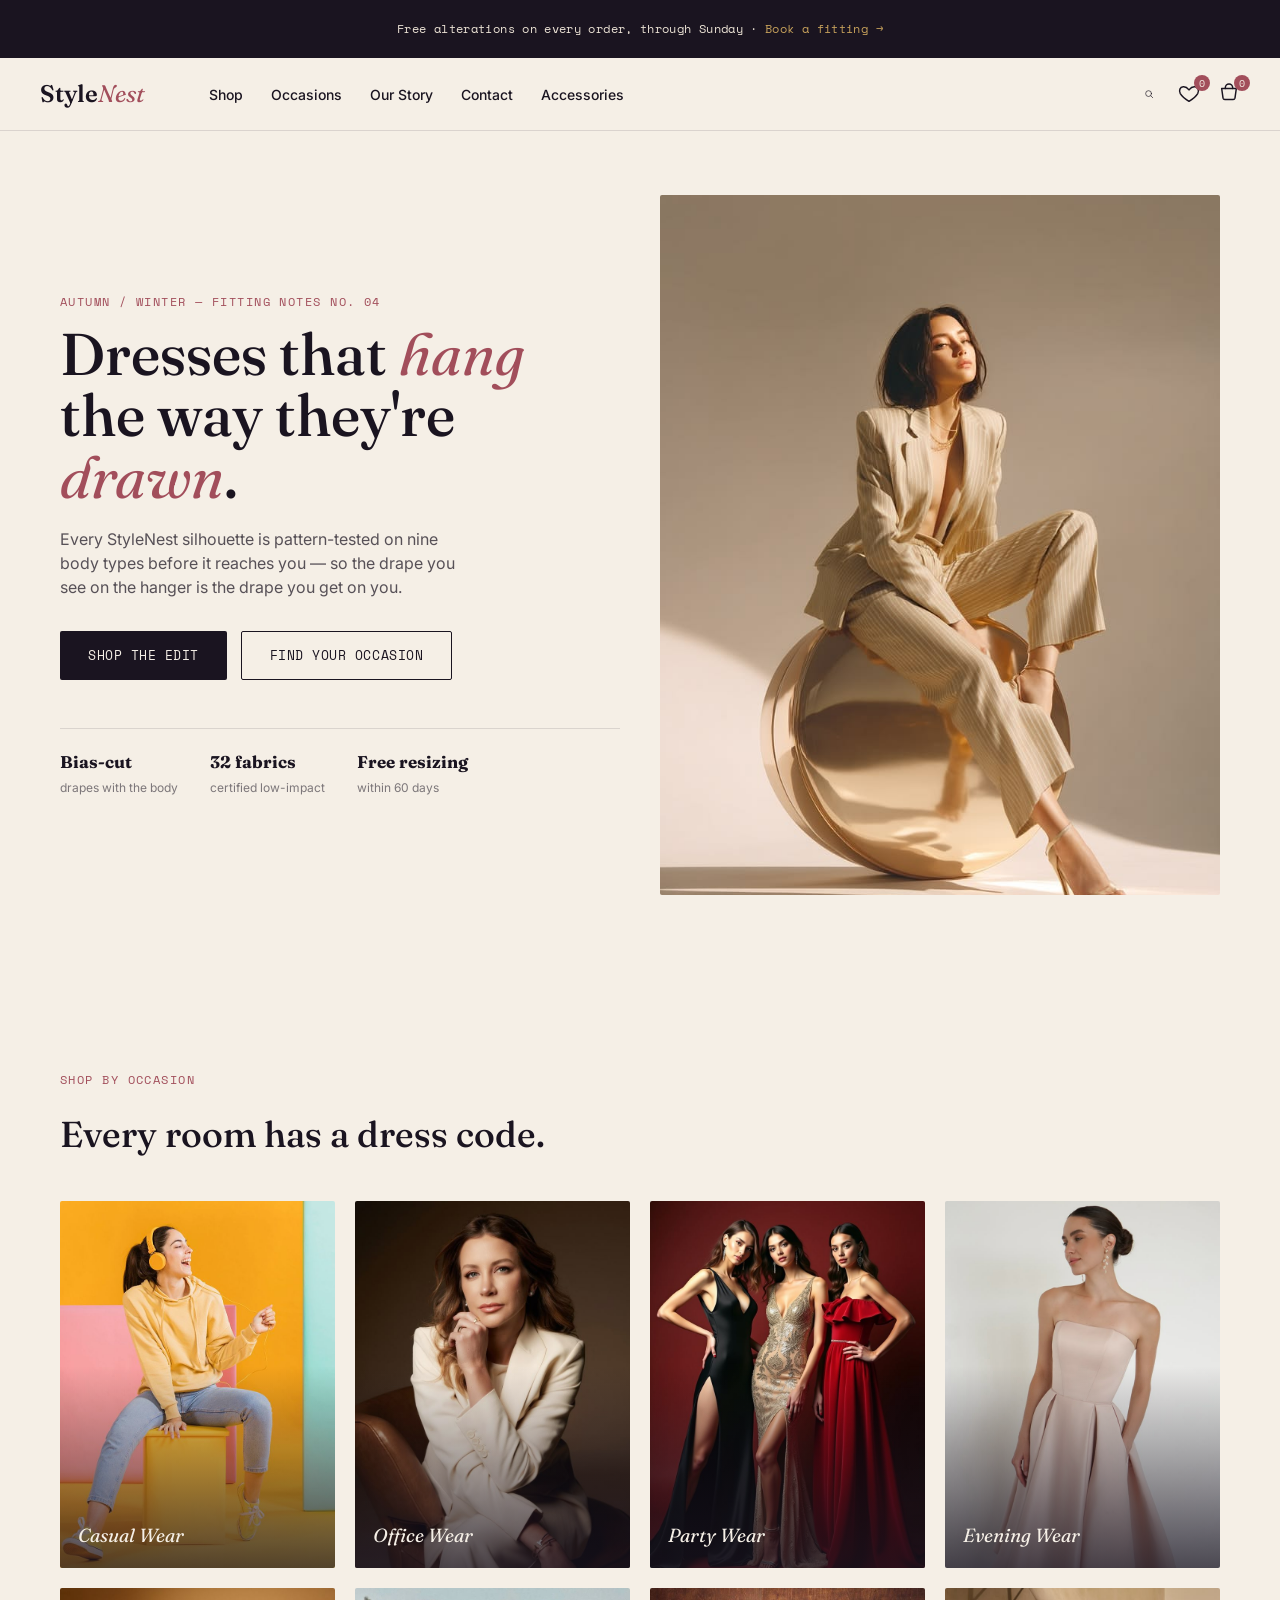
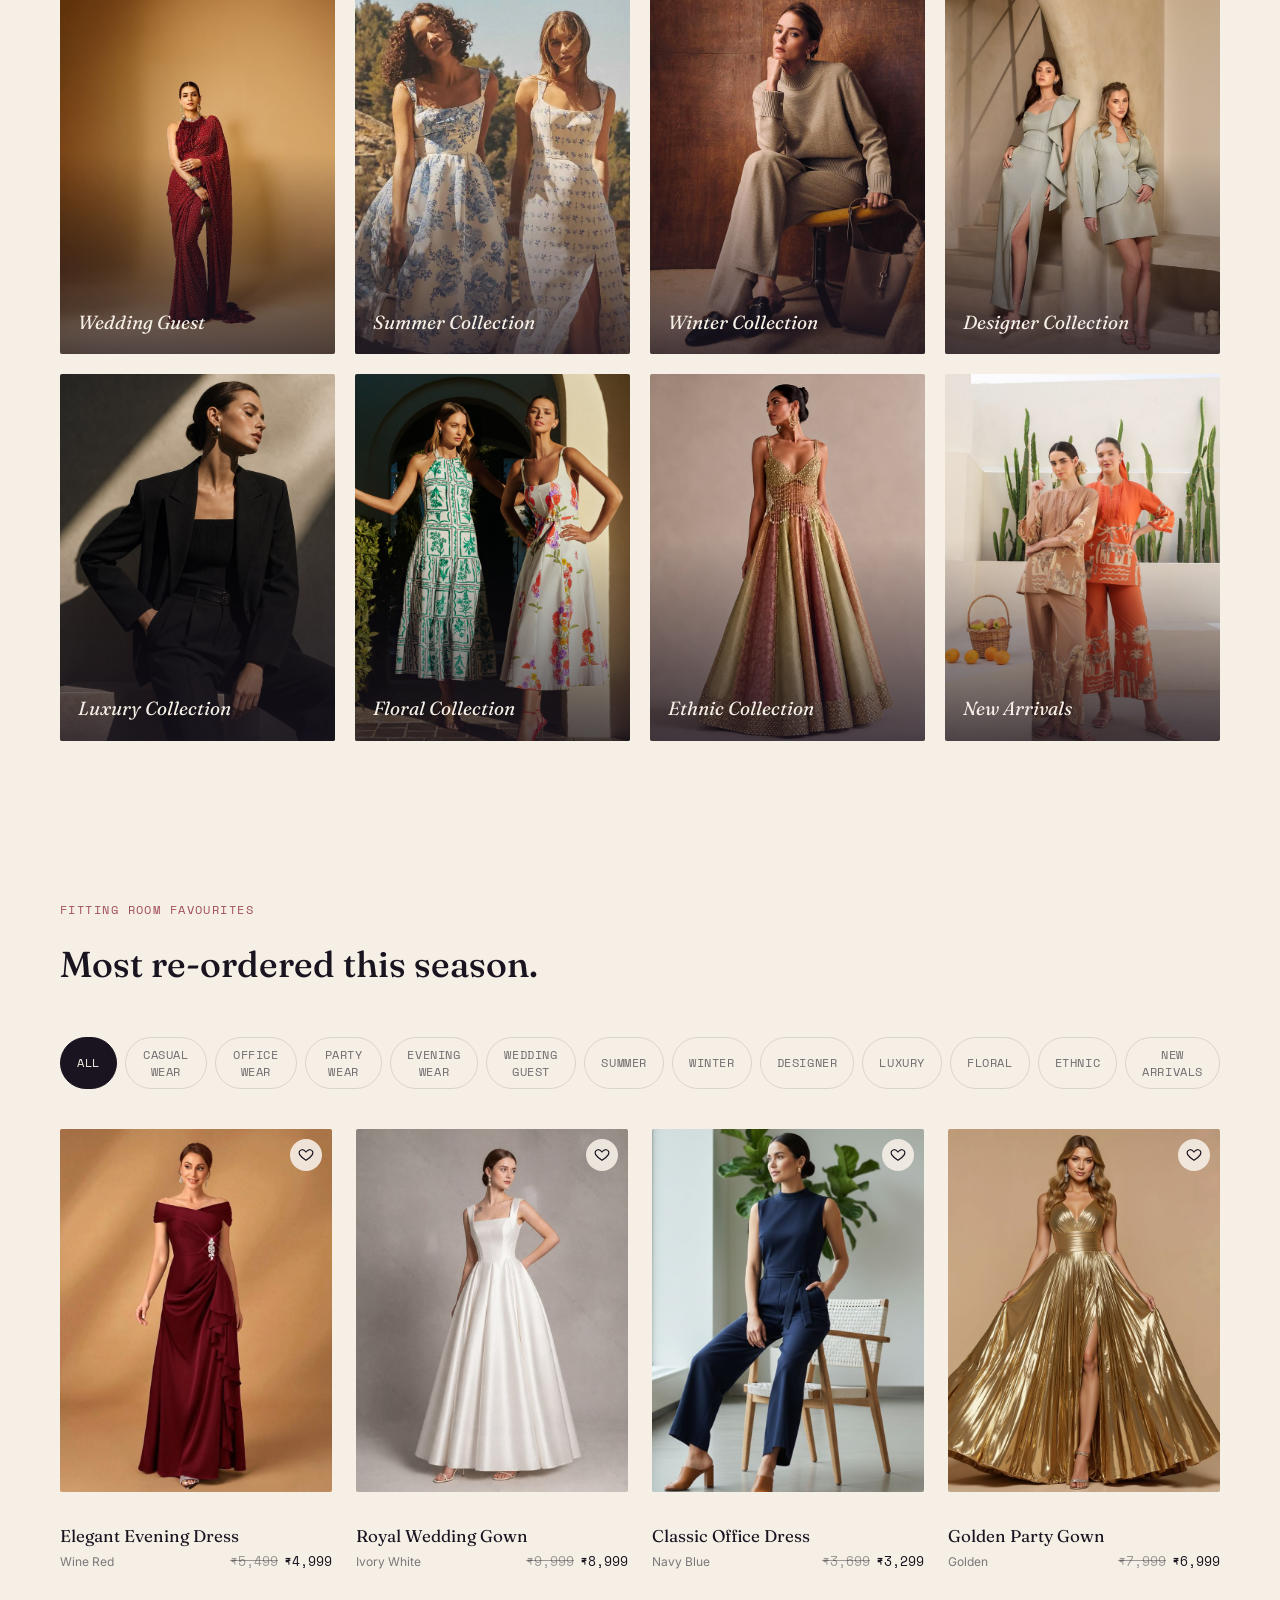
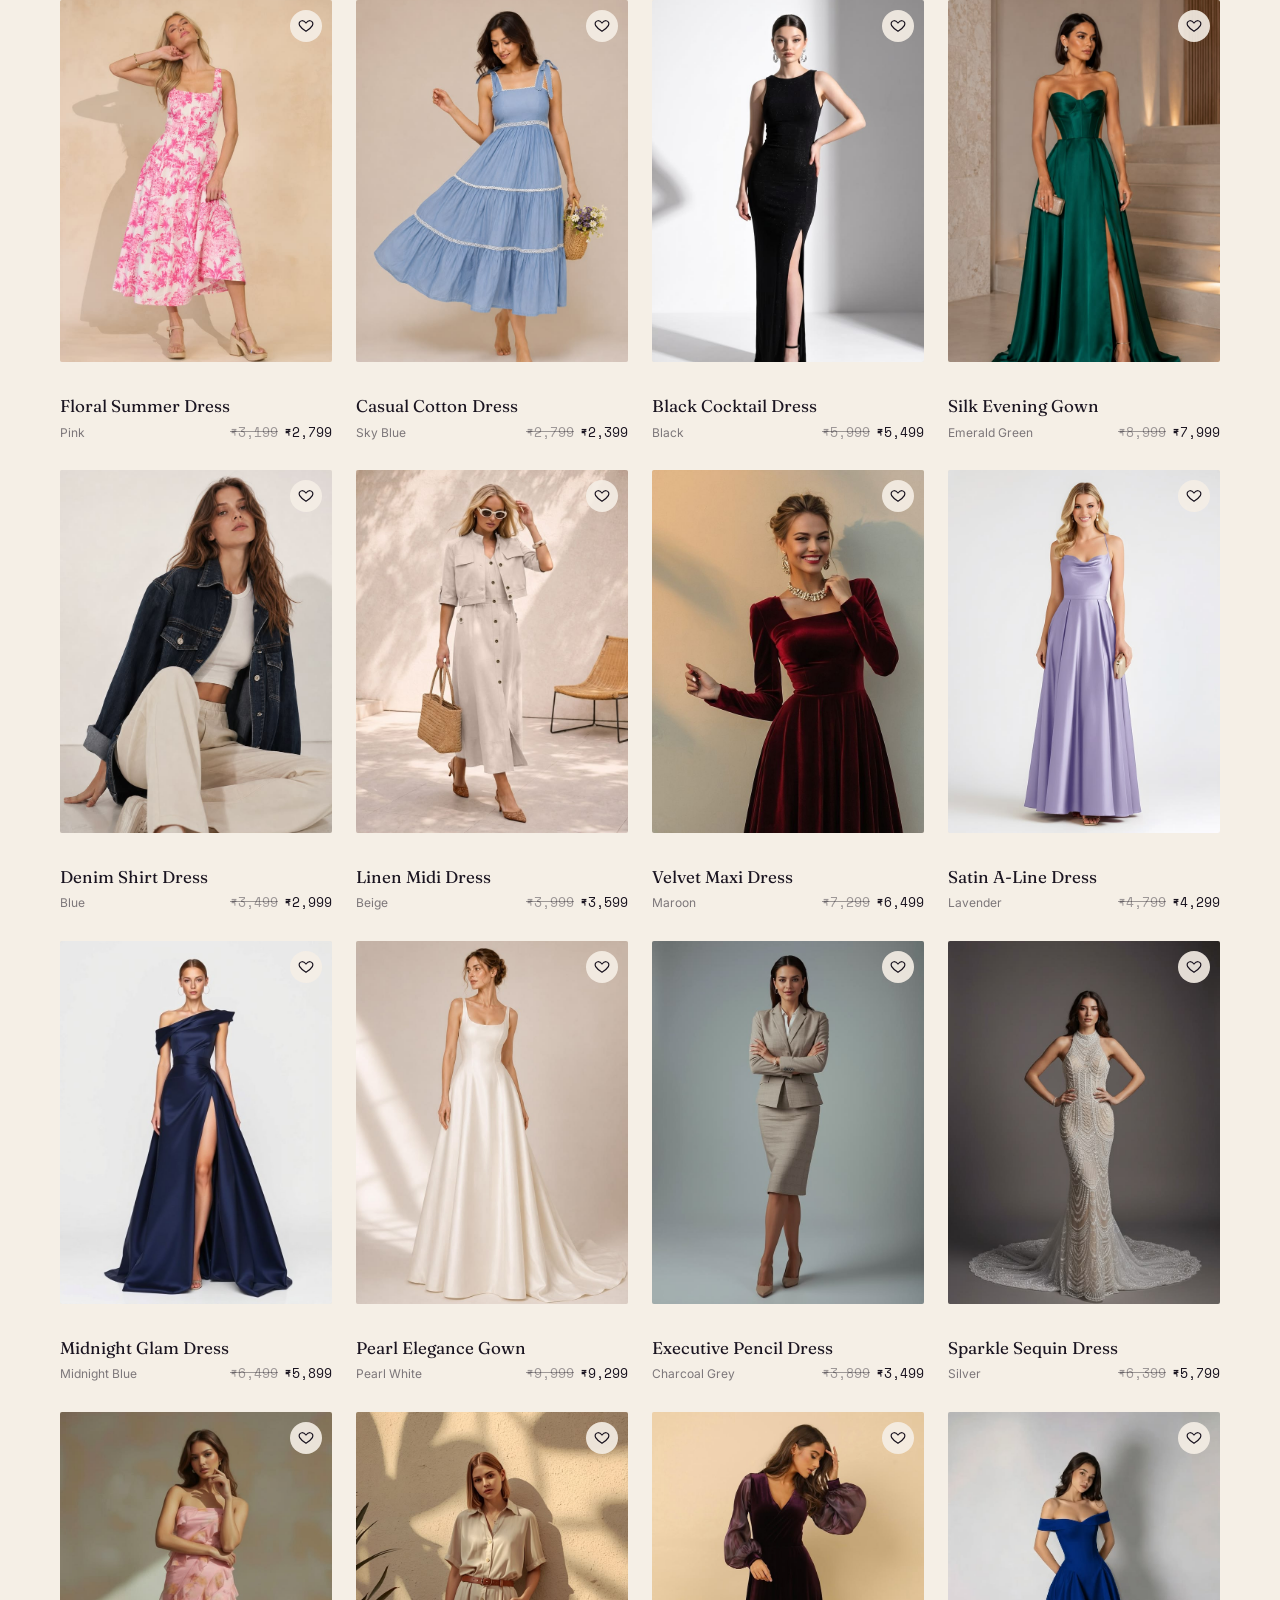
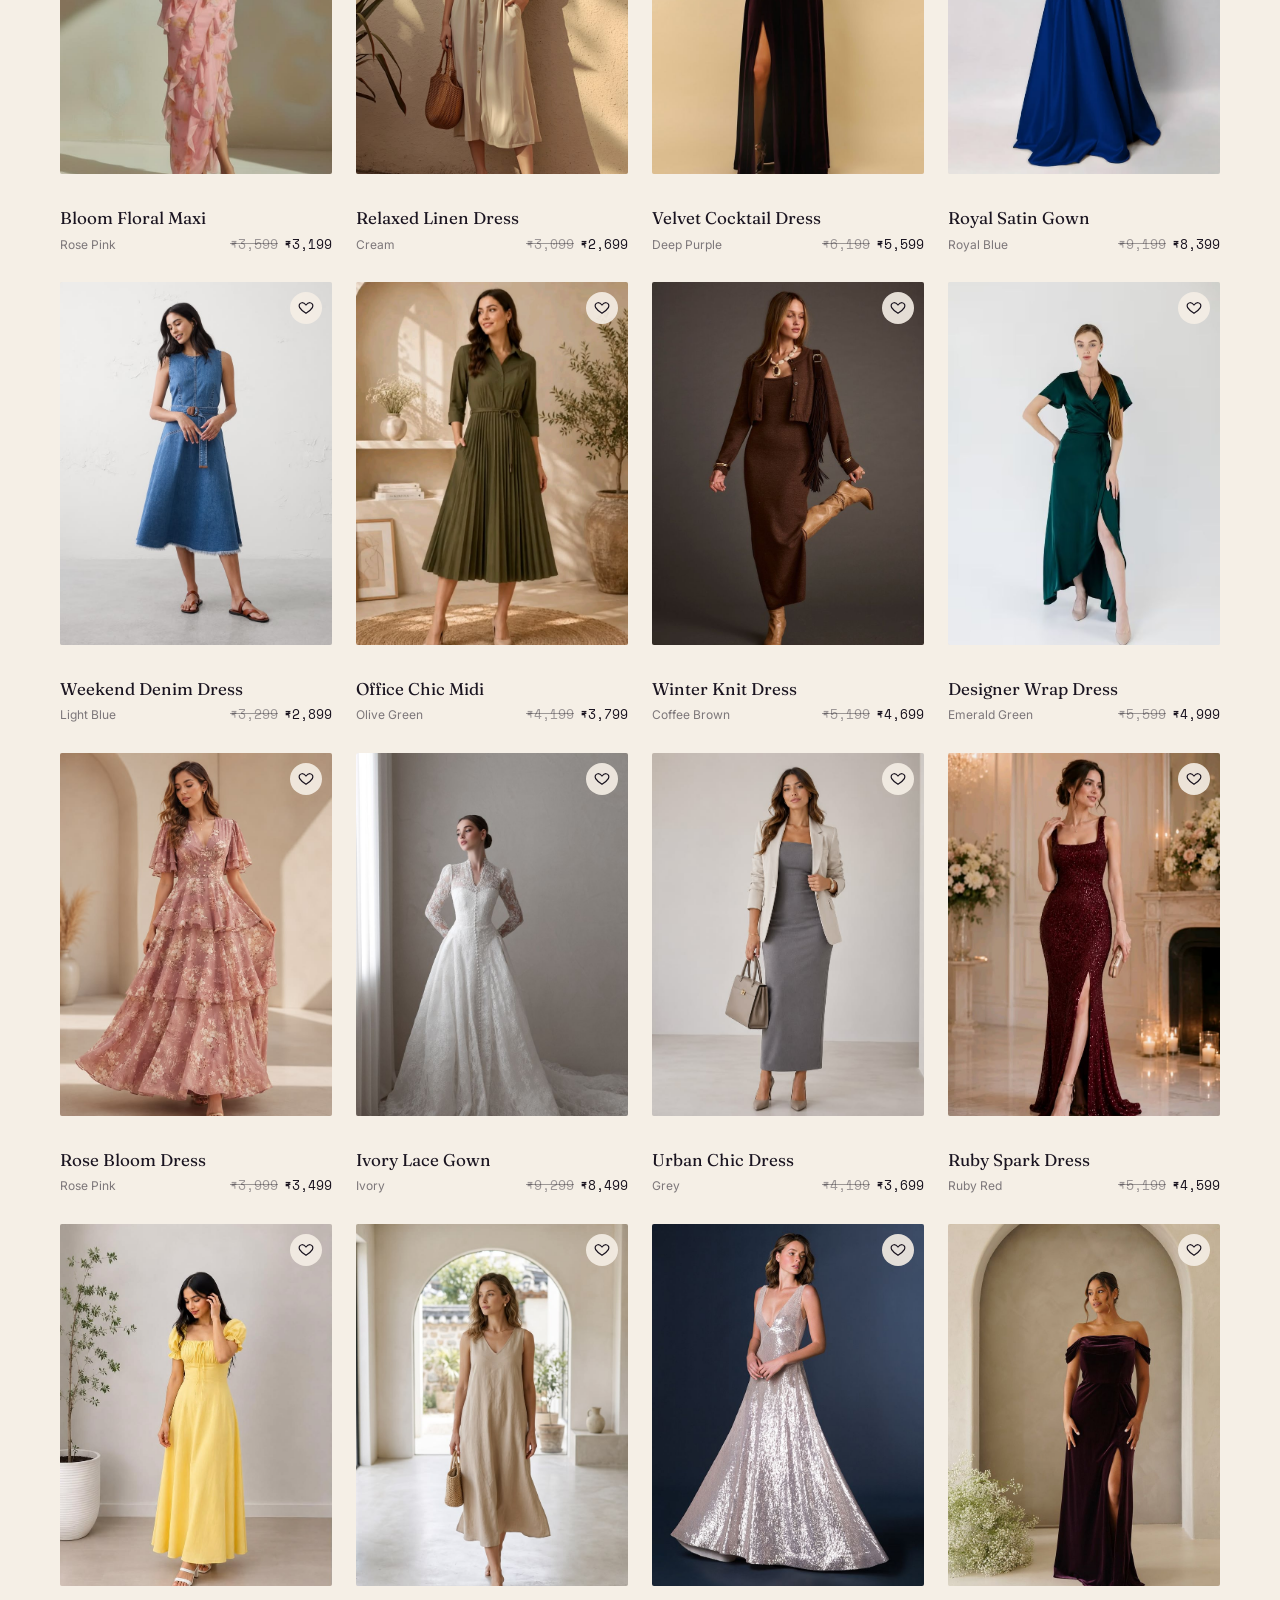
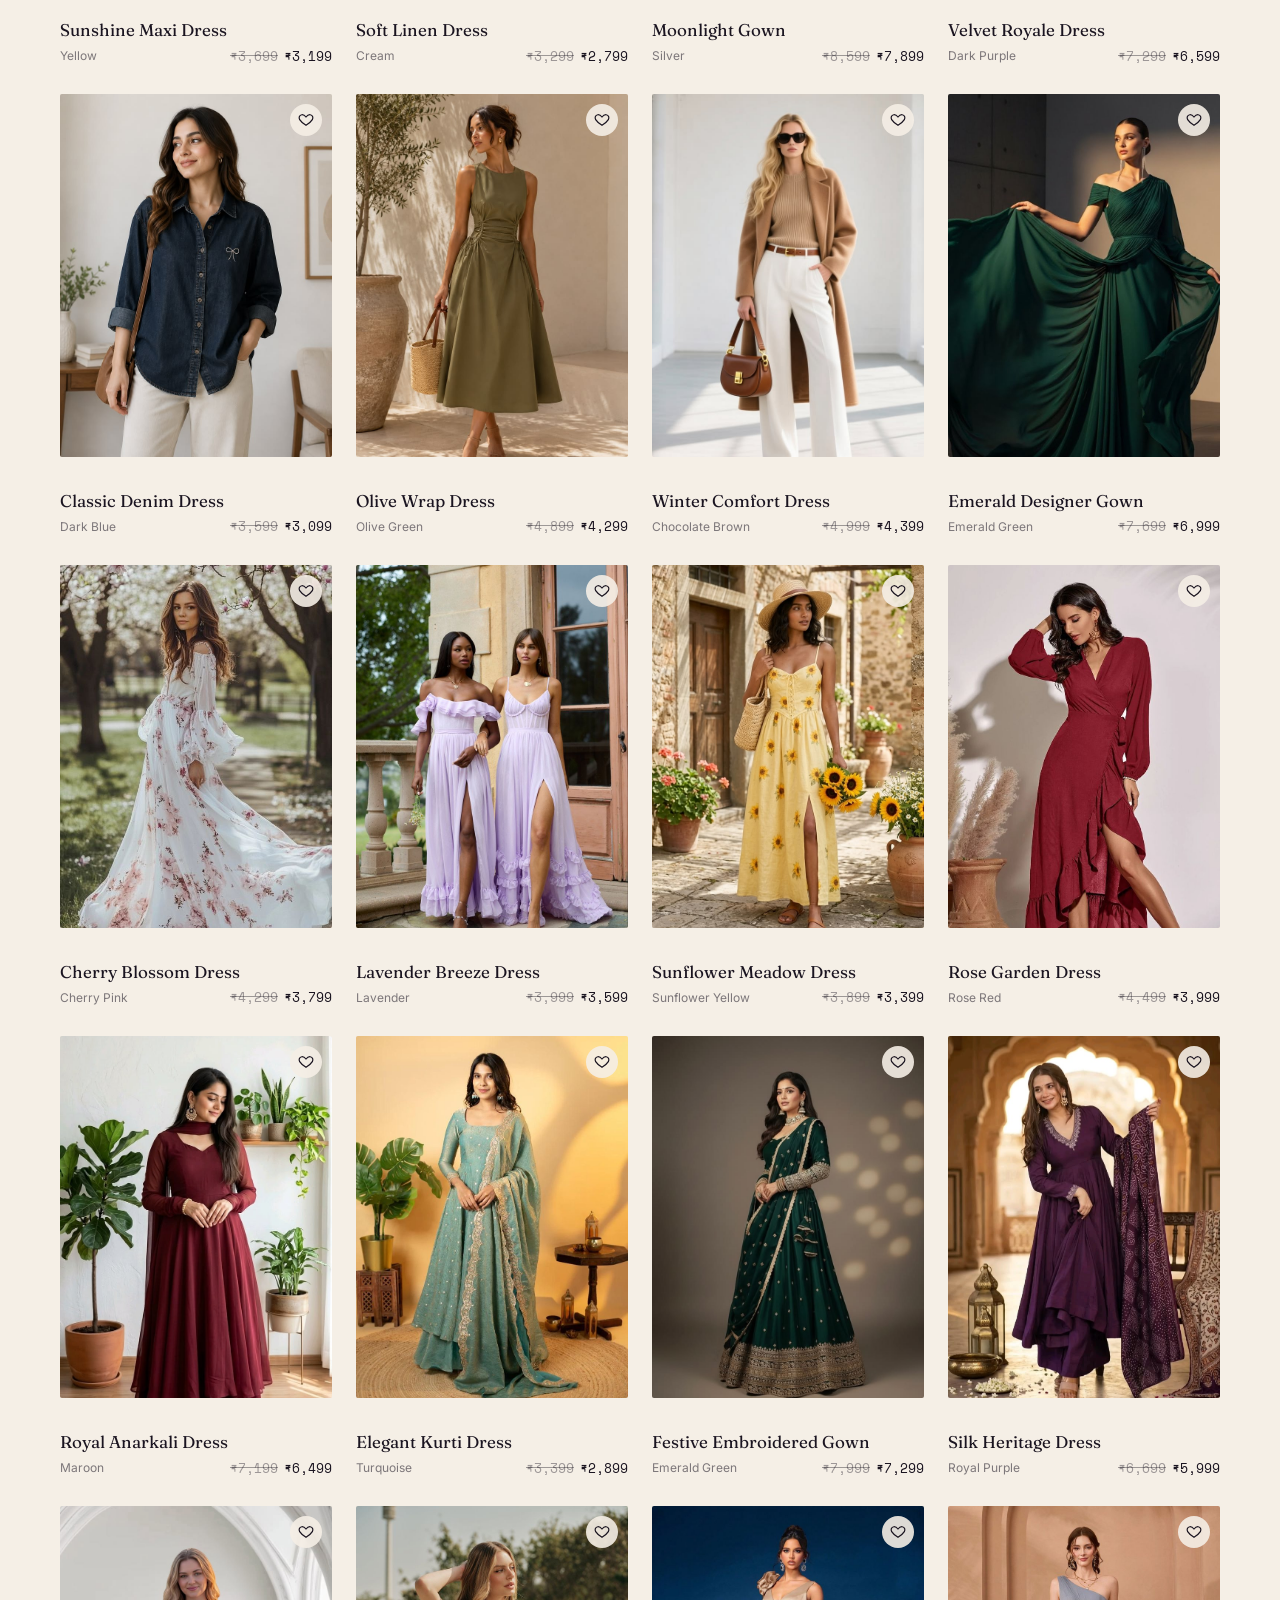
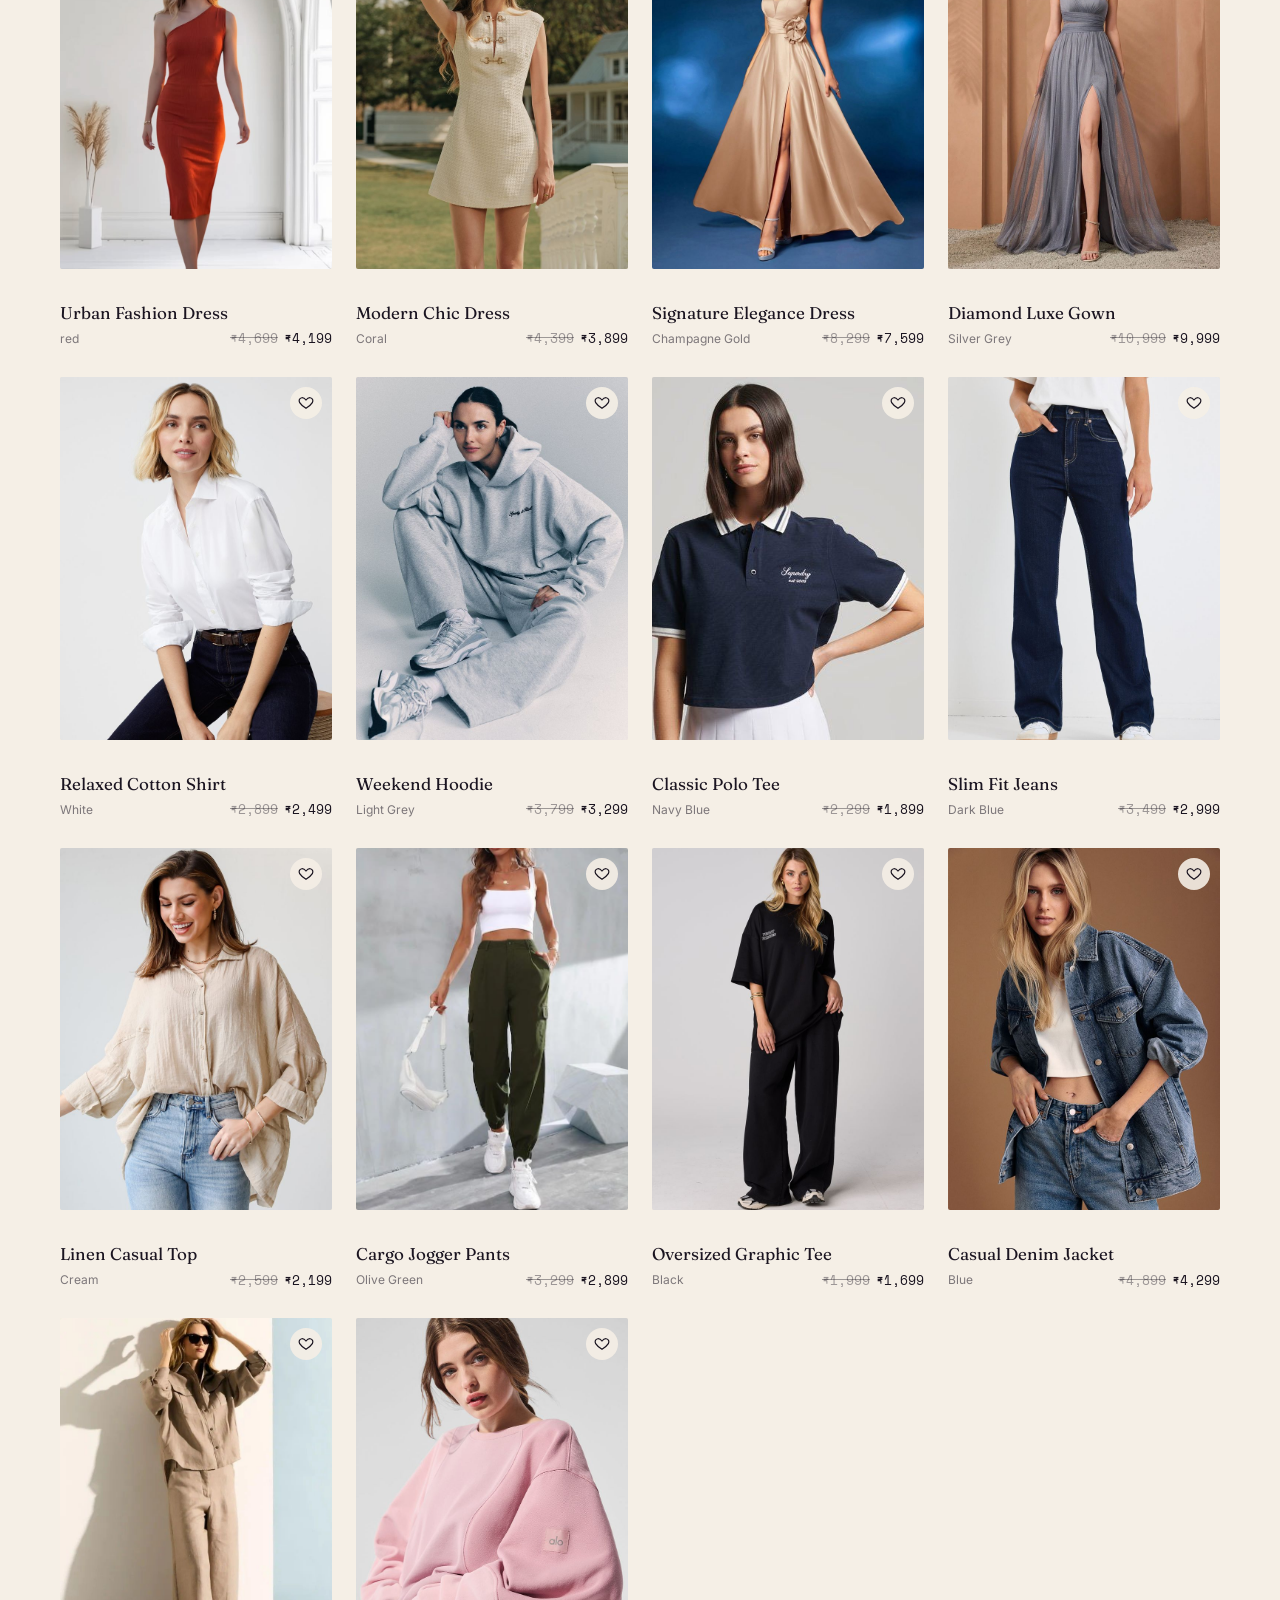
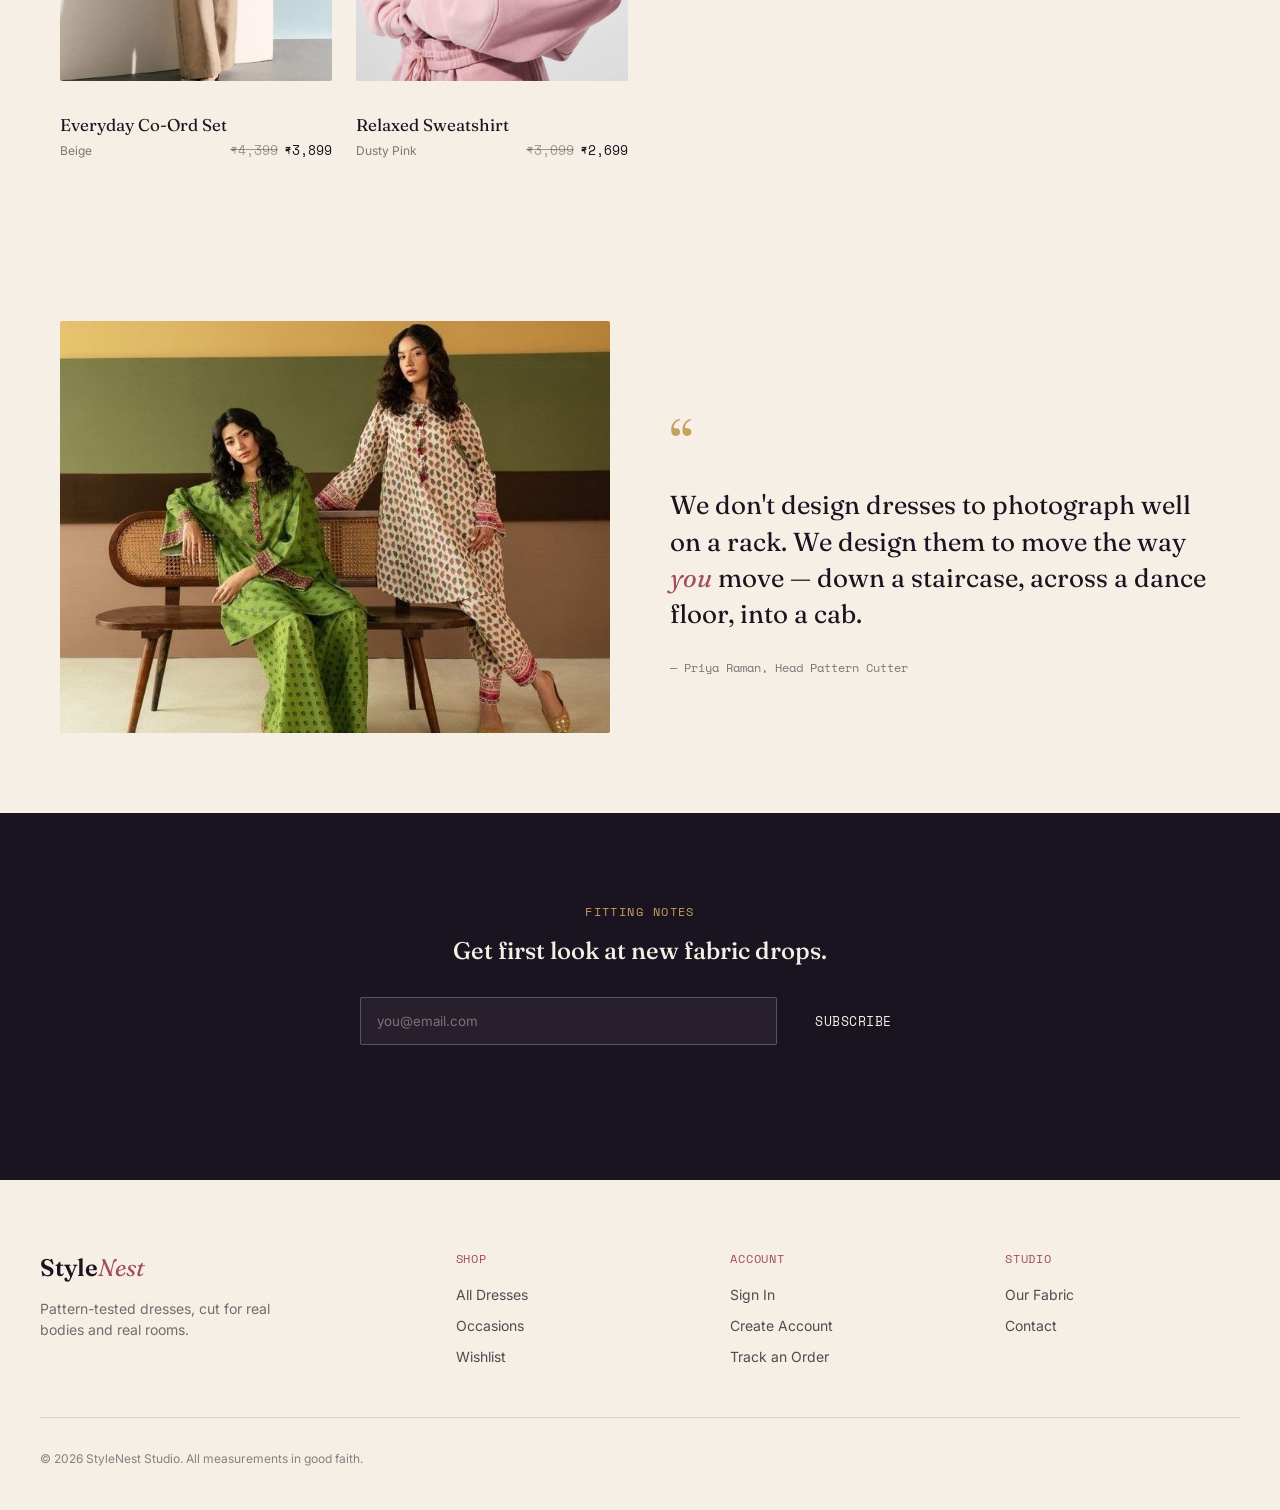
<file: index.html>
<!doctype html>
<html lang="en">
  <head>
    <meta charset="UTF-8" />
    <meta name="viewport" content="width=device-width, initial-scale=1.0" />
    <title>StyleNest — Dresses Cut for the Way You Move</title>
    <link rel="preconnect" href="https://fonts.googleapis.com" />
    <link
      href="https://fonts.googleapis.com/css2?family=Fraunces:ital,opsz,wght@0,9..144,300;0,9..144,500;0,9..144,600;1,9..144,400;1,9..144,500&family=Inter:wght@400;500;600&family=Space+Mono:wght@400;700&display=swap"
      rel="stylesheet"
    />
    <link rel="stylesheet" href="css/style.css" />
  </head>

  <body>
    <!-- ===== Announcement bar ===== -->
    <div class="announce">
      <p>
        Free alterations on every order, through Sunday ·
        <span>Book a fitting →</span>
      </p>
    </div>

    <!-- ===== Header ===== -->
    <header class="site-header" id="siteHeader">
      <button
        class="nav-toggle"
        id="navToggle"
        aria-label="Open menu"
        aria-expanded="false"
      >
        <span></span><span></span><span></span>
      </button>

      <a href="index.html" class="logo">Style<em>Nest</em></a>

      <nav class="main-nav" id="mainNav">
        <a href="shop.html">Shop</a>
        <a href="categories.html">Occasions</a>
        <a href="about.html">Our Story</a>
        <a href="contact.html">Contact</a>
        <a href="accessories.html">Accessories</a>
      </nav>

      <div class="header-icons">
        <button class="icon-btn" id="searchBtn" aria-label="Search">
          <svg viewBox="0 0 24 24">
            <circle cx="11" cy="11" r="7" />
            <line x1="21" y1="21" x2="16.5" y2="16.5" />
          </svg>
        </button>
        <a href="wishlist.html" class="icon-btn" aria-label="Wishlist">
          <svg viewBox="0 0 24 24">
            <path
              d="M12 20s-7-4.35-9.5-8.5C.7 8.1 2.1 4.5 5.7 4.1 8 3.85 10 5 12 7.5 14 5 16 3.85 18.3 4.1c3.6.4 5 4 3.2 7.4C19 15.65 12 20 12 20z"
            />
          </svg>
          <span class="badge" id="wishlistCount">0</span>
        </a>
        <a href="cart.html" class="icon-btn" aria-label="Cart">
          <svg viewBox="0 0 24 24">
            <path
              d="M4 6h16l-1.5 10.5a2 2 0 0 1-2 1.5H7.5a2 2 0 0 1-2-1.5L4 6z"
            />
            <path d="M8 6V5a4 4 0 0 1 8 0v1" />
          </svg>
          <span class="badge" id="cartCount">0</span>
        </a>
      </div>

      <div class="search-panel" id="searchPanel">
        <input
          id="searchInput"
          type="text"
          placeholder="Search dresses..."
          aria-label="Search dresses"
        />
        <button id="searchClose" aria-label="Close search">✕</button>
      </div>
    </header>

    <!-- ===== Hero ===== -->
    <section class="hero">
      <div class="hero-copy">
        <p class="eyebrow">Autumn / Winter — Fitting Notes No. 04</p>
        <h1>Dresses that <em>hang</em><br />the way they're <em>drawn</em>.</h1>
        <p class="hero-sub">
          Every StyleNest silhouette is pattern-tested on nine body types before
          it reaches you — so the drape you see on the hanger is the drape you
          get on you.
        </p>
        <div class="hero-actions">
          <a href="shop.html" class="btn btn-primary">Shop the Edit</a>
          <a href="categories.html" class="btn btn-ghost">Find Your Occasion</a>
        </div>
        <ul class="hero-facts">
          <li><strong>Bias-cut</strong><span>drapes with the body</span></li>
          <li><strong>32 fabrics</strong><span>certified low-impact</span></li>
          <li><strong>Free resizing</strong><span>within 60 days</span></li>
        </ul>
      </div>

      <div class="hero-visual">
        <div class="hero-frame">
          <img
            src="images/hero-frame.jpg"
            alt="Model wearing a flowing terracotta midi dress"
            loading="eager"
          />
        </div>
      </div>
    </section>

    <!-- ===== Occasion strip ===== -->
    <section class="occasions" aria-label="Shop by occasion">
      <div class="section-head">
        <p class="eyebrow">Shop by Occasion</p>
        <h2>Every room has a dress code.</h2>
      </div>

      <div class="occasion-rail">
        <a class="occasion-card" href="categories.html#Casual Wear">
          <img src="images/Casual Wear.jpg" alt="" />
          <span>Casual Wear</span>
        </a>
        <a class="occasion-card" href="categories.html#Office Wear">
          <img src="images/Wear.jpg" alt="Tailored dress for the office" />
          <span>Office Wear</span>
        </a>
        <a class="occasion-card" href="categories.html#Party Wear">
          <img src="images/Party Wear.jpg" alt="Floor length gown for a gala" />
          <span>Party Wear</span>
        </a>
        <a class="occasion-card" href="categories.html#Evening Wear">
          <img
            src="images/Evening Wear.jpg"
            alt="Casual linen dress for daily wear"
          />
          <span>Evening Wear</span>
        </a>
        <a class="occasion-card" href="categories.html#Wedding Guest">
          <img
            src="images/Guest.jpg"
            alt="Guest wearing a pastel wedding-guest dress"
          />
          <span>Wedding Guest</span>
        </a>
        <a class="occasion-card" href="categories.html#Summer Collection">
          <img
            src="images/Summer Collection.jpg"
            alt="Guest wearing a pastel wedding-guest dress"
          />
          <span>Summer Collection</span>
        </a>
        <a class="occasion-card" href="categories.html#Winter Collection">
          <img
            src="images/Winter Collection.jpg"
            alt="Guest wearing a pastel wedding-guest dress"
          />
          <span>Winter Collection</span>
        </a>
        <a class="occasion-card" href="categories.html#Designer Collection">
          <img
            src="images/Designer Collection.jpg"
            alt="Guest wearing a pastel wedding-guest dress"
          />
          <span>Designer Collection</span>
        </a>
        <a class="occasion-card" href="categories.html#Luxury Collection">
          <img
            src="images/Luxury Collection.jpg"
            alt="Guest wearing a pastel wedding-guest dress"
          />
          <span>Luxury Collection</span>
        </a>
        <a class="occasion-card" href="categories.html#Floral Collection">
          <img
            src="images/Floral Collection.jpg"
            alt="Guest wearing a pastel wedding-guest dress"
          />
          <span>Floral Collection</span>
        </a>
        <a class="occasion-card" href="categories.html#Ethnic Collection">
          <img
            src="images/Ethnic Collection.jpg"
            alt="Guest wearing a pastel wedding-guest dress"
          />
          <span>Ethnic Collection</span>
        </a>
        <a class="occasion-card" href="categories.html#New Arrivals">
          <img
            src="images/New Arrivals.jpg"
            alt="Guest wearing a pastel wedding-guest dress"
          />
          <span>New Arrivals</span>
        </a>
      </div>
    </section>

    <!-- ===== Trending products ===== -->
    <section class="trending" id="trending">
      <div class="section-head">
        <p class="eyebrow">Fitting Room Favourites</p>
        <h2>Most re-ordered this season.</h2>
        <div class="tabs" id="filterTabs">
          <div class="tabs" id="filterTabs">
            <button class="tab active" data-filter="all">All</button>
            <button class="tab" data-filter="Casual Wear">Casual Wear</button>
            <button class="tab" data-filter="Office Wear">Office Wear</button>
            <button class="tab" data-filter="Party Wear">Party Wear</button>
            <button class="tab" data-filter="Evening Wear">Evening Wear</button>
            <button class="tab" data-filter="Wedding Guest">
              Wedding Guest
            </button>
            <button class="tab" data-filter="Summer Collection">Summer</button>
            <button class="tab" data-filter="Winter Collection">Winter</button>
            <button class="tab" data-filter="Designer Collection">
              Designer
            </button>
            <button class="tab" data-filter="Luxury Collection">Luxury</button>
            <button class="tab" data-filter="Floral Collection">Floral</button>
            <button class="tab" data-filter="Ethnic Collection">Ethnic</button>
            <button class="tab" data-filter="New Arrivals">New Arrivals</button>
          </div>
        </div>
      </div>
      <div class="product-grid" id="productGrid">
        <!-- Cards injected by script.js -->
      </div>
    </section>

    <!-- ===== Editorial quote ===== -->
    <section class="editorial">
      <img
        src="images/editorial.jpg"
        alt="Close up of dress fabric and stitching detail"
      />
      <div class="editorial-copy">
        <p class="quote-mark">“</p>
        <p class="quote">
          We don't design dresses to photograph well on a rack. We design them
          to move the way <em>you</em> move — down a staircase, across a dance
          floor, into a cab.
        </p>
        <p class="quote-attr">— Priya Raman, Head Pattern Cutter</p>
      </div>
    </section>

    <!-- ===== Newsletter ===== -->
    <section class="newsletter">
      <div class="newsletter-inner">
        <p class="eyebrow eyebrow-light">Fitting Notes</p>
        <h2>Get first look at new fabric drops.</h2>
        <form id="newsletterForm" novalidate>
          <input
            type="email"
            id="newsletterEmail"
            placeholder="you@email.com"
            required
            aria-label="Email address"
          />
          <button type="submit" class="btn btn-primary">Subscribe</button>
        </form>
        <p class="newsletter-msg" id="newsletterMsg" role="status"></p>
      </div>
    </section>

    <!-- ===== Footer ===== -->
    <footer class="site-footer">
      <div class="footer-grid">
        <div class="footer-brand">
          <a href="index.html" class="logo">Style<em>Nest</em></a>
          <p>Pattern-tested dresses, cut for real bodies and real rooms.</p>
        </div>
        <div class="footer-col">
          <h3>Shop</h3>
          <a href="shop.html">All Dresses</a>
          <a href="categories.html">Occasions</a>
          <a href="wishlist.html">Wishlist</a>
        </div>
        <div class="footer-col">
          <h3>Account</h3>
          <a href="login.html">Sign In</a>
          <a href="signup.html">Create Account</a>
          <a href="order.html">Track an Order</a>
        </div>
        <div class="footer-col">
          <h3>Studio</h3>
          <a href="about.html">Our Fabric</a>
          <a href="contact.html">Contact</a>
        </div>
      </div>
      <div class="footer-bottom">
        <p>© 2026 StyleNest Studio. All measurements in good faith.</p>
      </div>
    </footer>

    <div class="toast" id="toast"></div>

    <script src="js/script.js"></script>
  </body>
</html>
</file>
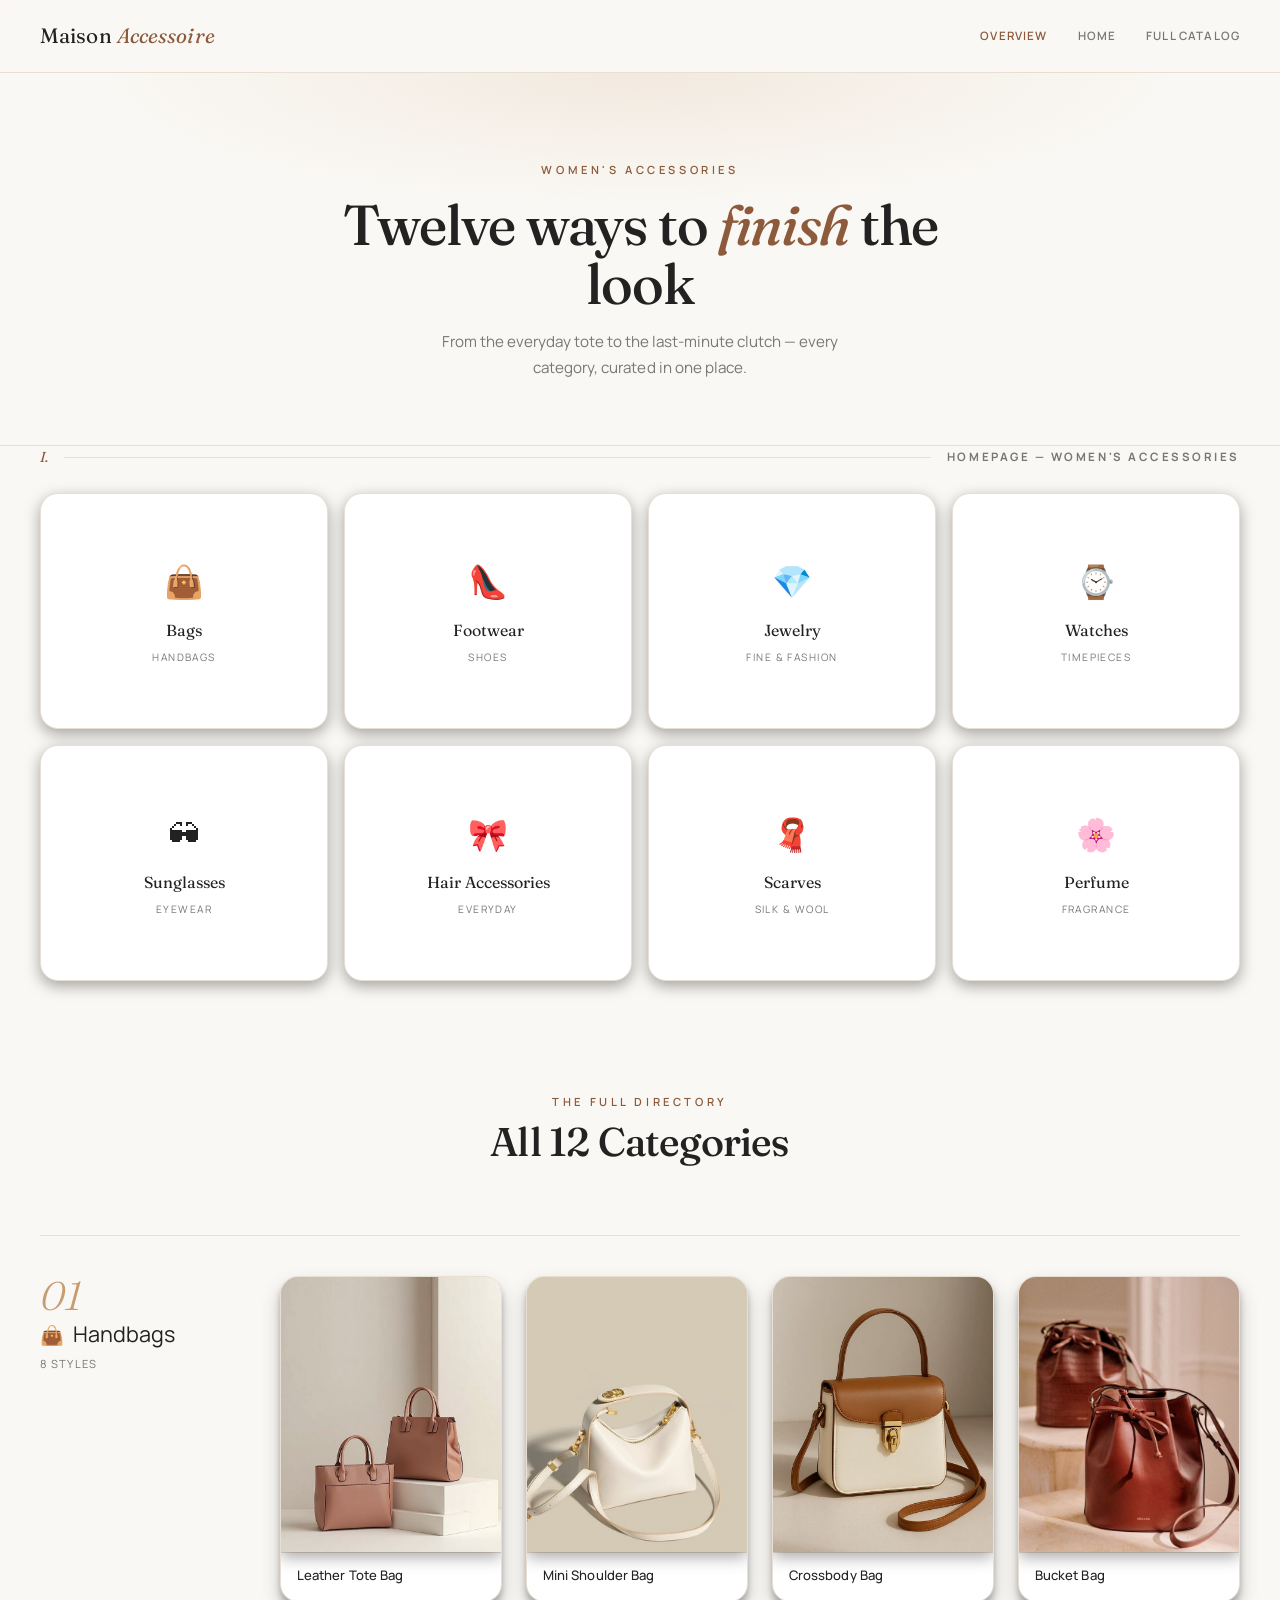
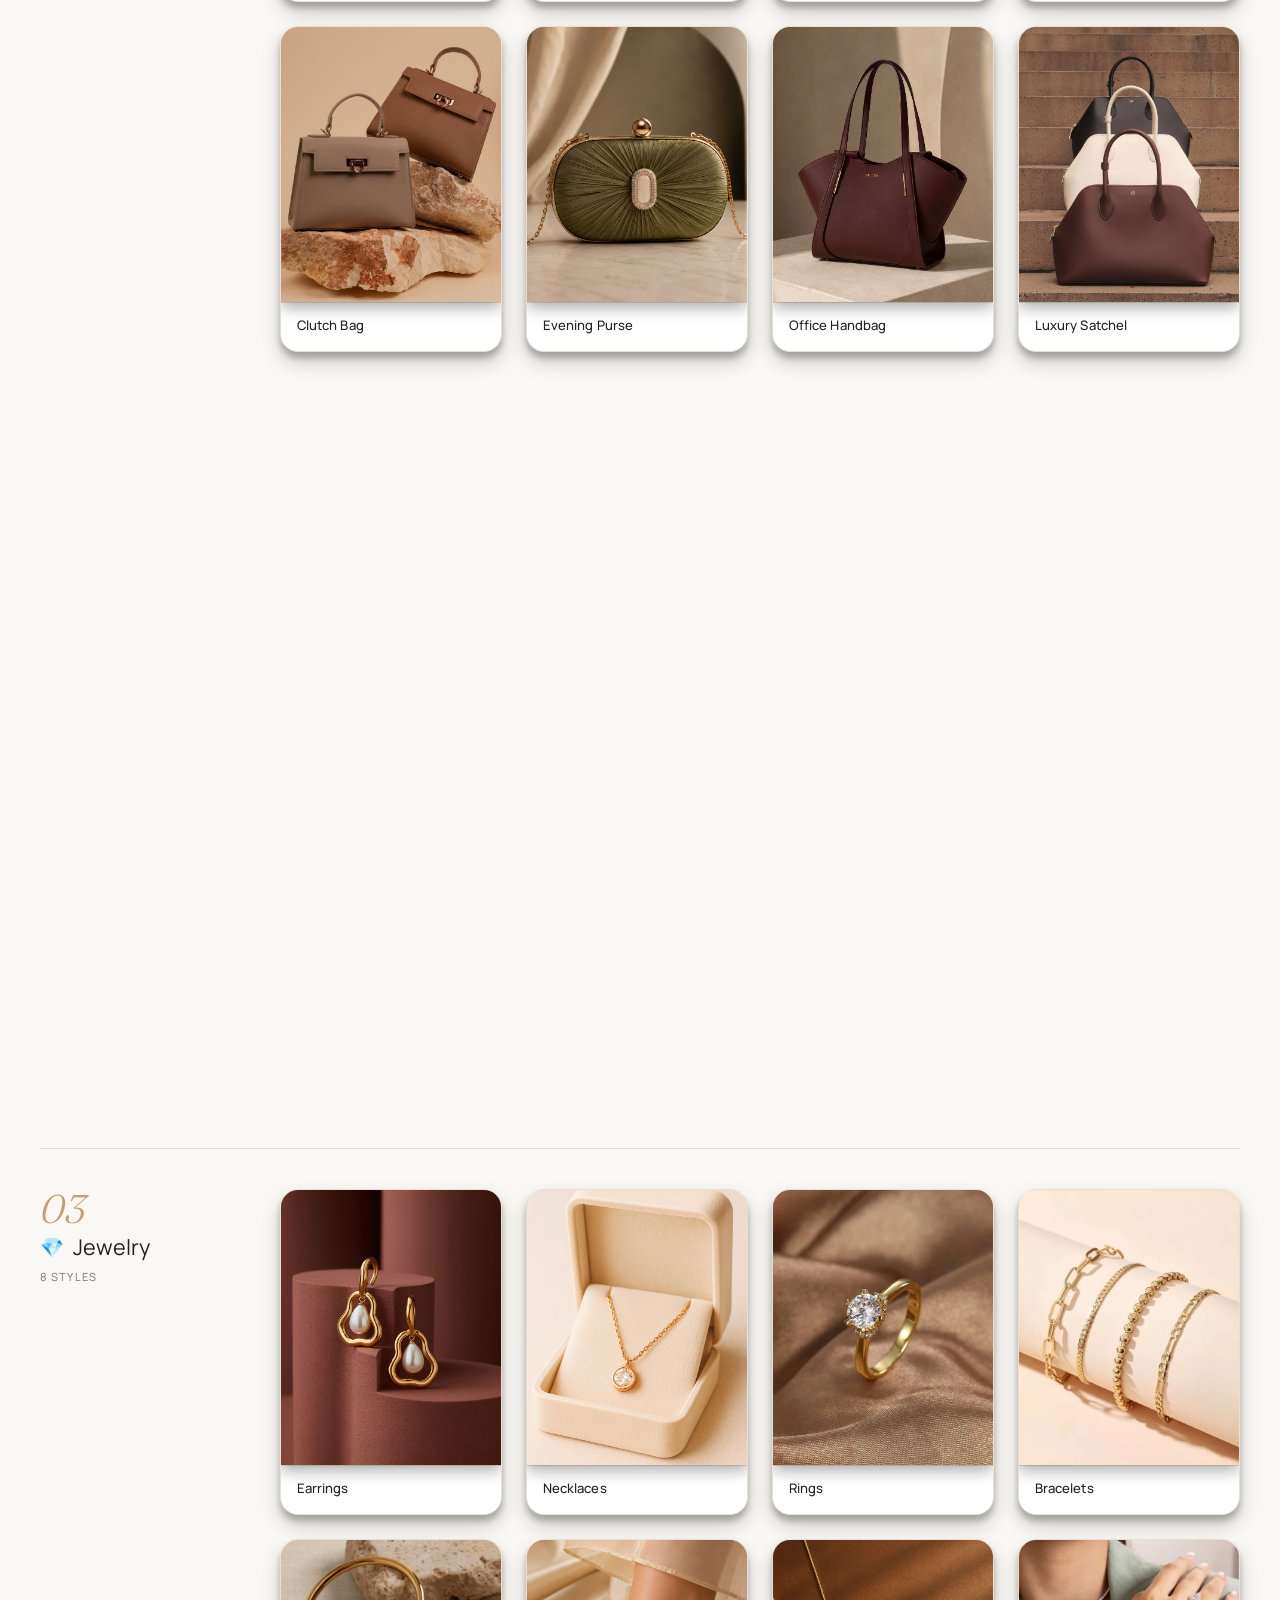
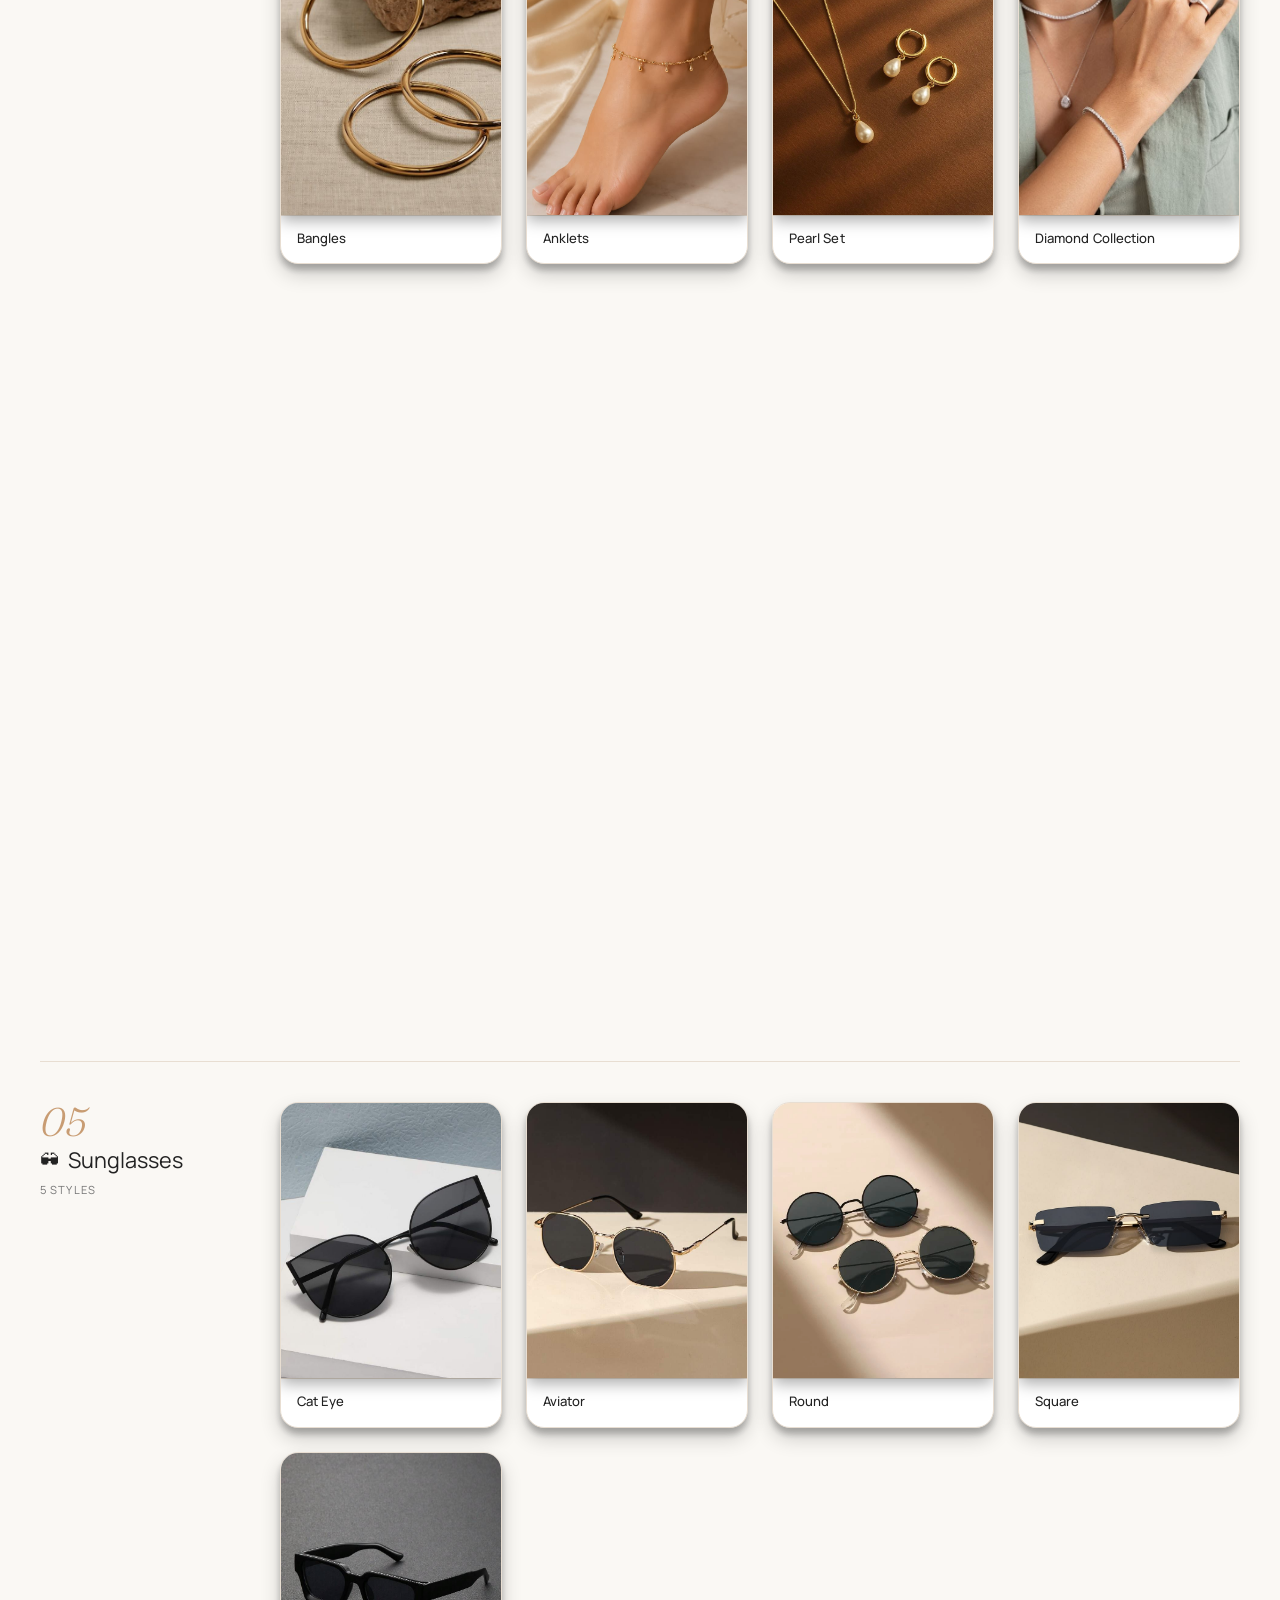
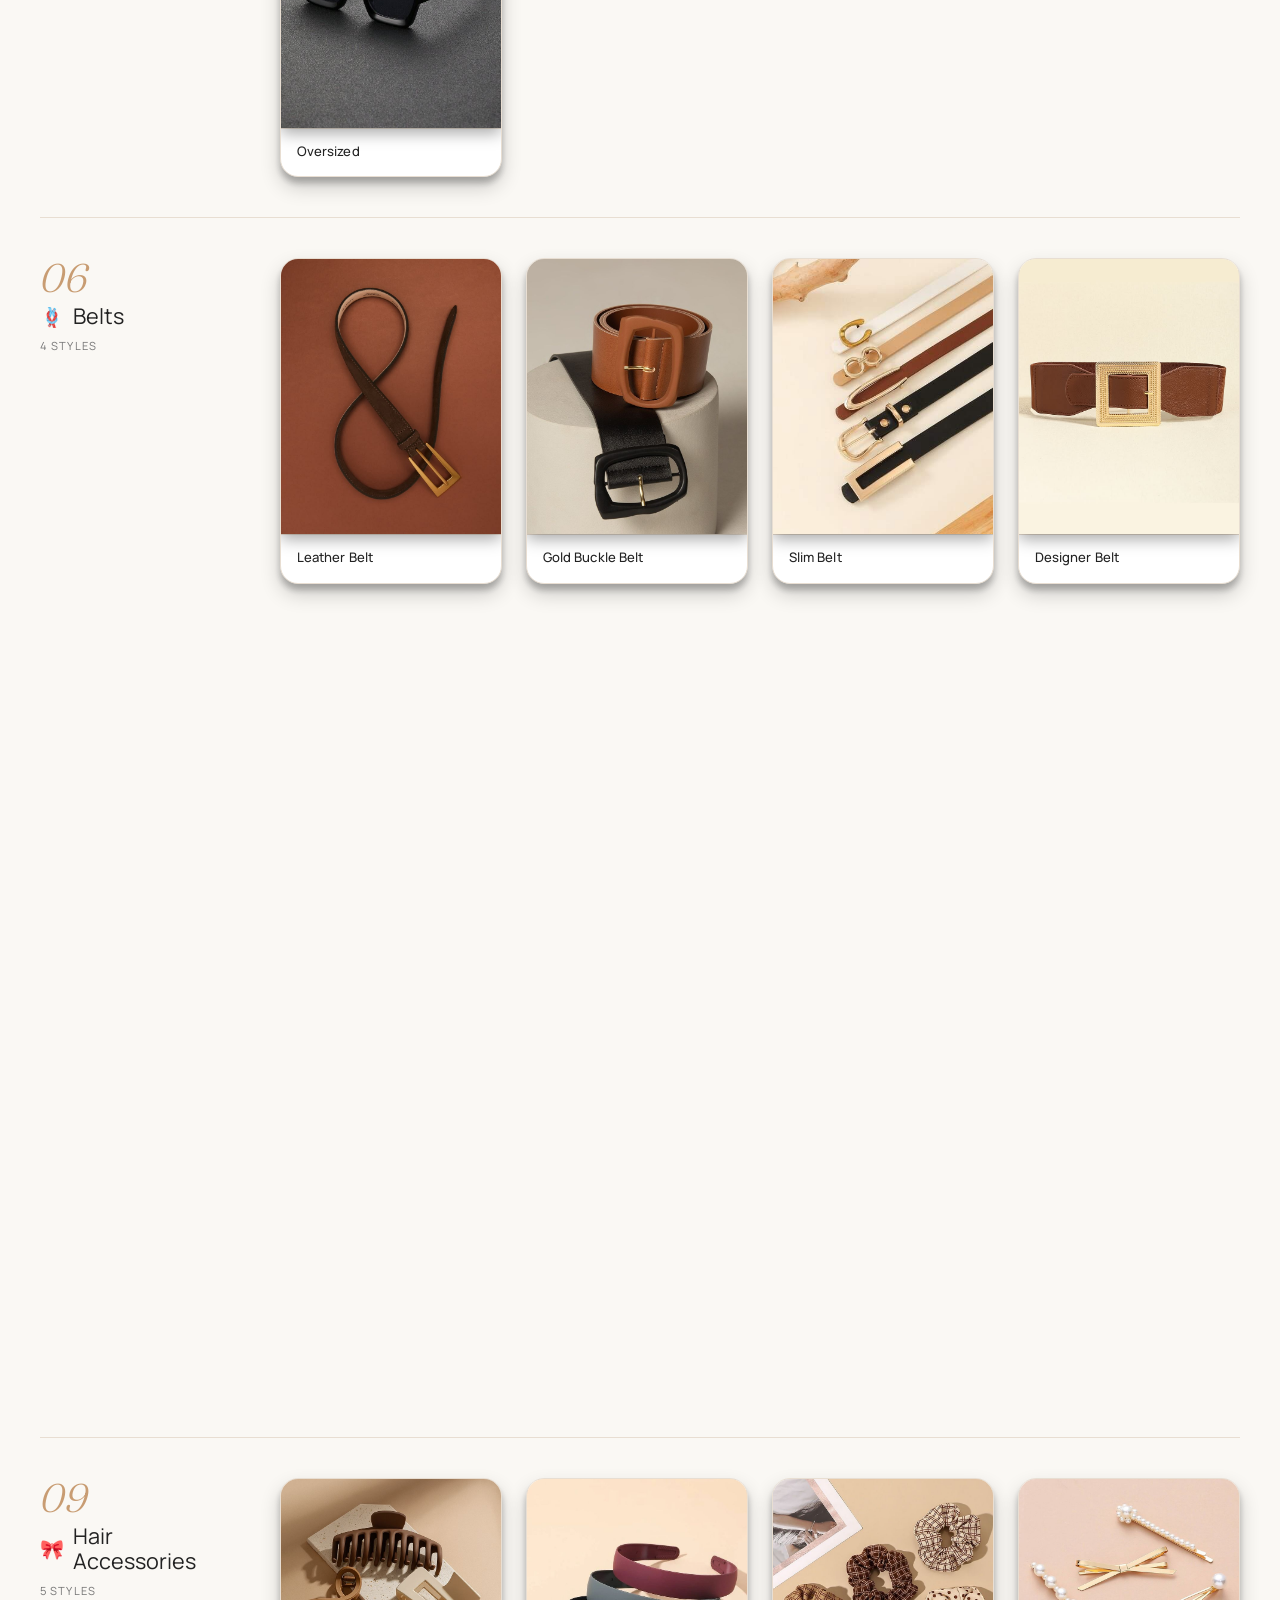
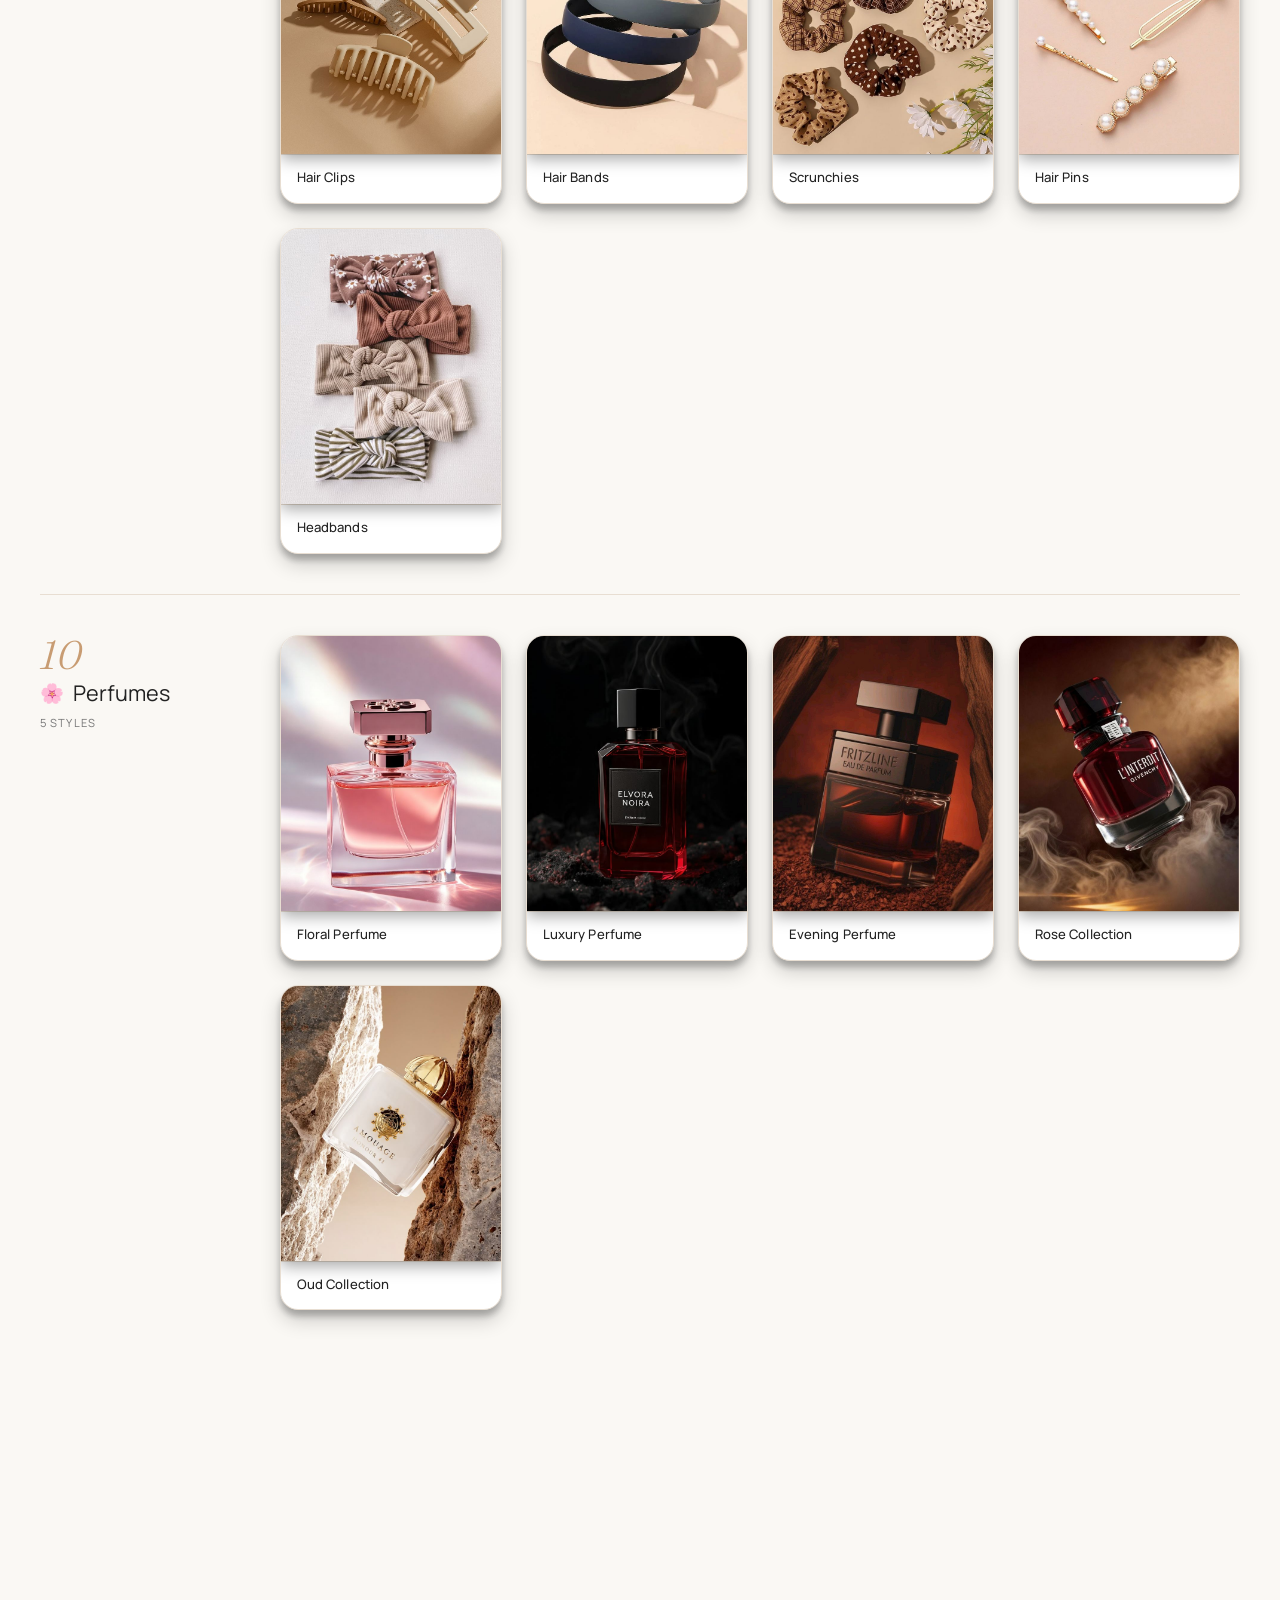
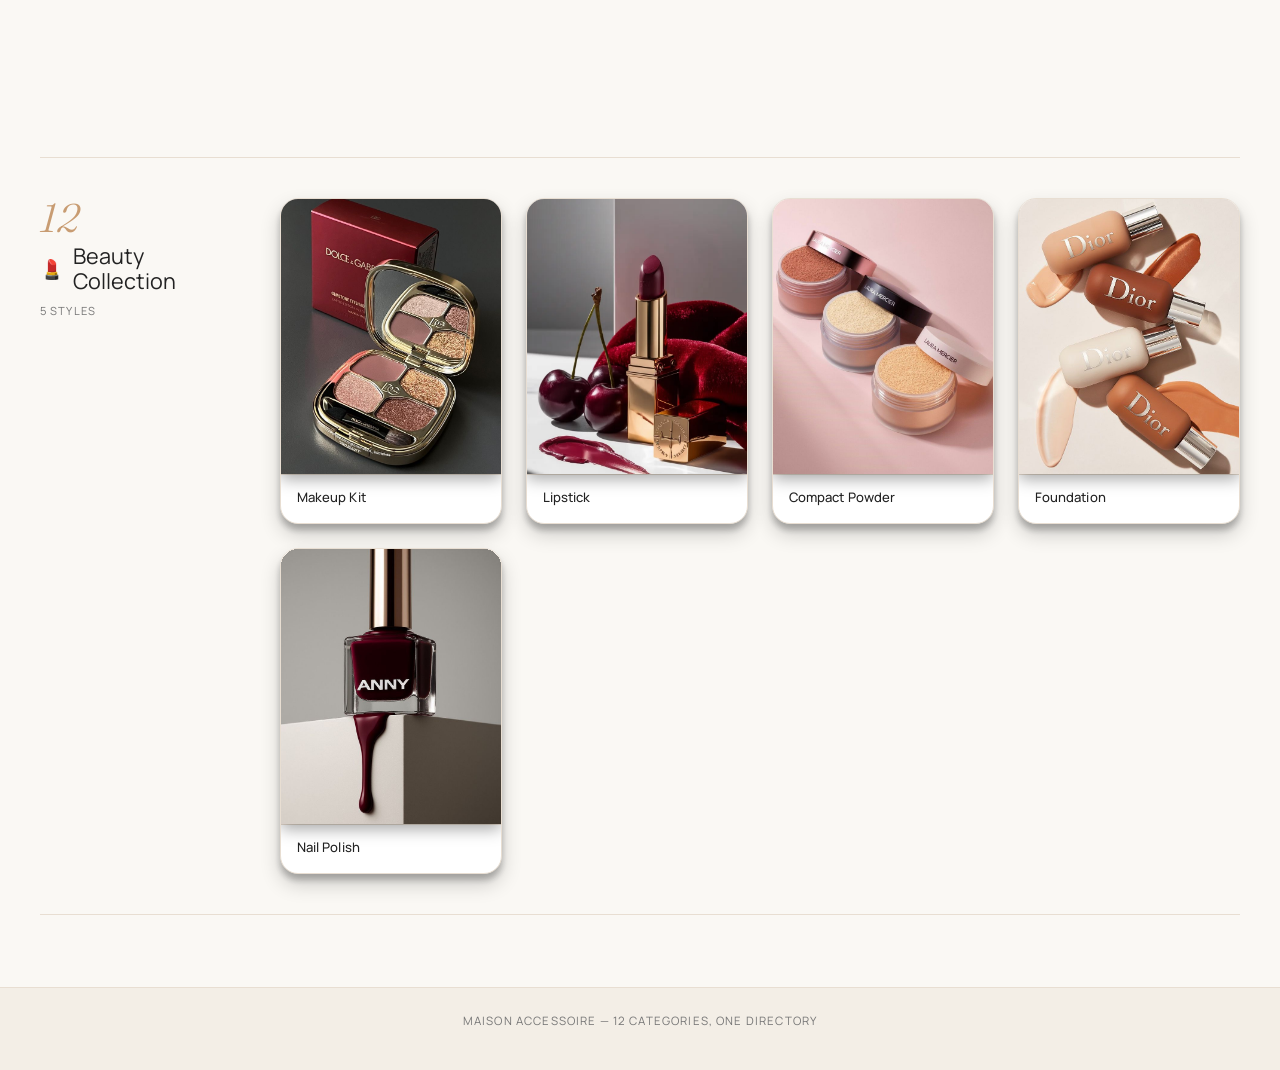
<file: accessories.html>
<!doctype html>
<html lang="en">
  <head>
    <meta charset="UTF-8" />
    <meta name="viewport" content="width=device-width, initial-scale=1.0" />
    <title>Women's Accessories — The Vanity Directory</title>
    <link rel="preconnect" href="https://fonts.googleapis.com" />
    <link
      href="https://fonts.googleapis.com/css2?family=Fraunces:opsz,wght@9..144,300;9..144,400;9..144,500;9..144,600&family=Manrope:wght@400;500;600;700&display=swap"
      rel="stylesheet"
    />
    <link rel="stylesheet" href="css/accessories.css" />
  </head>

  <body>
    <nav class="nav">
      <div class="wrap">
        <div class="brand">Maison <em>Accessoire</em></div>
        <div class="nav-links">
          <a href="#home-section">Overview</a>
          <a href="index.html">Home</a>
          <a href="#catalog">Full Catalog</a>
        </div>
      </div>
    </nav>

    <header class="hero">
      <div class="wrap">
        <span class="eyebrow">Women's Accessories</span>
        <h1>Twelve ways to <em>finish</em> the look</h1>
        <p>
          From the everyday tote to the last-minute clutch — every category,
          curated in one place.
        </p>
      </div>
    </header>

    <!-- ============ HOMEPAGE GRID SECTION ============ -->
    <section id="home-section" class="wrap">
      <div class="section-label">
        <span class="num">I.</span>
        <div class="rule"></div>
        <h2>Homepage — Women's Accessories</h2>
      </div>

      <div class="home-grid">
        <a class="home-tile" href="#cat-1"
          ><span class="icon">👜</span><span class="label">Bags</span
          ><span class="sub">Handbags</span></a
        >
        <a class="home-tile" href="#cat-2"
          ><span class="icon">👠</span><span class="label">Footwear</span
          ><span class="sub">Shoes</span></a
        >
        <a class="home-tile" href="#cat-3"
          ><span class="icon">💎</span><span class="label">Jewelry</span
          ><span class="sub">Fine &amp; Fashion</span></a
        >
        <a class="home-tile" href="#cat-4"
          ><span class="icon">⌚</span><span class="label">Watches</span
          ><span class="sub">Timepieces</span></a
        >
        <a class="home-tile" href="#cat-5"
          ><span class="icon">🕶</span><span class="label">Sunglasses</span
          ><span class="sub">Eyewear</span></a
        >
        <a class="home-tile" href="#cat-9"
          ><span class="icon">🎀</span
          ><span class="label">Hair Accessories</span
          ><span class="sub">Everyday</span></a
        >
        <a class="home-tile" href="#cat-7"
          ><span class="icon">🧣</span><span class="label">Scarves</span
          ><span class="sub">Silk &amp; Wool</span></a
        >
        <a class="home-tile" href="#cat-10"
          ><span class="icon">🌸</span><span class="label">Perfume</span
          ><span class="sub">Fragrance</span></a
        >
      </div>
    </section>

    <!-- ============ FULL CATALOG ============ -->
    <section id="catalog" class="wrap catalog">
      <div class="catalog-head">
        <span class="eyebrow">The Full Directory</span>
        <h2>All 12 Categories</h2>
      </div>

      <div id="cat-1" class="cat-block">
        <div class="cat-meta">
          <span class="cat-index">01</span>
          <div class="cat-title"><span class="glyph">👜</span>Handbags</div>
          <div class="cat-count">8 styles</div>
        </div>
        <div class="chip-row">
          <div class="chip">
            <img
              class="chip-img"
              src="images/accessories/Leather.jpg"
              alt="Leather Tote Bag"
              loading="lazy"
            />
            <span class="chip-label">Leather Tote Bag</span>
          </div>
          <div class="chip">
            <img
              class="chip-img"
              src="images/accessories/Shoulder.jpg"
              alt="Mini Shoulder Bag"
              loading="lazy"
            />
            <span class="chip-label">Mini Shoulder Bag</span>
          </div>
          <div class="chip">
            <img
              class="chip-img"
              src="images/accessories/Crossbody.jpg"
              alt="Crossbody Bag"
              loading="lazy"
            />
            <span class="chip-label">Crossbody Bag</span>
          </div>
          <div class="chip">
            <img
              class="chip-img"
              src="images/accessories/Bucket.jpg"
              alt="Bucket Bag"
              loading="lazy"
            />
            <span class="chip-label">Bucket Bag</span>
          </div>
          <div class="chip">
            <img
              class="chip-img"
              src="images/accessories/Clutch.jpg"
              alt="Clutch Bag"
              loading="lazy"
            />
            <span class="chip-label">Clutch Bag</span>
          </div>
          <div class="chip">
            <img
              class="chip-img"
              src="images/accessories/Purse.jpg"
              alt="Evening Purse"
              loading="lazy"
            />
            <span class="chip-label">Evening Purse</span>
          </div>
          <div class="chip">
            <img
              class="chip-img"
              src="images/accessories/Office.jpg"
              alt="Office Handbag"
              loading="lazy"
            />
            <span class="chip-label">Office Handbag</span>
          </div>
          <div class="chip">
            <img
              class="chip-img"
              src="images/accessories/Luxury.jpg"
              alt="Luxury Satchel"
              loading="lazy"
            />
            <span class="chip-label">Luxury Satchel</span>
          </div>
        </div>
      </div>

      <div id="cat-2" class="cat-block">
        <div class="cat-meta">
          <span class="cat-index">02</span>
          <div class="cat-title"><span class="glyph">👠</span>Footwear</div>
          <div class="cat-count">8 styles</div>
        </div>
        <div class="chip-row">
          <div class="chip">
            <img
              class="chip-img"
              src="images/accessories/Heels.jpg"
              alt="High Heels"
              loading="lazy"
            />
            <span class="chip-label">High Heels</span>
          </div>
          <div class="chip">
            <img
              class="chip-img"
              src="images/accessories/Pumps.jpg"
              alt="Pumps"
              loading="lazy"
            />
            <span class="chip-label">Pumps</span>
          </div>
          <div class="chip">
            <img
              class="chip-img"
              src="images/accessories/Flats.jpg"
              alt="Flats"
              loading="lazy"
            />
            <span class="chip-label">Flats</span>
          </div>
          <div class="chip">
            <img
              class="chip-img"
              src="images/accessories/Sneakers.jpg"
              alt="Sneakers"
              loading="lazy"
            />
            <span class="chip-label">Sneakers</span>
          </div>
          <div class="chip">
            <img
              class="chip-img"
              src="images/accessories/Sandals.jpg"
              alt="Sandals"
              loading="lazy"
            />
            <span class="chip-label">Sandals</span>
          </div>
          <div class="chip">
            <img
              class="chip-img"
              src="images/accessories/Boots.jpg"
              alt="Boots"
              loading="lazy"
            />
            <span class="chip-label">Boots</span>
          </div>
          <div class="chip">
            <img
              class="chip-img"
              src="images/accessories/Loafers.jpg"
              alt="Loafers"
              loading="lazy"
            />
            <span class="chip-label">Loafers</span>
          </div>
          <div class="chip">
            <img
              class="chip-img"
              src="images/accessories/Wedges.jpg"
              alt="Wedges"
              loading="lazy"
            />
            <span class="chip-label">Wedges</span>
          </div>
        </div>
      </div>

      <div id="cat-3" class="cat-block">
        <div class="cat-meta">
          <span class="cat-index">03</span>
          <div class="cat-title"><span class="glyph">💎</span>Jewelry</div>
          <div class="cat-count">8 styles</div>
        </div>
        <div class="chip-row">
          <div class="chip">
            <img
              class="chip-img"
              src="images/accessories/Earrings.jpg"
              alt="Earrings"
              loading="lazy"
            />
            <span class="chip-label">Earrings</span>
          </div>
          <div class="chip">
            <img
              class="chip-img"
              src="images/accessories/Necklaces.jpg"
              alt="Necklaces"
              loading="lazy"
            />
            <span class="chip-label">Necklaces</span>
          </div>
          <div class="chip">
            <img
              class="chip-img"
              src="images/accessories/Rings.jpg"
              alt="Rings"
              loading="lazy"
            />
            <span class="chip-label">Rings</span>
          </div>
          <div class="chip">
            <img
              class="chip-img"
              src="images/accessories/Bracelets.jpg"
              alt="Bracelets"
              loading="lazy"
            />
            <span class="chip-label">Bracelets</span>
          </div>
          <div class="chip">
            <img
              class="chip-img"
              src="images/accessories/Bangles.jpg"
              alt="Bangles"
              loading="lazy"
            />
            <span class="chip-label">Bangles</span>
          </div>
          <div class="chip">
            <img
              class="chip-img"
              src="images/accessories/Anklets.jpg"
              alt="Anklets"
              loading="lazy"
            />
            <span class="chip-label">Anklets</span>
          </div>
          <div class="chip">
            <img
              class="chip-img"
              src="images/accessories/Pearl.jpg"
              alt="Pearl Set"
              loading="lazy"
            />
            <span class="chip-label">Pearl Set</span>
          </div>
          <div class="chip">
            <img
              class="chip-img"
              src="images/accessories/Diamond.jpg"
              alt="Diamond Collection"
              loading="lazy"
            />
            <span class="chip-label">Diamond Collection</span>
          </div>
        </div>
      </div>

      <div id="cat-4" class="cat-block">
        <div class="cat-meta">
          <span class="cat-index">04</span>
          <div class="cat-title"><span class="glyph">⌚</span>Watches</div>
          <div class="cat-count">5 styles</div>
        </div>
        <div class="chip-row">
          <div class="chip">
            <img
              class="chip-img"
              src="images/accessories/Gold.jpg"
              alt="Gold Watch"
              loading="lazy"
            />
            <span class="chip-label">Gold Watch</span>
          </div>
          <div class="chip">
            <img
              class="chip-img"
              src="images/accessories/Silver.jpg"
              alt="Silver Watch"
              loading="lazy"
            />
            <span class="chip-label">Silver Watch</span>
          </div>
          <div class="chip">
            <img
              class="chip-img"
              src="images/accessories/RoseGold.jpg"
              alt="Rose Gold Watch"
              loading="lazy"
            />
            <span class="chip-label">Rose Gold Watch</span>
          </div>
          <div class="chip">
            <img
              class="chip-img"
              src="images/accessories/Strap.jpg"
              alt="Leather Strap Watch"
              loading="lazy"
            />
            <span class="chip-label">Leather Strap Watch</span>
          </div>
          <div class="chip">
            <img
              class="chip-img"
              src="images/accessories/Watch.jpg"
              alt="Luxury Watch"
              loading="lazy"
            />
            <span class="chip-label">Luxury Watch</span>
          </div>
        </div>
      </div>

      <div id="cat-5" class="cat-block">
        <div class="cat-meta">
          <span class="cat-index">05</span>
          <div class="cat-title"><span class="glyph">🕶</span>Sunglasses</div>
          <div class="cat-count">5 styles</div>
        </div>
        <div class="chip-row">
          <div class="chip">
            <img
              class="chip-img"
              src="images/accessories/CatEye.jpg"
              alt="Cat Eye"
              loading="lazy"
            />
            <span class="chip-label">Cat Eye</span>
          </div>
          <div class="chip">
            <img
              class="chip-img"
              src="images/accessories/Aviator.jpg"
              alt="Aviator"
              loading="lazy"
            />
            <span class="chip-label">Aviator</span>
          </div>
          <div class="chip">
            <img
              class="chip-img"
              src="images/accessories/Round.jpg"
              alt="Round"
              loading="lazy"
            />
            <span class="chip-label">Round</span>
          </div>
          <div class="chip">
            <img
              class="chip-img"
              src="images/accessories/Square.jpg"
              alt="Square"
              loading="lazy"
            />
            <span class="chip-label">Square</span>
          </div>
          <div class="chip">
            <img
              class="chip-img"
              src="images/accessories/Oversized.jpg"
              alt="Oversized"
              loading="lazy"
            />
            <span class="chip-label">Oversized</span>
          </div>
        </div>
      </div>

      <div id="cat-6" class="cat-block">
        <div class="cat-meta">
          <span class="cat-index">06</span>
          <div class="cat-title"><span class="glyph">🪢</span>Belts</div>
          <div class="cat-count">4 styles</div>
        </div>
        <div class="chip-row">
          <div class="chip">
            <img
              class="chip-img"
              src="images/accessories/Belt.jpg"
              alt="Leather Belt"
              loading="lazy"
            />
            <span class="chip-label">Leather Belt</span>
          </div>
          <div class="chip">
            <img
              class="chip-img"
              src="images/accessories/Buckle.jpg"
              alt="Gold Buckle Belt"
              loading="lazy"
            />
            <span class="chip-label">Gold Buckle Belt</span>
          </div>
          <div class="chip">
            <img
              class="chip-img"
              src="images/accessories/Slim.jpg"
              alt="Slim Belt"
              loading="lazy"
            />
            <span class="chip-label">Slim Belt</span>
          </div>
          <div class="chip">
            <img
              class="chip-img"
              src="images/accessories/Designer.jpg"
              alt="Designer Belt"
              loading="lazy"
            />
            <span class="chip-label">Designer Belt</span>
          </div>
        </div>
      </div>

      <div id="cat-7" class="cat-block">
        <div class="cat-meta">
          <span class="cat-index">07</span>
          <div class="cat-title"><span class="glyph">🧣</span>Scarves</div>
          <div class="cat-count">4 styles</div>
        </div>
        <div class="chip-row">
          <div class="chip">
            <img
              class="chip-img"
              src="images/accessories/Silk.jpg"
              alt="Silk Scarf"
              loading="lazy"
            />
            <span class="chip-label">Silk</span>
          </div>
          <div class="chip">
            <img
              class="chip-img"
              src="images/accessories/Printed.jpg"
              alt="Printed Scarf"
              loading="lazy"
            />
            <span class="chip-label">Printed Scarf</span>
          </div>
          <div class="chip">
            <img
              class="chip-img"
              src="images/accessories/Scarf.jpg"
              alt="Winter Scarf"
              loading="lazy"
            />
            <span class="chip-label">Winter Scarf</span>
          </div>
          <div class="chip">
            <img
              class="chip-img"
              src="images/accessories/Cashmere.jpg"
              alt="Cashmere Shawl"
              loading="lazy"
            />
            <span class="chip-label">Cashmere Shawl</span>
          </div>
        </div>
      </div>

      <div id="cat-8" class="cat-block">
        <div class="cat-meta">
          <span class="cat-index">08</span>
          <div class="cat-title"><span class="glyph">👒</span>Hats</div>
          <div class="cat-count">4 styles</div>
        </div>
        <div class="chip-row">
          <div class="chip">
            <img
              class="chip-img"
              src="images/accessories/Fedora.jpg"
              alt="Fedora"
              loading="lazy"
            />
            <span class="chip-label">Fedora</span>
          </div>
          <div class="chip">
            <img
              class="chip-img"
              src="images/accessories/Hat.jpg"
              alt="Bucket Hat"
              loading="lazy"
            />
            <span class="chip-label">Bucket Hat</span>
          </div>
          <div class="chip">
            <img
              class="chip-img"
              src="images/accessories/WideBrim.jpg"
              alt="Wide Brim Hat"
              loading="lazy"
            />
            <span class="chip-label">Wide Brim Hat</span>
          </div>
          <div class="chip">
            <img
              class="chip-img"
              src="images/accessories/Cap.jpg"
              alt="Cap"
              loading="lazy"
            />
            <span class="chip-label">Cap</span>
          </div>
        </div>
      </div>

      <div id="cat-9" class="cat-block">
        <div class="cat-meta">
          <span class="cat-index">09</span>
          <div class="cat-title">
            <span class="glyph">🎀</span>Hair Accessories
          </div>
          <div class="cat-count">5 styles</div>
        </div>
        <div class="chip-row">
          <div class="chip">
            <img
              class="chip-img"
              src="images/accessories/Hair.jpg"
              alt="Hair Clips"
              loading="lazy"
            />
            <span class="chip-label">Hair Clips</span>
          </div>
          <div class="chip">
            <img
              class="chip-img"
              src="images/accessories/Bands.jpg"
              alt="Hair Bands"
              loading="lazy"
            />
            <span class="chip-label">Hair Bands</span>
          </div>
          <div class="chip">
            <img
              class="chip-img"
              src="images/accessories/Scrunchies.jpg"
              alt="Scrunchies"
              loading="lazy"
            />
            <span class="chip-label">Scrunchies</span>
          </div>
          <div class="chip">
            <img
              class="chip-img"
              src="images/accessories/Pins.jpg"
              alt="Hair Pins"
              loading="lazy"
            />
            <span class="chip-label">Hair Pins</span>
          </div>
          <div class="chip">
            <img
              class="chip-img"
              src="images/accessories/Headbands.jpg"
              alt="Headbands"
              loading="lazy"
            />
            <span class="chip-label">Headbands</span>
          </div>
        </div>
      </div>

      <div id="cat-10" class="cat-block">
        <div class="cat-meta">
          <span class="cat-index">10</span>
          <div class="cat-title"><span class="glyph">🌸</span>Perfumes</div>
          <div class="cat-count">5 styles</div>
        </div>
        <div class="chip-row">
          <div class="chip">
            <img
              class="chip-img"
              src="images/accessories/Floral.jpg"
              alt="Floral Perfume"
              loading="lazy"
            />
            <span class="chip-label">Floral Perfume</span>
          </div>
          <div class="chip">
            <img
              class="chip-img"
              src="images/accessories/Perfume.jpg"
              alt="Luxury Perfume"
              loading="lazy"
            />
            <span class="chip-label">Luxury Perfume</span>
          </div>
          <div class="chip">
            <img
              class="chip-img"
              src="images/accessories/Perf.jpg"
              alt="Evening Perfume"
              loading="lazy"
            />
            <span class="chip-label">Evening Perfume</span>
          </div>
          <div class="chip">
            <img
              class="chip-img"
              src="images/accessories/Rose.jpg"
              alt="Rose Collection"
              loading="lazy"
            />
            <span class="chip-label">Rose Collection</span>
          </div>
          <div class="chip">
            <img
              class="chip-img"
              src="images/accessories/Oud.jpg"
              alt="Oud Collection"
              loading="lazy"
            />
            <span class="chip-label">Oud Collection</span>
          </div>
        </div>
      </div>

      <div id="cat-11" class="cat-block">
        <div class="cat-meta">
          <span class="cat-index">11</span>
          <div class="cat-title"><span class="glyph">👛</span>Wallets</div>
          <div class="cat-count">4 styles</div>
        </div>
        <div class="chip-row">
          <div class="chip">
            <img
              class="chip-img"
              src="images/accessories/Wallet.jpg"
              alt="Leather Wallet"
              loading="lazy"
            />
            <span class="chip-label">Leather Wallet</span>
          </div>
          <div class="chip">
            <img
              class="chip-img"
              src="images/accessories/CardHolder.jpg"
              alt="Card Holder"
              loading="lazy"
            />
            <span class="chip-label">Card Holder</span>
          </div>
          <div class="chip">
            <img
              class="chip-img"
              src="images/accessories/Zip.jpg"
              alt="Zip Wallet"
              loading="lazy"
            />
            <span class="chip-label">Zip Wallet</span>
          </div>
          <div class="chip">
            <img
              class="chip-img"
              src="images/accessories/Mini.jpg"
              alt="Mini Wallet"
              loading="lazy"
            />
            <span class="chip-label">Mini Wallet</span>
          </div>
        </div>
      </div>

      <div id="cat-12" class="cat-block">
        <div class="cat-meta">
          <span class="cat-index">12</span>
          <div class="cat-title">
            <span class="glyph">💄</span>Beauty Collection
          </div>
          <div class="cat-count">5 styles</div>
        </div>
        <div class="chip-row">
          <div class="chip">
            <img
              class="chip-img"
              src="images/accessories/Makeup.jpg"
              alt="Makeup Kit"
              loading="lazy"
            />
            <span class="chip-label">Makeup Kit</span>
          </div>
          <div class="chip">
            <img
              class="chip-img"
              src="images/accessories/Lipstick.jpg"
              alt="Lipstick"
              loading="lazy"
            />
            <span class="chip-label">Lipstick</span>
          </div>
          <div class="chip">
            <img
              class="chip-img"
              src="images/accessories/Compact.jpg"
              alt="Compact Powder"
              loading="lazy"
            />
            <span class="chip-label">Compact Powder</span>
          </div>
          <div class="chip">
            <img
              class="chip-img"
              src="images/accessories/Foundation.jpg"
              alt="Foundation"
              loading="lazy"
            />
            <span class="chip-label">Foundation</span>
          </div>
          <div class="chip">
            <img
              class="chip-img"
              src="images/accessories/NailPolish.jpg"
              alt="Nail Polish"
              loading="lazy"
            />
            <span class="chip-label">Nail Polish</span>
          </div>
        </div>
      </div>
    </section>

    <footer>Maison Accessoire — 12 Categories, One Directory</footer>

    <script src="js/accessories.js"></script>
  </body>
</html>
</file>
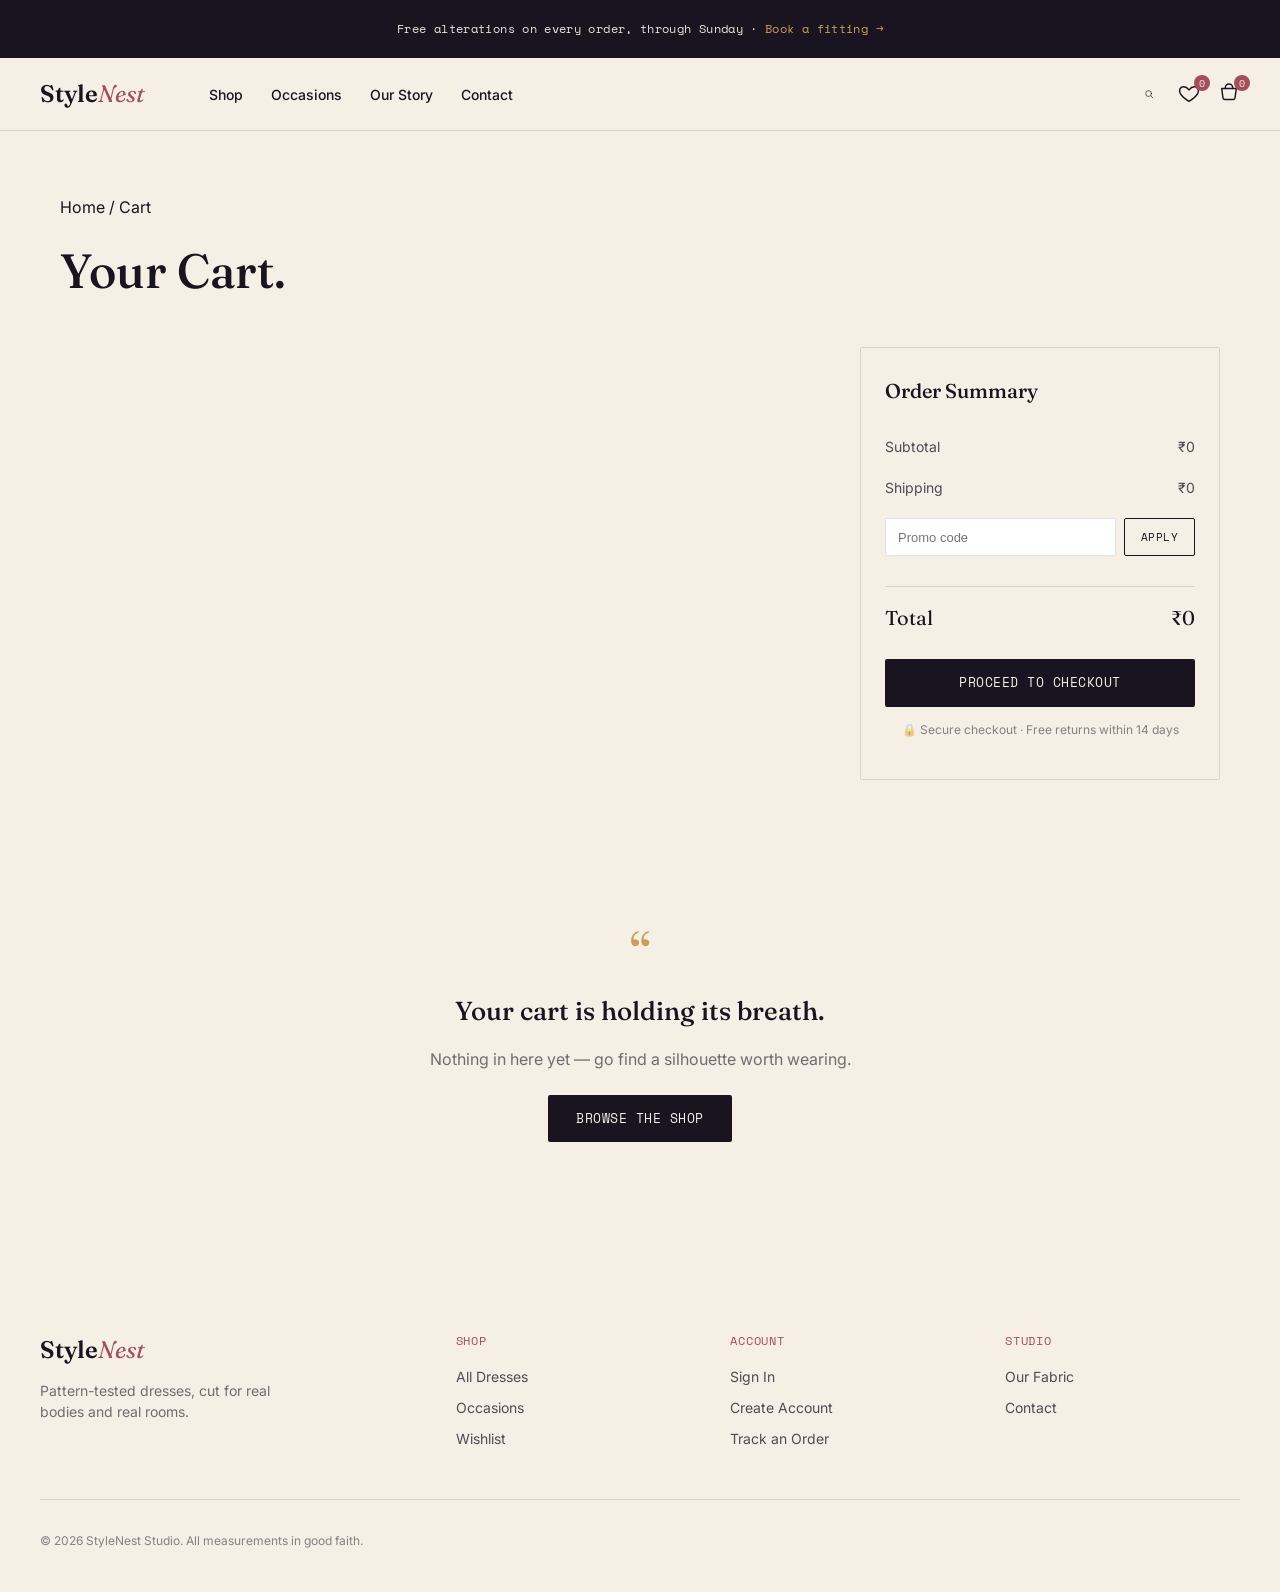
<file: cart.html>
<!doctype html>
<html lang="en">
  <head>
    <meta charset="UTF-8" />
    <meta name="viewport" content="width=device-width, initial-scale=1.0" />
    <title>Your Cart — StyleNest</title>
    <link rel="preconnect" href="https://fonts.googleapis.com" />
    <link
      href="https://fonts.googleapis.com/css2?family=Fraunces:ital,opsz,wght@0,9..144,300;0,9..144,500;0,9..144,600;1,9..144,400;1,9..144,500&family=Inter:wght@400;500;600&family=Space+Mono:wght@400;700&display=swap"
      rel="stylesheet"
    />
    <link rel="stylesheet" href="css/style.css" />
  </head>

  <body>
    <div class="announce">
      <p>
        Free alterations on every order, through Sunday ·
        <span>Book a fitting →</span>
      </p>
    </div>

    <header class="site-header" id="siteHeader">
      <button
        class="nav-toggle"
        id="navToggle"
        aria-label="Open menu"
        aria-expanded="false"
      >
        <span></span><span></span><span></span>
      </button>
      <a href="index.html" class="logo">Style<em>Nest</em></a>
      <nav class="main-nav" id="mainNav">
        <a href="shop.html">Shop</a>
        <a href="categories.html">Occasions</a>
        <a href="about.html">Our Story</a>
        <a href="contact.html">Contact</a>
      </nav>
      <div class="header-icons">
        <button class="icon-btn" id="searchBtn" aria-label="Search">
          <svg viewBox="0 0 24 24">
            <circle cx="11" cy="11" r="7" />
            <line x1="21" y1="21" x2="16.5" y2="16.5" />
          </svg>
        </button>
        <a href="wishlist.html" class="icon-btn" aria-label="Wishlist">
          <svg viewBox="0 0 24 24">
            <path
              d="M12 20s-7-4.35-9.5-8.5C.7 8.1 2.1 4.5 5.7 4.1 8 3.85 10 5 12 7.5 14 5 16 3.85 18.3 4.1c3.6.4 5 4 3.2 7.4C19 15.65 12 20 12 20z"
            />
          </svg>
          <span class="badge" id="wishlistCount">0</span>
        </a>
        <a href="cart.html" class="icon-btn" aria-label="Cart">
          <svg viewBox="0 0 24 24">
            <path
              d="M4 6h16l-1.5 10.5a2 2 0 0 1-2 1.5H7.5a2 2 0 0 1-2-1.5L4 6z"
            />
            <path d="M8 6V5a4 4 0 0 1 8 0v1" />
          </svg>
          <span class="badge" id="cartCount">0</span>
        </a>
      </div>
      <div class="search-panel" id="searchPanel">
        <input
          type="text"
          placeholder="Search for a silhouette, colour, occasion…"
          aria-label="Search dresses"
        />
        <button id="searchClose" aria-label="Close search">✕</button>
      </div>
    </header>

    <section class="cart-hero">
      <p class="breadcrumb">
        <a href="index.html">Home</a> / <span>Cart</span>
      </p>
      <h1>Your Cart.</h1>
    </section>

    <section class="cart-layout" id="cartLayout">
      <div class="cart-items" id="cartItems">
        <!-- Rendered by cart.js -->
      </div>

      <aside class="order-summary" id="orderSummary">
        <h2>Order Summary</h2>
        <div class="summary-row">
          <span>Subtotal</span>
          <span id="subtotal">₹0</span>
        </div>
        <div class="summary-row">
          <span>Shipping</span>
          <span id="shippingCost">₹0</span>
        </div>
        <div class="summary-row promo-row">
          <input type="text" id="promoInput" placeholder="Promo code" />
          <button class="btn btn-ghost" id="promoApply">Apply</button>
        </div>
        <p class="promo-msg" id="promoMsg"></p>
        <div class="summary-row total-row">
          <span>Total</span>
          <span id="totalCost">₹0</span>
        </div>
        <a
          href="checkout.html"
          class="btn btn-primary checkout-btn"
          id="checkoutBtn"
          >Proceed to Checkout</a
        >
        <p class="secure-note">
          🔒 Secure checkout · Free returns within 14 days
        </p>
      </aside>
    </section>

    <div class="empty-state" id="emptyCart" hidden>
      <p class="quote-mark">“</p>
      <h2>Your cart is holding its breath.</h2>
      <p>Nothing in here yet — go find a silhouette worth wearing.</p>
      <a href="shop.html" class="btn btn-primary">Browse the Shop</a>
    </div>

    <footer class="site-footer">
      <div class="footer-grid">
        <div class="footer-brand">
          <a href="index.html" class="logo">Style<em>Nest</em></a>
          <p>Pattern-tested dresses, cut for real bodies and real rooms.</p>
        </div>
        <div class="footer-col">
          <h3>Shop</h3>
          <a href="shop.html">All Dresses</a>
          <a href="categories.html">Occasions</a>
          <a href="wishlist.html">Wishlist</a>
        </div>
        <div class="footer-col">
          <h3>Account</h3>
          <a href="login.html">Sign In</a>
          <a href="signup.html">Create Account</a>
          <a href="order.html">Track an Order</a>
        </div>
        <div class="footer-col">
          <h3>Studio</h3>
          <a href="about.html">Our Fabric</a>
          <a href="contact.html">Contact</a>
        </div>
      </div>
      <div class="footer-bottom">
        <p>© 2026 StyleNest Studio. All measurements in good faith.</p>
      </div>
    </footer>

    <div class="toast" id="toast"></div>

    <script src="js/script.js"></script>
    <script src="js/cart.js"></script>
  </body>
</html>
</file>
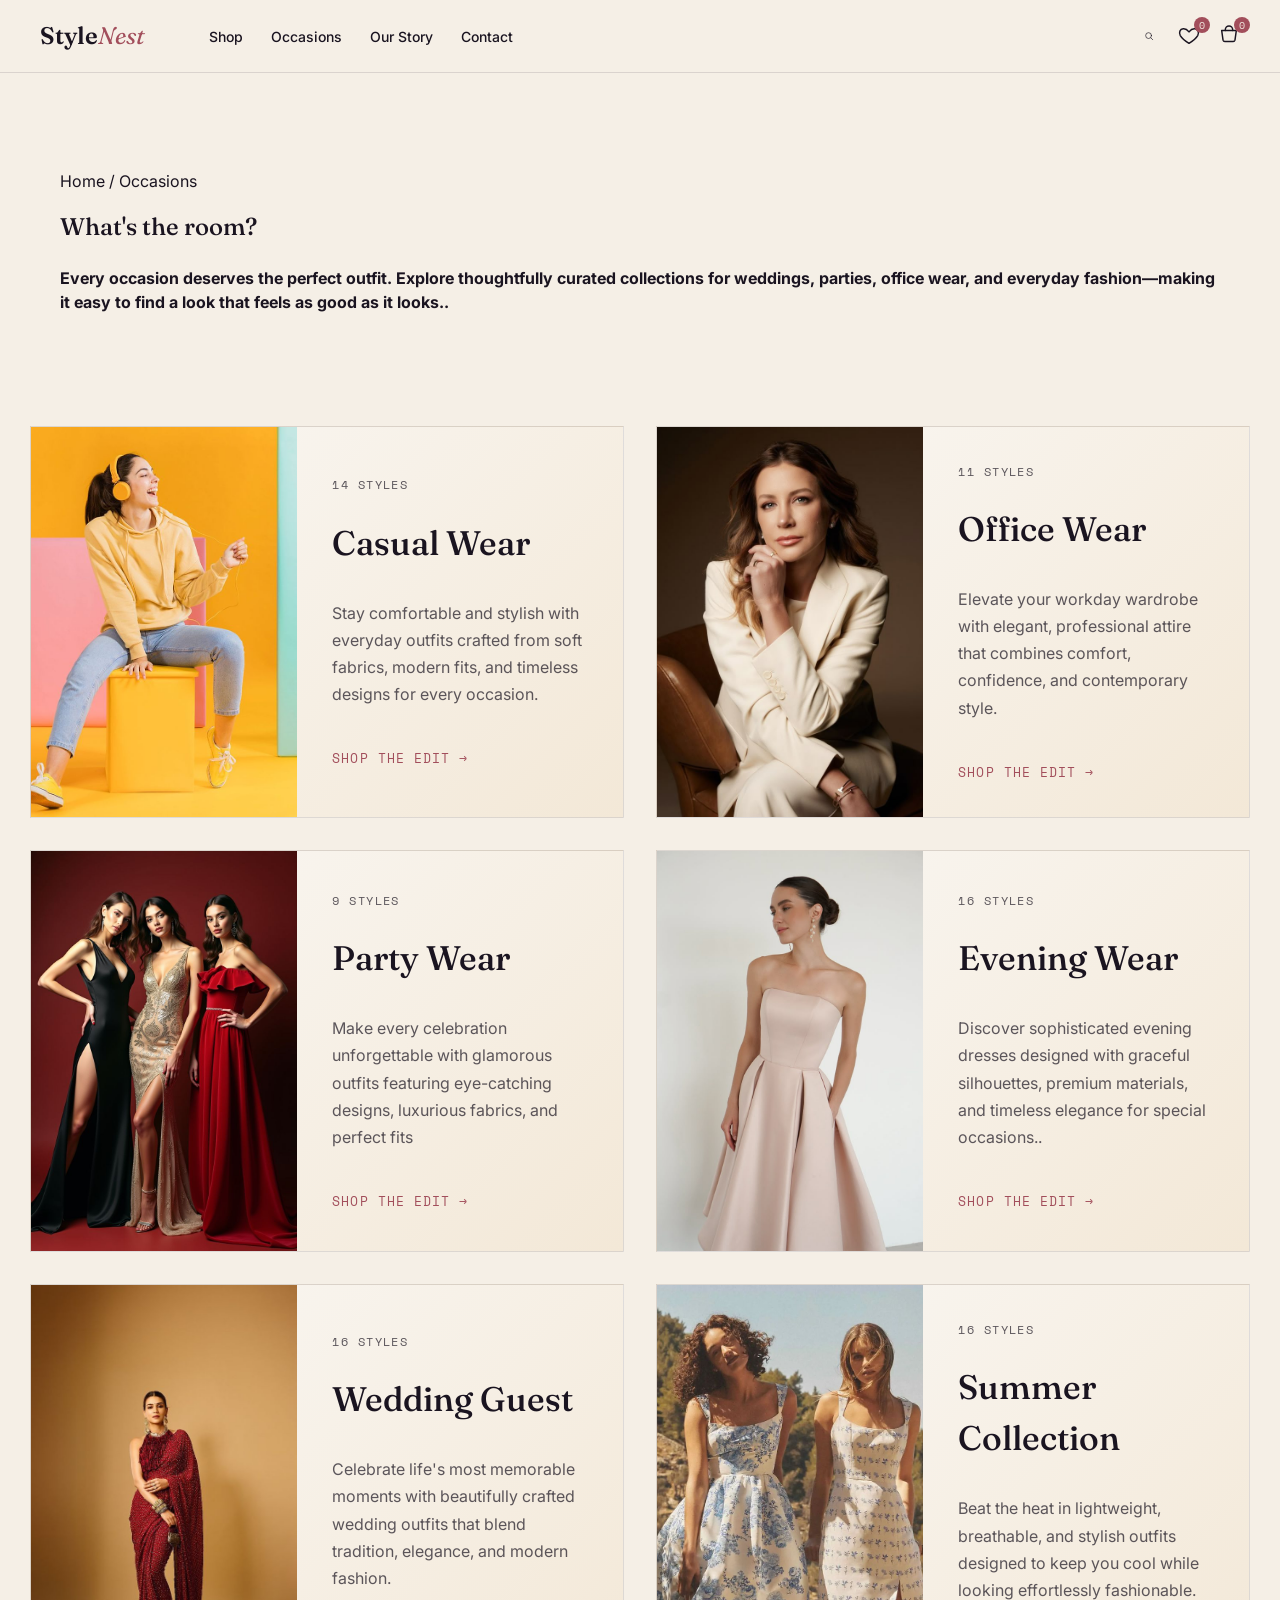
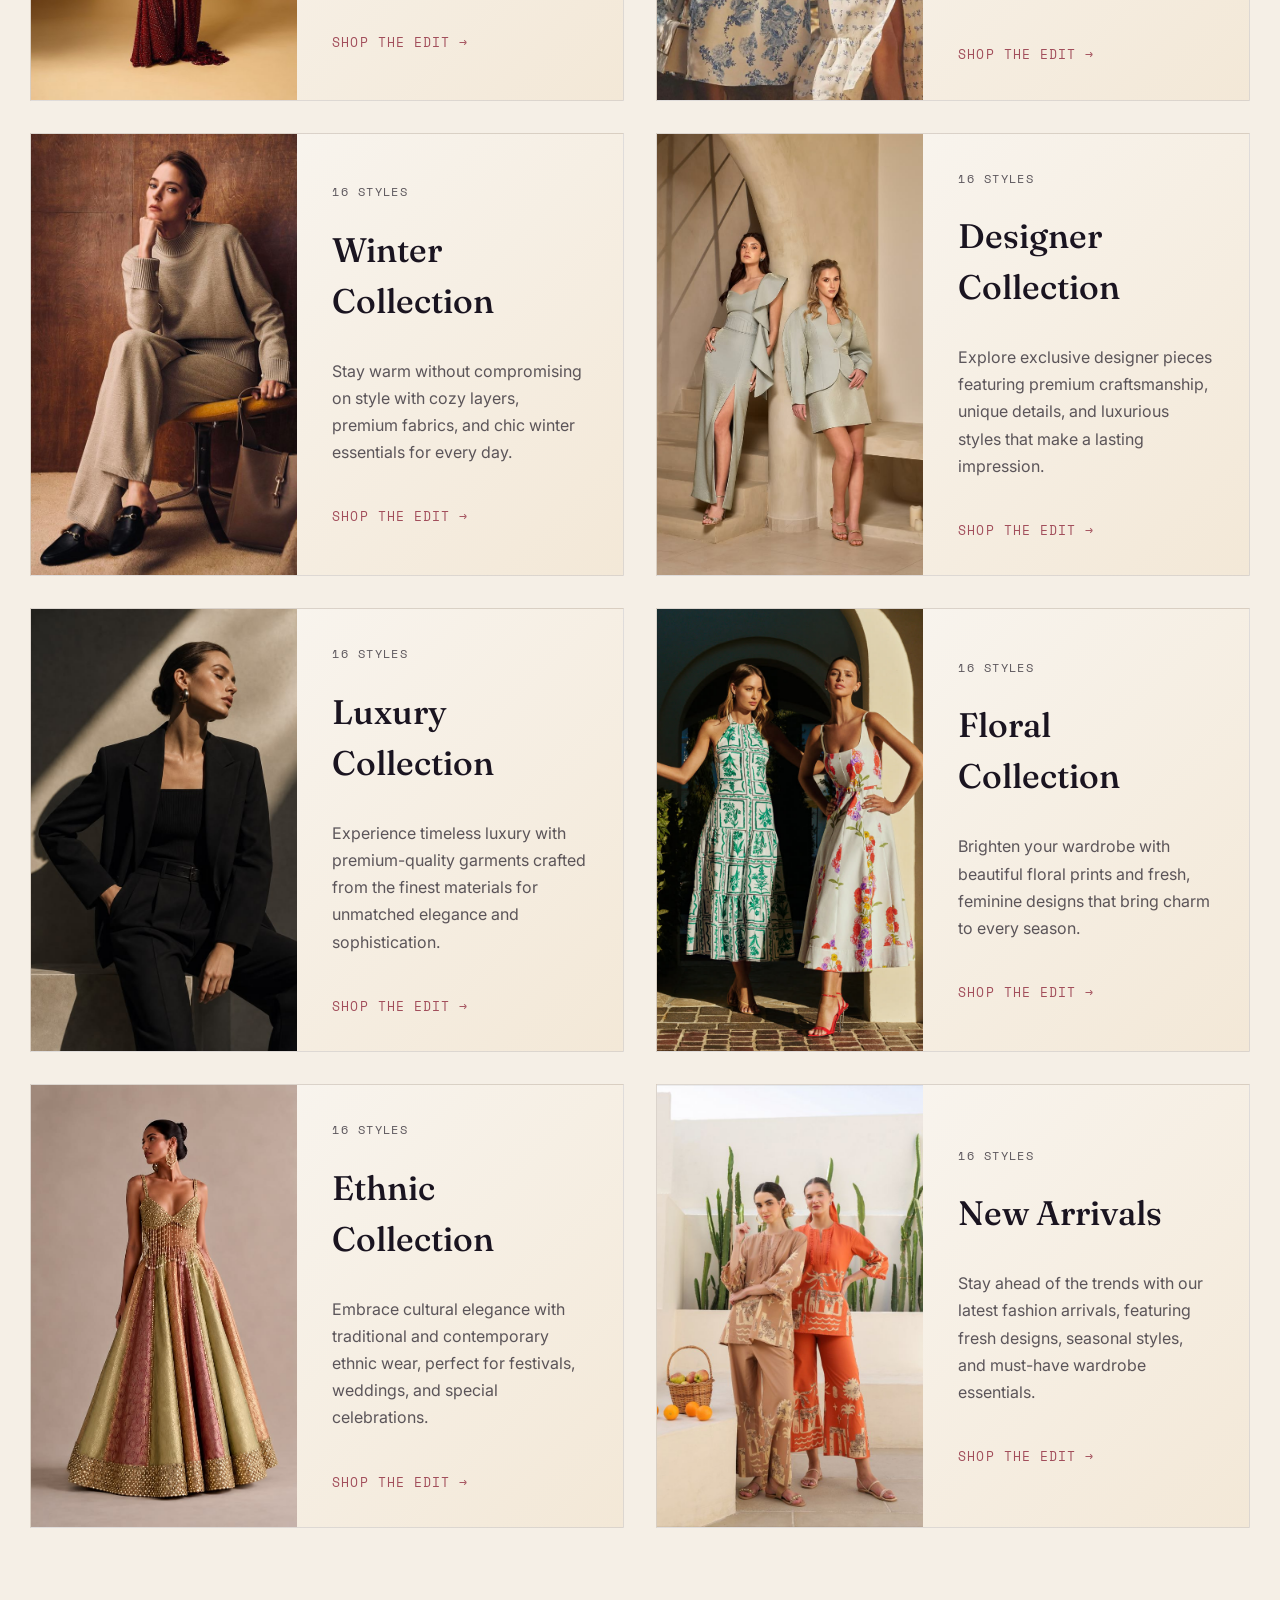
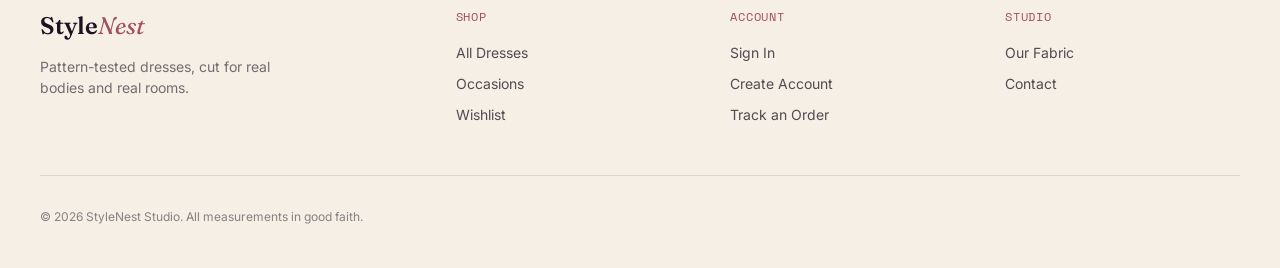
<file: categories.html>
<!DOCTYPE html>
<html lang="en">

<head>
    <meta charset="UTF-8">
    <meta name="viewport" content="width=device-width, initial-scale=1.0">
    <title>Shop by Occasion — StyleNest</title>
    <link rel="preconnect" href="https://fonts.googleapis.com">
    <link
        href="https://fonts.googleapis.com/css2?family=Fraunces:ital,opsz,wght@0,9..144,300;0,9..144,500;0,9..144,600;1,9..144,400;1,9..144,500&family=Inter:wght@400;500;600&family=Space+Mono:wght@400;700&display=swap"
        rel="stylesheet">
    <link rel="stylesheet" href="css/style.css">
</head>

<body>

    <header class="site-header" id="siteHeader">
        <button class="nav-toggle" id="navToggle" aria-label="Open menu" aria-expanded="false">
            <span></span><span></span><span></span>
        </button>
        <a href="index.html" class="logo">Style<em>Nest</em></a>
        <nav class="main-nav" id="mainNav">
            <a href="shop.html">Shop</a>
            <a href="categories.html" class="active-link">Occasions</a>
            <a href="about.html">Our Story</a>
            <a href="contact.html">Contact</a>
        </nav>
        <div class="header-icons">
            <button class="icon-btn" id="searchBtn" aria-label="Search">
                <svg viewBox="0 0 24 24">
                    <circle cx="11" cy="11" r="7" />
                    <line x1="21" y1="21" x2="16.5" y2="16.5" />
                </svg>
            </button>
            <a href="wishlist.html" class="icon-btn" aria-label="Wishlist">
                <svg viewBox="0 0 24 24">
                    <path
                        d="M12 20s-7-4.35-9.5-8.5C.7 8.1 2.1 4.5 5.7 4.1 8 3.85 10 5 12 7.5 14 5 16 3.85 18.3 4.1c3.6.4 5 4 3.2 7.4C19 15.65 12 20 12 20z" />
                </svg>
                <span class="badge" id="wishlistCount">0</span>
            </a>
            <a href="cart.html" class="icon-btn" aria-label="Cart">
                <svg viewBox="0 0 24 24">
                    <path d="M4 6h16l-1.5 10.5a2 2 0 0 1-2 1.5H7.5a2 2 0 0 1-2-1.5L4 6z" />
                    <path d="M8 6V5a4 4 0 0 1 8 0v1" />
                </svg>
                <span class="badge" id="cartCount">0</span>
            </a>
        </div>
        <div class="search-panel" id="searchPanel">
            <input type="text" placeholder="Search for a silhouette, colour, occasion…" aria-label="Search dresses">
            <button id="searchClose" aria-label="Close search">✕</button>
        </div>
    </header>

    <section class="shop-hero">
        <p class="breadcrumb"><a href="index.html">Home</a> / <span>Occasions</span></p>
        <h1>What's the room?</h1>
        <p class="shop-sub">
        <h4> Every occasion deserves the perfect outfit. Explore thoughtfully curated collections for
            weddings, parties, office wear, and everyday fashion—making it easy to find a look that feels as good as it
            looks.. </h4>
        </p>
    </section>

    <section class="category-grid-page">
        <a href="shop.html?category=Casual Wear" class="category-tile" id="Casual Wear">
            <img src="images/Casual Wear.jpg" alt="Wedding guest dresses">
            <div class="category-tile-copy">
                <p class="eyebrow">14 Styles</p>
                <h2>Casual Wear</h2>
                <p>Stay comfortable and stylish with everyday outfits crafted from soft fabrics, modern fits, and
                    timeless designs for every occasion.</p>
                <span class="tile-link">Shop the edit →</span>
            </div>
        </a>

        <a href="shop.html?category=Office Wear" class="category-tile" id="Office Wear">
            <img src="images/Wear.jpg" alt="Office to evening dresses">
            <div class="category-tile-copy">
                <p class="eyebrow">11 Styles</p>
                <h2>Office Wear</h2>
                <p>Elevate your workday wardrobe with elegant, professional attire that combines comfort, confidence,
                    and contemporary style.</p>
                <span class="tile-link">Shop the edit →</span>
            </div>
        </a>

        <a href="shop.html?category=Party Wear" class="category-tile" id="Party Wear">
            <img src="images/Party Wear.jpg" alt="Black tie gowns">
            <div class="category-tile-copy">
                <p class="eyebrow">9 Styles</p>
                <h2>Party Wear</h2>
                <p>Make every celebration unforgettable with glamorous outfits featuring eye-catching designs, luxurious
                    fabrics, and perfect fits</p>
                <span class="tile-link">Shop the edit →</span>
            </div>
        </a>

        <a href="shop.html?category=Evening Wear" class="category-tile" id="Evening Wear">
            <img src="images/Evening Wear.jpg" alt="Everyday linen dresses">
            <div class="category-tile-copy">
                <p class="eyebrow">16 Styles</p>
                <h2>Evening Wear</h2>
                <p>Discover sophisticated evening dresses designed with graceful silhouettes, premium materials, and
                    timeless elegance for special occasions..</p>
                <span class="tile-link">Shop the edit →</span>
            </div>
        </a>

        <a href="shop.html?category=Wedding Guest" class="category-tile" id="Wedding Guest">
            <img src="images/Guest.jpg" alt="Everyday linen dresses">
            <div class="category-tile-copy">
                <p class="eyebrow">16 Styles</p>
                <h2>Wedding Guest</h2>
                <p>Celebrate life's most memorable moments with beautifully crafted wedding outfits that blend
                    tradition, elegance, and modern fashion.</p>
                <span class="tile-link">Shop the edit →</span>
            </div>
        </a>

        <a href="shop.html?category=Summer Collection" class="category-tile" id="Summer Collection">
            <img src="images/Summer Collection.jpg" alt="Everyday linen dresses">
            <div class="category-tile-copy">
                <p class="eyebrow">16 Styles</p>
                <h2>Summer Collection</h2>
                <p>Beat the heat in lightweight, breathable, and stylish outfits designed to keep you cool while looking
                    effortlessly fashionable.</p>
                <span class="tile-link">Shop the edit →</span>
            </div>
        </a>

        <a href="shop.html?category=Winter Collection" class="category-tile" id="Winter Collection">
            <img src="images/Winter Collection.jpg" alt="Everyday linen dresses">
            <div class="category-tile-copy">
                <p class="eyebrow">16 Styles</p>
                <h2>Winter Collection</h2>
                <p>Stay warm without compromising on style with cozy layers, premium fabrics, and chic winter essentials
                    for every day.</p>
                <span class="tile-link">Shop the edit →</span>
            </div>
        </a>

        <a href="shop.html?category=Designer Collection" class="category-tile" id="Designer Collection">
            <img src="images/Designer Collection.jpg" alt="Everyday linen dresses">
            <div class="category-tile-copy">
                <p class="eyebrow">16 Styles</p>
                <h2>Designer Collection</h2>
                <p>Explore exclusive designer pieces featuring premium craftsmanship, unique details, and luxurious
                    styles that make a lasting impression.</p>
                <span class="tile-link">Shop the edit →</span>
            </div>
        </a>

        <a href="shop.html?category=Luxury Collection" class="category-tile" id="Luxury Collection">
            <img src="images/Luxury Collection.jpg" alt="Everyday linen dresses">
            <div class="category-tile-copy">
                <p class="eyebrow">16 Styles</p>
                <h2>Luxury Collection</h2>
                <p>Experience timeless luxury with premium-quality garments crafted from the finest materials for
                    unmatched elegance and sophistication.</p>
                <span class="tile-link">Shop the edit →</span>
            </div>
        </a>

        <a href="shop.html?category=Floral Collection" class="category-tile" id="Floral Collection">
            <img src="images/Floral Collection.jpg" alt="Everyday linen dresses">
            <div class="category-tile-copy">
                <p class="eyebrow">16 Styles</p>
                <h2>Floral Collection</h2>
                <p>Brighten your wardrobe with beautiful floral prints and fresh, feminine designs that bring charm to
                    every season.</p>
                <span class="tile-link">Shop the edit →</span>
            </div>
        </a>

        <a href="shop.html?category=Ethnic Collection" class="category-tile" id="Ethnic Collection">
            <img src="images/Ethnic Collection.jpg" alt="Everyday linen dresses">
            <div class="category-tile-copy">
                <p class="eyebrow">16 Styles</p>
                <h2>Ethnic Collection</h2>
                <p>Embrace cultural elegance with traditional and contemporary ethnic wear, perfect for festivals,
                    weddings, and special celebrations.</p>
                <span class="tile-link">Shop the edit →</span>
            </div>
        </a>

        <a href="shop.html?category=New Arrivals" class="category-tile" id="New Arrivals">
            <img src="images/New Arrivals.jpg" alt="Everyday linen dresses">
            <div class="category-tile-copy">
                <p class="eyebrow">16 Styles</p>
                <h2>New Arrivals</h2>
                <p>Stay ahead of the trends with our latest fashion arrivals, featuring fresh designs, seasonal styles,
                    and must-have wardrobe essentials.</p>
                <span class="tile-link">Shop the edit →</span>
            </div>
        </a>

    </section>

    <footer class="site-footer">
        <div class="footer-grid">
            <div class="footer-brand">
                <a href="index.html" class="logo">Style<em>Nest</em></a>
                <p>Pattern-tested dresses, cut for real bodies and real rooms.</p>
            </div>
            <div class="footer-col">
                <h3>Shop</h3>
                <a href="shop.html">All Dresses</a>
                <a href="categories.html">Occasions</a>
                <a href="wishlist.html">Wishlist</a>
            </div>
            <div class="footer-col">
                <h3>Account</h3>
                <a href="login.html">Sign In</a>
                <a href="signup.html">Create Account</a>
                <a href="order.html">Track an Order</a>
            </div>
            <div class="footer-col">
                <h3>Studio</h3>
                <a href="about.html">Our Fabric</a>
                <a href="contact.html">Contact</a>
            </div>
        </div>
        <div class="footer-bottom">
            <p>© 2026 StyleNest Studio. All measurements in good faith.</p>
        </div>
    </footer>

    <script src="js/script.js"></script>
</body>

</html>
</file>
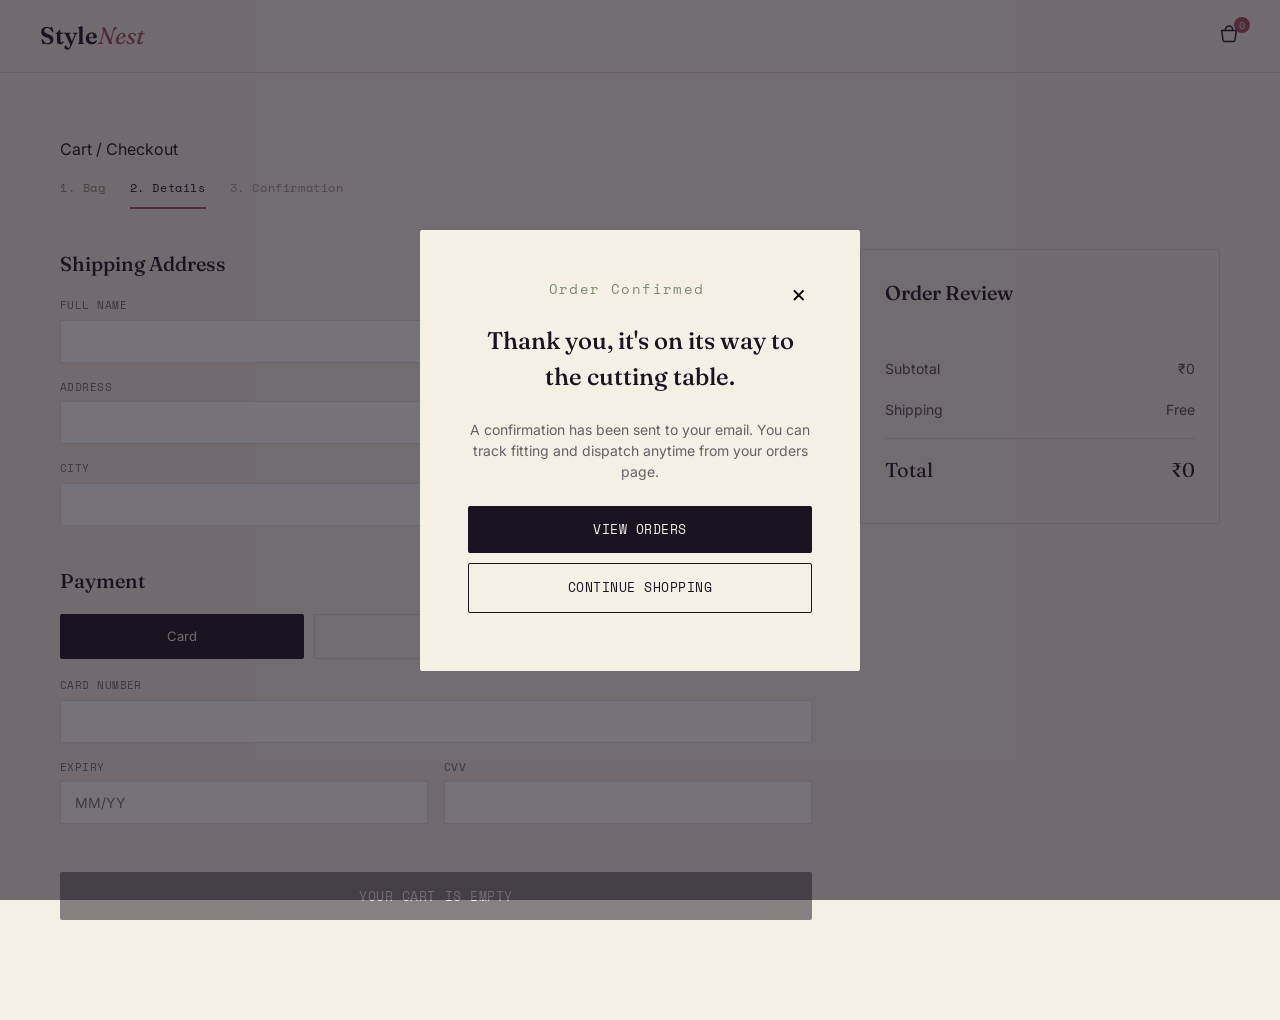
<file: checkout.html>
<!doctype html>
<html lang="en">
  <head>
    <meta charset="UTF-8" />
    <meta name="viewport" content="width=device-width, initial-scale=1.0" />
    <title>Checkout — StyleNest</title>
    <link rel="preconnect" href="https://fonts.googleapis.com" />
    <link
      href="https://fonts.googleapis.com/css2?family=Fraunces:ital,opsz,wght@0,9..144,300;0,9..144,500;0,9..144,600;1,9..144,400;1,9..144,500&family=Inter:wght@400;500;600&family=Space+Mono:wght@400;700&display=swap"
      rel="stylesheet"
    />
    <link rel="stylesheet" href="css/style.css" />
  </head>

  <body>
    <header class="site-header" id="siteHeader">
      <a href="index.html" class="logo">Style<em>Nest</em></a>
      <nav class="main-nav" id="mainNav"></nav>
      <div class="header-icons">
        <a href="cart.html" class="icon-btn" aria-label="Cart">
          <svg viewBox="0 0 24 24">
            <path
              d="M4 6h16l-1.5 10.5a2 2 0 0 1-2 1.5H7.5a2 2 0 0 1-2-1.5L4 6z"
            />
            <path d="M8 6V5a4 4 0 0 1 8 0v1" />
          </svg>
          <span class="badge" id="cartCount">0</span>
        </a>
      </div>
    </header>

    <section class="checkout-hero">
      <p class="breadcrumb">
        <a href="cart.html">Cart</a> / <span>Checkout</span>
      </p>
      <div class="checkout-steps">
        <span class="step done">1. Bag</span>
        <span class="step active">2. Details</span>
        <span class="step">3. Confirmation</span>
      </div>
    </section>

    <section class="checkout-layout" id="checkoutLayout">
      <form class="checkout-form" id="checkoutForm">
        <div class="form-block">
          <h2>Shipping Address</h2>

          <div class="form-grid">
            <label
              >Full Name
              <input type="text" name="fullName" id="fullName" required />
            </label>

            <label
              >Phone Number
              <input
                type="tel"
                name="phone"
                id="phone"
                pattern="[0-9]{10}"
                required
              />
            </label>

            <label class="span-2"
              >Address
              <input type="text" name="address" id="address" required />
            </label>

            <label
              >City
              <input type="text" name="city" id="city" required />
            </label>

            <label
              >PIN Code
              <input
                type="text"
                name="pinCode"
                id="pinCode"
                pattern="[0-9]{6}"
                required
              />
            </label>
          </div>
        </div>

        <div class="form-block">
          <h2>Payment</h2>

          <div class="pay-methods" id="payMethods">
            <label class="pay-option active">
              <input type="radio" name="payment" value="card" checked />
              <span>Card</span>
            </label>

            <label class="pay-option">
              <input type="radio" name="payment" value="upi" />
              <span>UPI</span>
            </label>

            <label class="pay-option">
              <input type="radio" name="payment" value="cod" />
              <span>Cash on Delivery</span>
            </label>
          </div>

          <div class="form-grid" id="cardFields">
            <label class="span-2"
              >Card Number
              <input
                type="text"
                name="cardNumber"
                id="cardNumber"
                inputmode="numeric"
                autocomplete="cc-number"
                pattern="[0-9 ]{13,23}"
                required
              />
            </label>

            <label
              >Expiry
              <input
                type="text"
                name="expiry"
                id="expiry"
                placeholder="MM/YY"
                pattern="(0[1-9]|1[0-2])/[0-9]{2}"
                required
              />
            </label>

            <label
              >CVV
              <input
                type="password"
                name="cvv"
                id="cvv"
                inputmode="numeric"
                pattern="[0-9]{3,4}"
                maxlength="4"
                required
              />
            </label>
          </div>

          <div class="form-grid" id="upiFields" style="display: none">
            <label class="span-2"
              >UPI ID
              <input
                type="text"
                name="upiId"
                id="upiId"
                placeholder="yourname@bank"
                autocomplete="off"
                disabled
              />
            </label>
          </div>
        </div>

        <button type="submit" class="btn btn-primary place-order-btn">
          Place Order
        </button>
      </form>

      <aside class="order-summary" id="checkoutSummary">
        <h2>Order Review</h2>
        <div class="review-items" id="reviewItems"></div>
        <div class="summary-row">
          <span>Subtotal</span><span id="reviewSubtotal">₹0</span>
        </div>
        <div class="summary-row">
          <span>Shipping</span><span id="reviewShipping">₹0</span>
        </div>
        <div class="summary-row total-row">
          <span>Total</span><span id="reviewTotal">₹0</span>
        </div>
      </aside>
    </section>

    <!-- Confirmation overlay -->

    <div class="confirm-overlay" id="confirmOverlay" hidden>
      <div class="confirm-card">
        <button
          type="button"
          id="closeConfirm"
          aria-label="Close popup"
          style="
            float: right;
            cursor: pointer;
            font-size: 24px;
            border: none;
            background: transparent;
          "
        >
          &times;
        </button>

        <p class="hang-tag-label" style="color: var(--sage)">Order Confirmed</p>
        <h2>Thank you, it's on its way to the cutting table.</h2>
        <p id="confirmOrderId" class="confirm-order-id"></p>
        <p>
          A confirmation has been sent to your email. You can track fitting and
          dispatch anytime from your orders page.
        </p>
        <a href="order.html" class="btn btn-primary">View Orders</a>
        <a href="index.html" class="btn btn-ghost">Continue Shopping</a>
      </div>
    </div>

    <script src="js/script.js"></script>
    <script src="js/checkout.js"></script>
  </body>
</html>
</file>
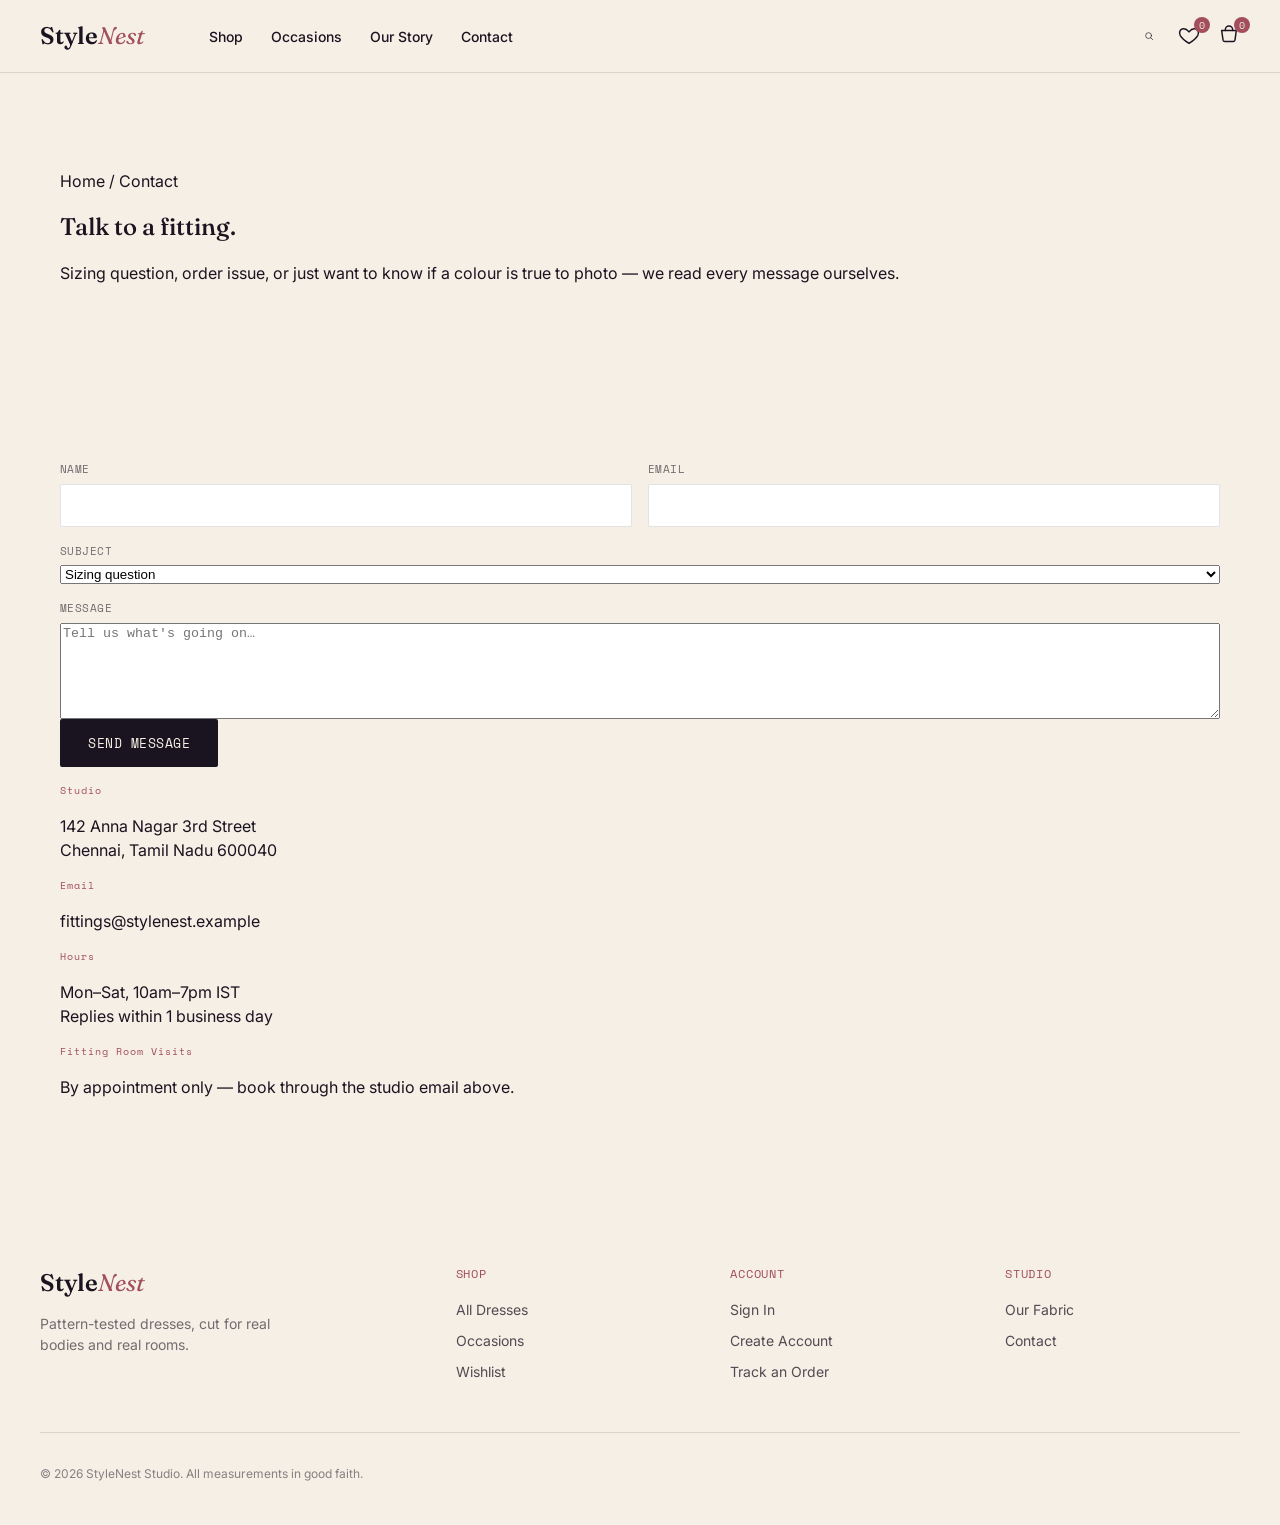
<file: contact.html>
<!doctype html>
<html lang="en">
  <head>
    <meta charset="UTF-8" />
    <meta name="viewport" content="width=device-width, initial-scale=1.0" />
    <title>Contact — StyleNest</title>
    <link rel="preconnect" href="https://fonts.googleapis.com" />
    <link
      href="https://fonts.googleapis.com/css2?family=Fraunces:ital,opsz,wght@0,9..144,300;0,9..144,500;0,9..144,600;1,9..144,400;1,9..144,500&family=Inter:wght@400;500;600&family=Space+Mono:wght@400;700&display=swap"
      rel="stylesheet"
    />
    <link rel="stylesheet" href="css/style.css" />
  </head>

  <body>
    <header class="site-header" id="siteHeader">
      <button
        class="nav-toggle"
        id="navToggle"
        aria-label="Open menu"
        aria-expanded="false"
      >
        <span></span><span></span><span></span>
      </button>
      <a href="index.html" class="logo">Style<em>Nest</em></a>
      <nav class="main-nav" id="mainNav">
        <a href="shop.html">Shop</a>
        <a href="categories.html">Occasions</a>
        <a href="about.html">Our Story</a>
        <a href="contact.html" class="active-link">Contact</a>
      </nav>
      <div class="header-icons">
        <button class="icon-btn" id="searchBtn" aria-label="Search">
          <svg viewBox="0 0 24 24">
            <circle cx="11" cy="11" r="7" />
            <line x1="21" y1="21" x2="16.5" y2="16.5" />
          </svg>
        </button>
        <a href="wishlist.html" class="icon-btn" aria-label="Wishlist">
          <svg viewBox="0 0 24 24">
            <path
              d="M12 20s-7-4.35-9.5-8.5C.7 8.1 2.1 4.5 5.7 4.1 8 3.85 10 5 12 7.5 14 5 16 3.85 18.3 4.1c3.6.4 5 4 3.2 7.4C19 15.65 12 20 12 20z"
            />
          </svg>
          <span class="badge" id="wishlistCount">0</span>
        </a>
        <a href="cart.html" class="icon-btn" aria-label="Cart">
          <svg viewBox="0 0 24 24">
            <path
              d="M4 6h16l-1.5 10.5a2 2 0 0 1-2 1.5H7.5a2 2 0 0 1-2-1.5L4 6z"
            />
            <path d="M8 6V5a4 4 0 0 1 8 0v1" />
          </svg>
          <span class="badge" id="cartCount">0</span>
        </a>
      </div>
      <div class="search-panel" id="searchPanel">
        <input
          type="text"
          placeholder="Search for a silhouette, colour, occasion…"
          aria-label="Search dresses"
        />
        <button id="searchClose" aria-label="Close search">✕</button>
      </div>
    </header>

    <section class="contact-hero">
      <p class="breadcrumb">
        <a href="index.html">Home</a> / <span>Contact</span>
      </p>
      <h1>Talk to a fitting.</h1>
      <p class="shop-sub">
        Sizing question, order issue, or just want to know if a colour is true
        to photo — we read every message ourselves.
      </p>
    </section>

    <section class="contact-layout">
      <form class="contact-form" id="contactForm" novalidate>
        <div class="form-grid">
          <label
            >Name
            <input type="text" name="name" id="contactName" required />
          </label>
          <label
            >Email
            <input type="email" name="email" id="contactEmail" required />
          </label>
          <label class="span-2"
            >Subject
            <select name="subject">
              <option>Sizing question</option>
              <option>Order or delivery issue</option>
              <option>Returns and resizing</option>
              <option>Wholesale / press</option>
              <option>Something else</option>
            </select>
          </label>
          <label class="span-2"
            >Message
            <textarea
              name="message"
              id="contactMessage"
              rows="6"
              required
              placeholder="Tell us what's going on…"
            ></textarea>
          </label>
        </div>
        <button type="submit" class="btn btn-primary">Send Message</button>
        <p class="form-msg" id="contactMsg" role="status"></p>
      </form>

      <aside class="contact-info">
        <div class="info-card">
          <p class="hang-tag-label">Studio</p>
          <p>142 Anna Nagar 3rd Street<br />Chennai, Tamil Nadu 600040</p>
        </div>
        <div class="info-card">
          <p class="hang-tag-label">Email</p>
          <p>fittings@stylenest.example</p>
        </div>
        <div class="info-card">
          <p class="hang-tag-label">Hours</p>
          <p>Mon–Sat, 10am–7pm IST<br />Replies within 1 business day</p>
        </div>
        <div class="info-card">
          <p class="hang-tag-label">Fitting Room Visits</p>
          <p>By appointment only — book through the studio email above.</p>
        </div>
      </aside>
    </section>

    <footer class="site-footer">
      <div class="footer-grid">
        <div class="footer-brand">
          <a href="index.html" class="logo">Style<em>Nest</em></a>
          <p>Pattern-tested dresses, cut for real bodies and real rooms.</p>
        </div>
        <div class="footer-col">
          <h3>Shop</h3>
          <a href="shop.html">All Dresses</a>
          <a href="categories.html">Occasions</a>
          <a href="wishlist.html">Wishlist</a>
        </div>
        <div class="footer-col">
          <h3>Account</h3>
          <a href="login.html">Sign In</a>
          <a href="signup.html">Create Account</a>
          <a href="order.html">Track an Order</a>
        </div>
        <div class="footer-col">
          <h3>Studio</h3>
          <a href="about.html">Our Fabric</a>
          <a href="contact.html">Contact</a>
        </div>
      </div>
      <div class="footer-bottom">
        <p>© 2026 StyleNest Studio. All measurements in good faith.</p>
      </div>
    </footer>

    <script src="js/script.js"></script>
    <script src="js/contact.js"></script>
  </body>
</html>
</file>
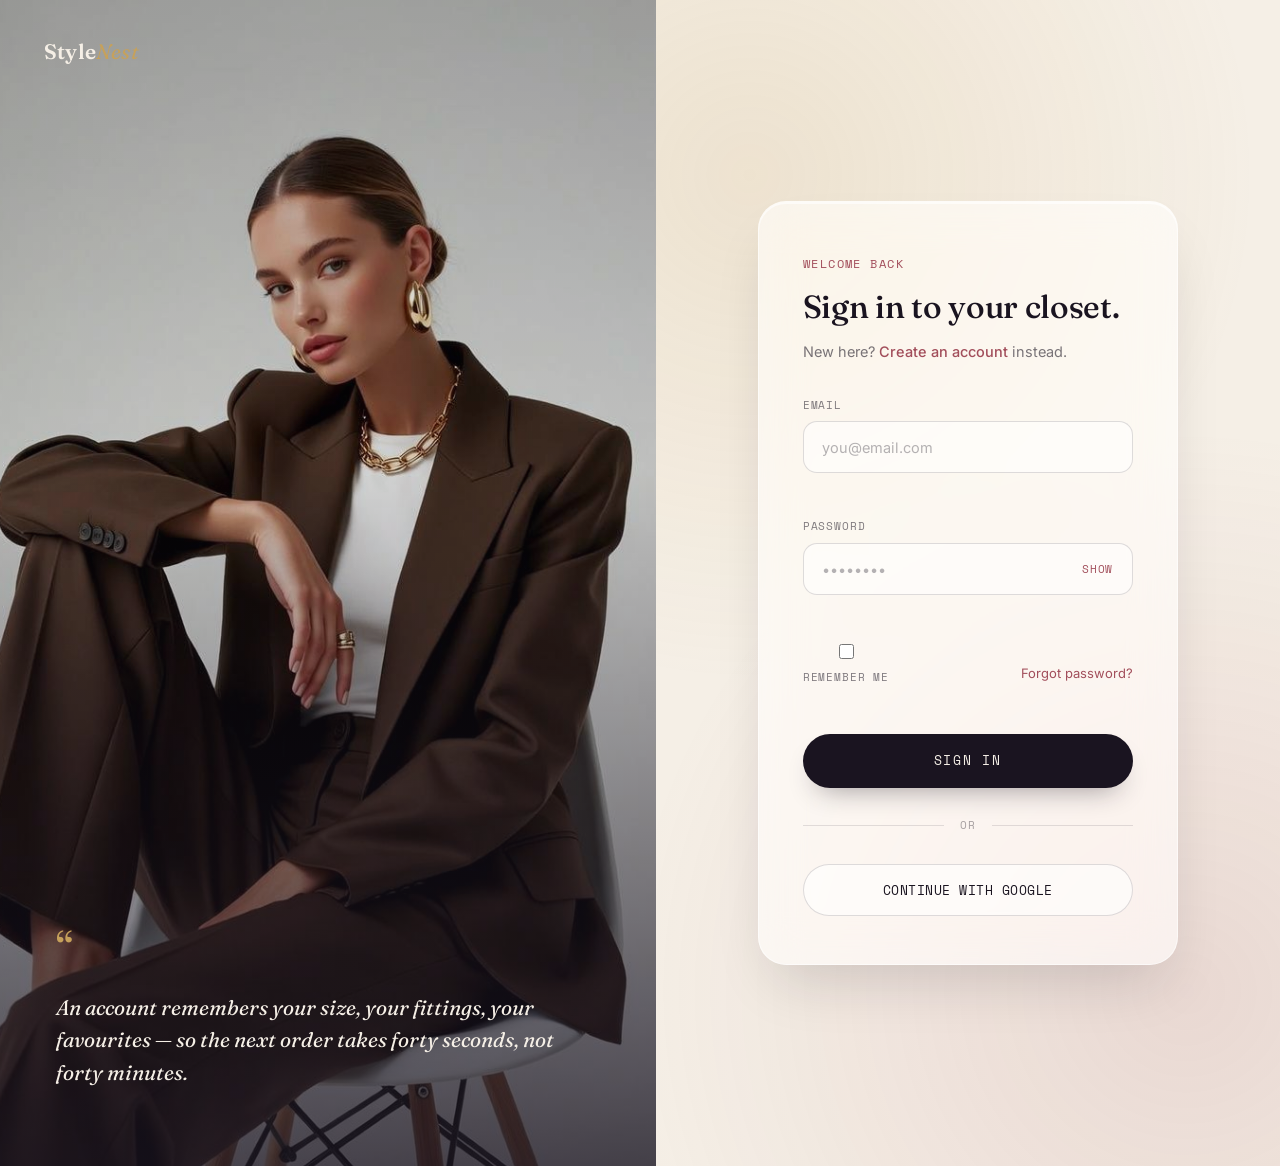
<file: login.html>
<!doctype html>
<html lang="en">
  <head>
    <meta charset="UTF-8" />
    <meta name="viewport" content="width=device-width, initial-scale=1.0" />
    <title>Sign In — StyleNest</title>
    <link rel="preconnect" href="https://fonts.googleapis.com" />
    <link
      href="https://fonts.googleapis.com/css2?family=Fraunces:ital,opsz,wght@0,9..144,300;0,9..144,500;0,9..144,600;1,9..144,400;1,9..144,500&family=Inter:wght@400;500;600&family=Space+Mono:wght@400;700&display=swap"
      rel="stylesheet"
    />
    <link rel="stylesheet" href="css/style.css" />
    <link rel="stylesheet" href="css/login.css" />
  </head>

  <body>
    <div class="auth-page">
      <div class="auth-visual">
        <a href="index.html" class="logo logo-light">Style<em>Nest</em></a>
        <img src="images/auth.jpg" alt="Model in a StyleNest evening dress" />
        <div class="auth-quote">
          <p class="quote-mark">“</p>
          <p>
            An account remembers your size, your fittings, your favourites — so
            the next order takes forty seconds, not forty minutes.
          </p>
        </div>
      </div>

      <div class="auth-form-side">
        <a href="index.html" class="logo logo-mobile">Style<em>Nest</em></a>

        <div class="auth-box">
          <p class="eyebrow">Welcome Back</p>
          <h1>Sign in to your closet.</h1>
          <p class="auth-sub">
            New here? <a href="signup.html">Create an account</a> instead.
          </p>

          <form id="loginForm" novalidate>
            <label
              >Email
              <input
                type="email"
                name="email"
                id="loginEmail"
                placeholder="you@email.com"
                required
              />
              <span class="field-error" id="loginEmailError"></span>
            </label>

            <label
              >Password
              <div class="password-field">
                <input
                  type="password"
                  name="password"
                  id="loginPassword"
                  placeholder="••••••••"
                  required
                  minlength="6"
                />
                <button
                  type="button"
                  class="toggle-pass"
                  data-target="loginPassword"
                  aria-label="Show password"
                >
                  Show
                </button>
              </div>
              <span class="field-error" id="loginPasswordError"></span>
            </label>

            <div class="form-row-between">
              <label class="check"
                ><input type="checkbox" name="remember" /><span
                  >Remember me</span
                ></label
              >
              <a href="#" class="forgot-link">Forgot password?</a>
            </div>

            <button type="submit" class="btn btn-primary auth-submit">
              Sign In
            </button>
          </form>

          <div class="auth-divider"><span>or</span></div>

          <button class="btn btn-ghost auth-social">
            Continue with Google
          </button>
        </div>
      </div>
    </div>

    <div class="toast" id="toast"></div>

    <script src="js/script.js"></script>
    <script src="js/auth.js"></script>
  </body>
</html>
</file>
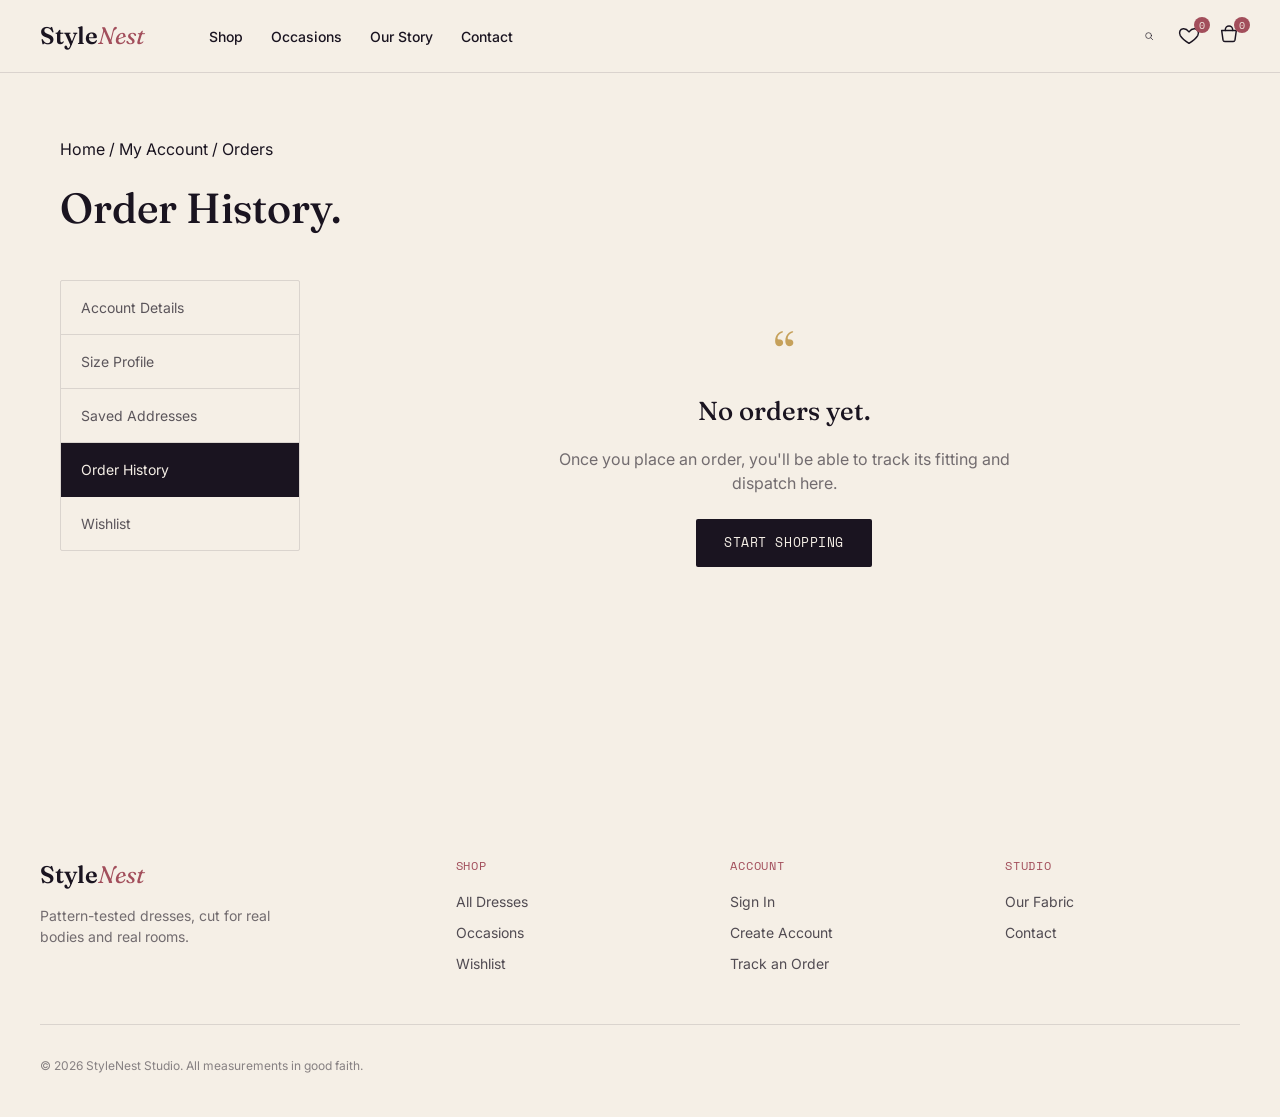
<file: order.html>
<!doctype html>
<html lang="en">
  <head>
    <meta charset="UTF-8" />
    <meta name="viewport" content="width=device-width, initial-scale=1.0" />
    <title>Order History — StyleNest</title>
    <link rel="preconnect" href="https://fonts.googleapis.com" />
    <link
      href="https://fonts.googleapis.com/css2?family=Fraunces:ital,opsz,wght@0,9..144,300;0,9..144,500;0,9..144,600;1,9..144,400;1,9..144,500&family=Inter:wght@400;500;600&family=Space+Mono:wght@400;700&display=swap"
      rel="stylesheet"
    />
    <link rel="stylesheet" href="css/style.css" />
    <link rel="stylesheet" href="css/profile.css" />
  </head>

  <body>
    <header class="site-header" id="siteHeader">
      <button
        class="nav-toggle"
        id="navToggle"
        aria-label="Open menu"
        aria-expanded="false"
      >
        <span></span><span></span><span></span>
      </button>
      <a href="index.html" class="logo">Style<em>Nest</em></a>
      <nav class="main-nav" id="mainNav">
        <a href="shop.html">Shop</a>
        <a href="categories.html">Occasions</a>
        <a href="about.html">Our Story</a>
        <a href="contact.html">Contact</a>
      </nav>
      <div class="header-icons">
        <button class="icon-btn" id="searchBtn" aria-label="Search">
          <svg viewBox="0 0 24 24">
            <circle cx="11" cy="11" r="7" />
            <line x1="21" y1="21" x2="16.5" y2="16.5" />
          </svg>
        </button>
        <a href="wishlist.html" class="icon-btn" aria-label="Wishlist">
          <svg viewBox="0 0 24 24">
            <path
              d="M12 20s-7-4.35-9.5-8.5C.7 8.1 2.1 4.5 5.7 4.1 8 3.85 10 5 12 7.5 14 5 16 3.85 18.3 4.1c3.6.4 5 4 3.2 7.4C19 15.65 12 20 12 20z"
            />
          </svg>
          <span class="badge" id="wishlistCount">0</span>
        </a>
        <a href="cart.html" class="icon-btn" aria-label="Cart">
          <svg viewBox="0 0 24 24">
            <path
              d="M4 6h16l-1.5 10.5a2 2 0 0 1-2 1.5H7.5a2 2 0 0 1-2-1.5L4 6z"
            />
            <path d="M8 6V5a4 4 0 0 1 8 0v1" />
          </svg>
          <span class="badge" id="cartCount">0</span>
        </a>
      </div>
      <div class="search-panel" id="searchPanel">
        <input
          type="text"
          placeholder="Search for a silhouette, colour, occasion…"
          aria-label="Search dresses"
        />
        <button id="searchClose" aria-label="Close search">✕</button>
      </div>
    </header>

    <section class="account-hero">
      <p class="breadcrumb">
        <a href="index.html">Home</a> / <a href="profile.html">My Account</a> /
        <span>Orders</span>
      </p>
      <h1>Order History.</h1>
    </section>

    <section class="account-layout">
      <aside class="account-nav">
        <a class="account-nav-item" href="profile.html">Account Details</a>
        <a class="account-nav-item" href="profile.html">Size Profile</a>
        <a class="account-nav-item" href="profile.html">Saved Addresses</a>
        <span class="account-nav-item active">Order History</span>
        <a class="account-nav-item" href="wishlist.html">Wishlist</a>
      </aside>

      <div class="account-main">
        <div id="ordersList"></div>

        <div class="empty-state" id="emptyOrders" hidden>
          <p class="quote-mark">“</p>
          <h2>No orders yet.</h2>
          <p>
            Once you place an order, you'll be able to track its fitting and
            dispatch here.
          </p>
          <a href="shop.html" class="btn btn-primary">Start Shopping</a>
        </div>
      </div>
    </section>

    <footer class="site-footer">
      <div class="footer-grid">
        <div class="footer-brand">
          <a href="index.html" class="logo">Style<em>Nest</em></a>
          <p>Pattern-tested dresses, cut for real bodies and real rooms.</p>
        </div>
        <div class="footer-col">
          <h3>Shop</h3>
          <a href="shop.html">All Dresses</a>
          <a href="categories.html">Occasions</a>
          <a href="wishlist.html">Wishlist</a>
        </div>
        <div class="footer-col">
          <h3>Account</h3>
          <a href="login.html">Sign In</a>
          <a href="signup.html">Create Account</a>
          <a href="order.html">Track an Order</a>
        </div>
        <div class="footer-col">
          <h3>Studio</h3>
          <a href="about.html">Our Fabric</a>
          <a href="contact.html">Contact</a>
        </div>
      </div>
      <div class="footer-bottom">
        <p>© 2026 StyleNest Studio. All measurements in good faith.</p>
      </div>
    </footer>

    <script src="js/script.js"></script>
    <script src="js/order.js"></script>
  </body>
</html>
</file>
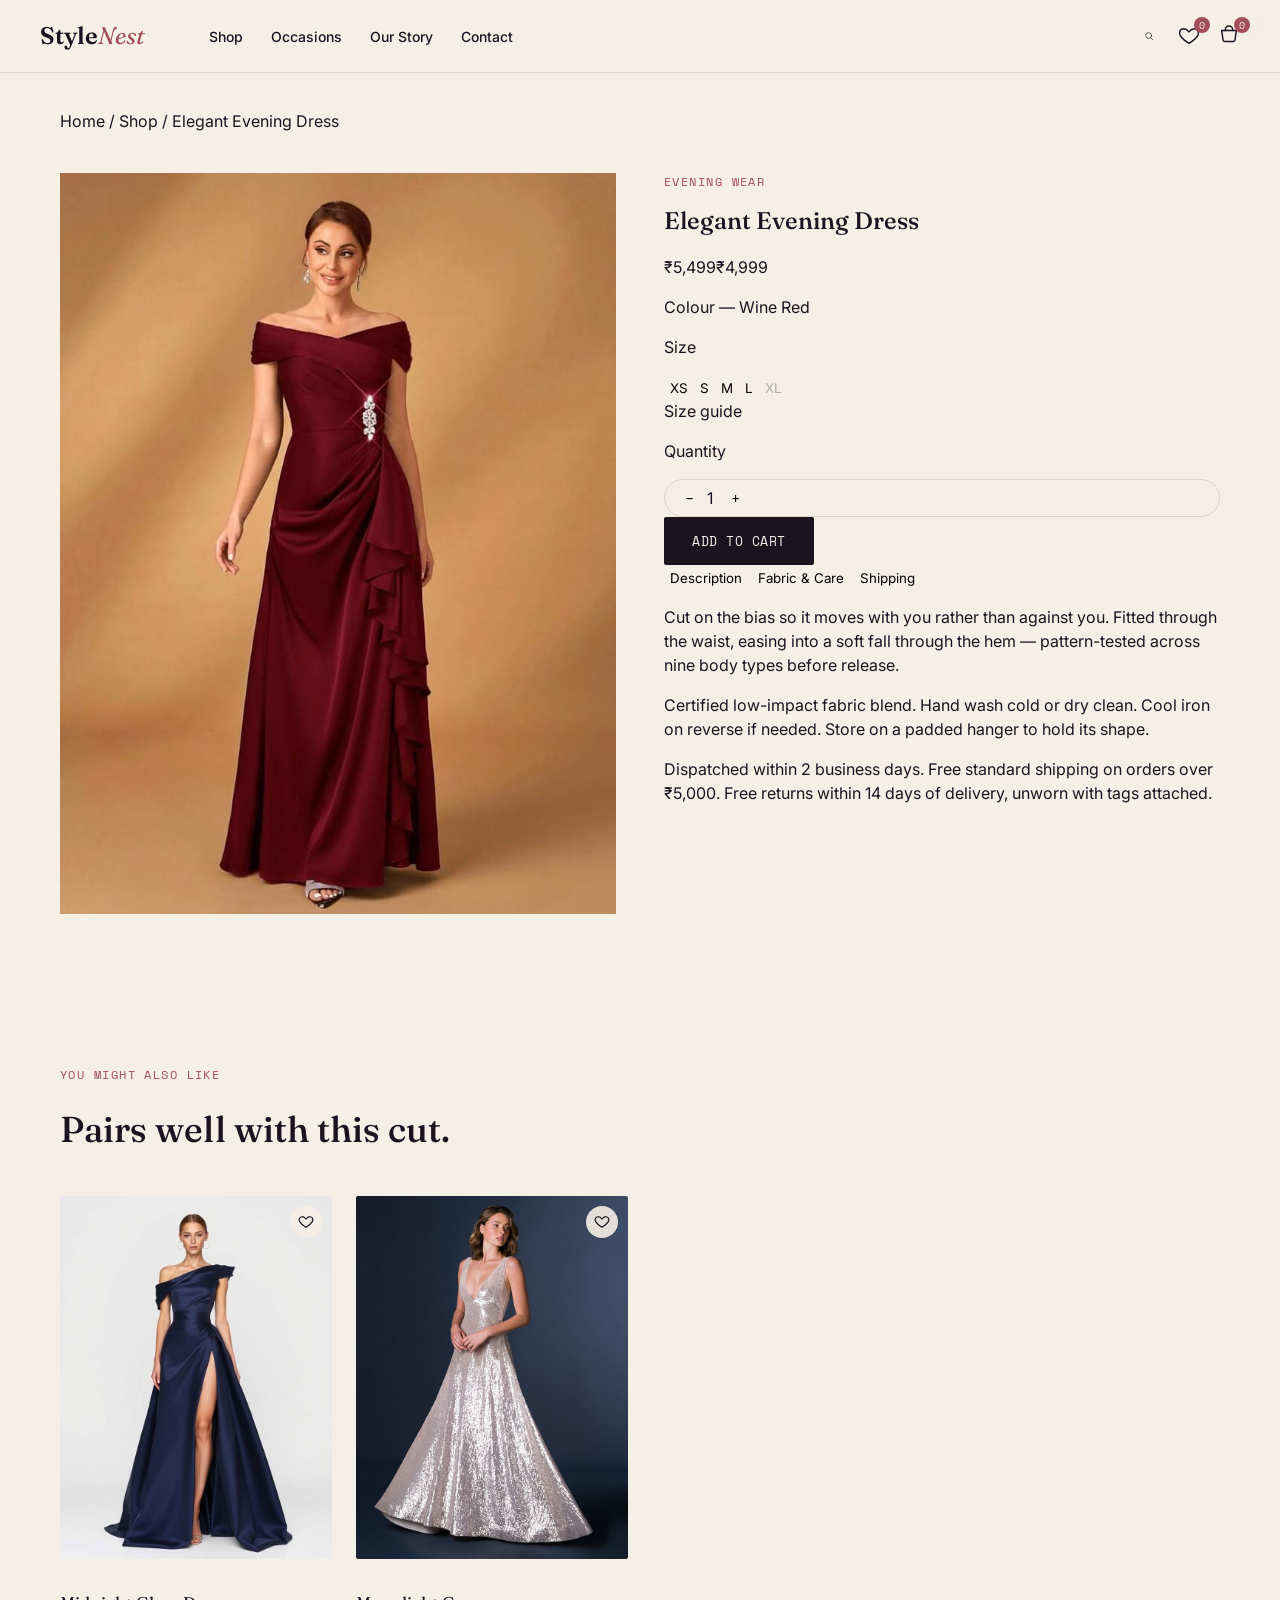
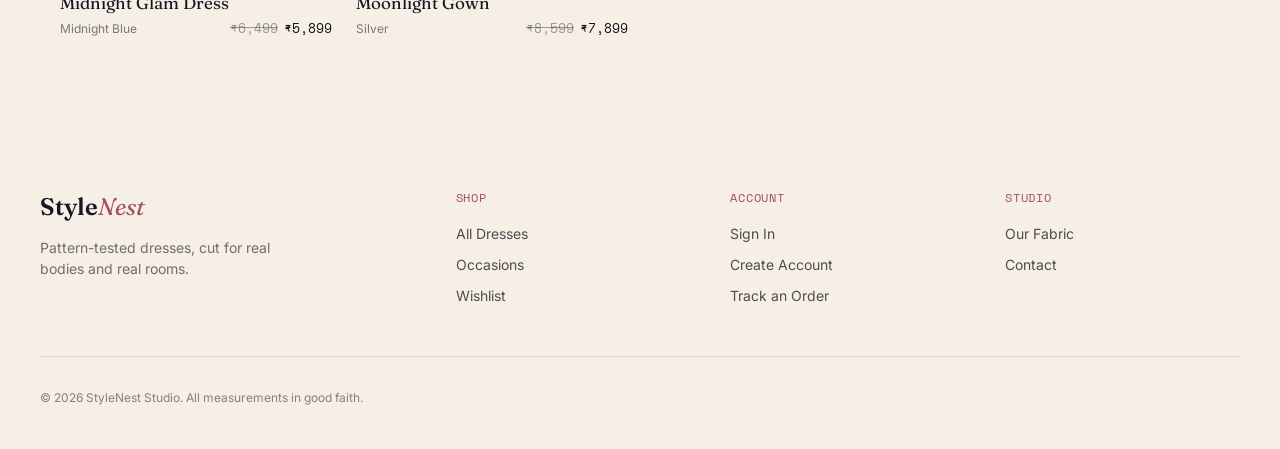
<file: Product.html>
<!doctype html>
<html lang="en">
  <head>
    <meta charset="UTF-8" />
    <meta name="viewport" content="width=device-width, initial-scale=1.0" />
    <title>Product Details — StyleNest</title>
    <link rel="preconnect" href="https://fonts.googleapis.com" />
    <link
      href="https://fonts.googleapis.com/css2?family=Fraunces:ital,opsz,wght@0,9..144,300;0,9..144,500;0,9..144,600;1,9..144,400;1,9..144,500&family=Inter:wght@400;500;600&family=Space+Mono:wght@400;700&display=swap"
      rel="stylesheet"
    />
    <link rel="stylesheet" href="css/style.css" />
  </head>

  <body>
    <header class="site-header" id="siteHeader">
      <button
        class="nav-toggle"
        id="navToggle"
        aria-label="Open menu"
        aria-expanded="false"
      >
        <span></span><span></span><span></span>
      </button>
      <a href="index.html" class="logo">Style<em>Nest</em></a>
      <nav class="main-nav" id="mainNav">
        <a href="shop.html">Shop</a>
        <a href="categories.html">Occasions</a>
        <a href="about.html">Our Story</a>
        <a href="contact.html">Contact</a>
      </nav>
      <div class="header-icons">
        <button class="icon-btn" id="searchBtn" aria-label="Search">
          <svg viewBox="0 0 24 24">
            <circle cx="11" cy="11" r="7" />
            <line x1="21" y1="21" x2="16.5" y2="16.5" />
          </svg>
        </button>
        <a href="wishlist.html" class="icon-btn" aria-label="Wishlist">
          <svg viewBox="0 0 24 24">
            <path
              d="M12 20s-7-4.35-9.5-8.5C.7 8.1 2.1 4.5 5.7 4.1 8 3.85 10 5 12 7.5 14 5 16 3.85 18.3 4.1c3.6.4 5 4 3.2 7.4C19 15.65 12 20 12 20z"
            />
          </svg>
          <span class="badge" id="wishlistCount">0</span>
        </a>
        <a href="cart.html" class="icon-btn" aria-label="Cart">
          <svg viewBox="0 0 24 24">
            <path
              d="M4 6h16l-1.5 10.5a2 2 0 0 1-2 1.5H7.5a2 2 0 0 1-2-1.5L4 6z"
            />
            <path d="M8 6V5a4 4 0 0 1 8 0v1" />
          </svg>
          <span class="badge" id="cartCount">0</span>
        </a>
      </div>
      <div class="search-panel" id="searchPanel">
        <input
          type="text"
          placeholder="Search for a silhouette, colour, occasion…"
          aria-label="Search dresses"
        />
        <button id="searchClose" aria-label="Close search">✕</button>
      </div>
    </header>

    <section class="pdp-hero">
      <p class="breadcrumb">
        <a href="index.html">Home</a> / <a href="shop.html">Shop</a> /
        <span id="pdpCrumb">Product</span>
      </p>
    </section>

    <section class="pdp-layout" id="pdpLayout">
      <div class="pdp-gallery">
        <div class="pdp-main-image">
          <img id="pdpMainImg" src="" alt="" />
          <span class="product-tag" id="pdpTag" hidden></span>
        </div>
        <div class="pdp-thumbs" id="pdpThumbs"></div>
      </div>

      <div class="pdp-info">
        <p class="eyebrow" id="pdpCategory">Category</p>
        <h1 id="pdpName">Product Name</h1>
        <p class="pdp-price" id="pdpPrice">₹0</p>

        <div class="pdp-block">
          <p class="pdp-label">Colour — <span id="pdpColor"></span></p>
        </div>

        <div class="pdp-block">
          <p class="pdp-label">Size</p>
          <div class="size-grid pdp-sizes" id="pdpSizes"></div>
          <a href="#" class="size-guide-link">Size guide</a>
        </div>

        <div class="pdp-block pdp-qty-block">
          <p class="pdp-label">Quantity</p>
          <div class="qty-stepper">
            <button class="qty-btn" id="pdpQtyDec">−</button>
            <span id="pdpQty">1</span>
            <button class="qty-btn" id="pdpQtyInc">+</button>
          </div>
        </div>

        <div class="pdp-actions">
          <button class="btn btn-primary pdp-add-btn" id="pdpAddCart">
            Add to Cart
          </button>
          <button
            class="wishlist-toggle pdp-wish-btn"
            id="pdpWishBtn"
            aria-label="Toggle wishlist"
          >
            <svg viewBox="0 0 24 24">
              <path
                d="M12 20s-7-4.35-9.5-8.5C.7 8.1 2.1 4.5 5.7 4.1 8 3.85 10 5 12 7.5 14 5 16 3.85 18.3 4.1c3.6.4 5 4 3.2 7.4C19 15.65 12 20 12 20z"
              />
            </svg>
          </button>
        </div>

        <div class="pdp-tabs">
          <div class="pdp-tab-heads">
            <button class="pdp-tab-head active" data-tab="desc">
              Description
            </button>
            <button class="pdp-tab-head" data-tab="fabric">
              Fabric & Care
            </button>
            <button class="pdp-tab-head" data-tab="shipping">Shipping</button>
          </div>
          <div class="pdp-tab-panel active" id="tab-desc">
            <p>
              Cut on the bias so it moves with you rather than against you.
              Fitted through the waist, easing into a soft fall through the hem
              — pattern-tested across nine body types before release.
            </p>
          </div>
          <div class="pdp-tab-panel" id="tab-fabric">
            <p>
              Certified low-impact fabric blend. Hand wash cold or dry clean.
              Cool iron on reverse if needed. Store on a padded hanger to hold
              its shape.
            </p>
          </div>
          <div class="pdp-tab-panel" id="tab-shipping">
            <p>
              Dispatched within 2 business days. Free standard shipping on
              orders over ₹5,000. Free returns within 14 days of delivery,
              unworn with tags attached.
            </p>
          </div>
        </div>
      </div>
    </section>

    <section class="related-section">
      <div class="section-head">
        <p class="eyebrow">You Might Also Like</p>
        <h2>Pairs well with this cut.</h2>
      </div>
      <div class="product-grid" id="relatedGrid"></div>
    </section>

    <footer class="site-footer">
      <div class="footer-grid">
        <div class="footer-brand">
          <a href="index.html" class="logo">Style<em>Nest</em></a>
          <p>Pattern-tested dresses, cut for real bodies and real rooms.</p>
        </div>
        <div class="footer-col">
          <h3>Shop</h3>
          <a href="shop.html">All Dresses</a>
          <a href="categories.html">Occasions</a>
          <a href="wishlist.html">Wishlist</a>
        </div>
        <div class="footer-col">
          <h3>Account</h3>
          <a href="login.html">Sign In</a>
          <a href="signup.html">Create Account</a>
          <a href="order.html">Track an Order</a>
        </div>
        <div class="footer-col">
          <h3>Studio</h3>
          <a href="about.html">Our Fabric</a>
          <a href="contact.html">Contact</a>
        </div>
      </div>
      <div class="footer-bottom">
        <p>© 2026 StyleNest Studio. All measurements in good faith.</p>
      </div>
    </footer>

    <div class="toast" id="toast"></div>

    <script src="js/script.js"></script>
    <script src="js/product.js"></script>
  </body>
</html>
</file>
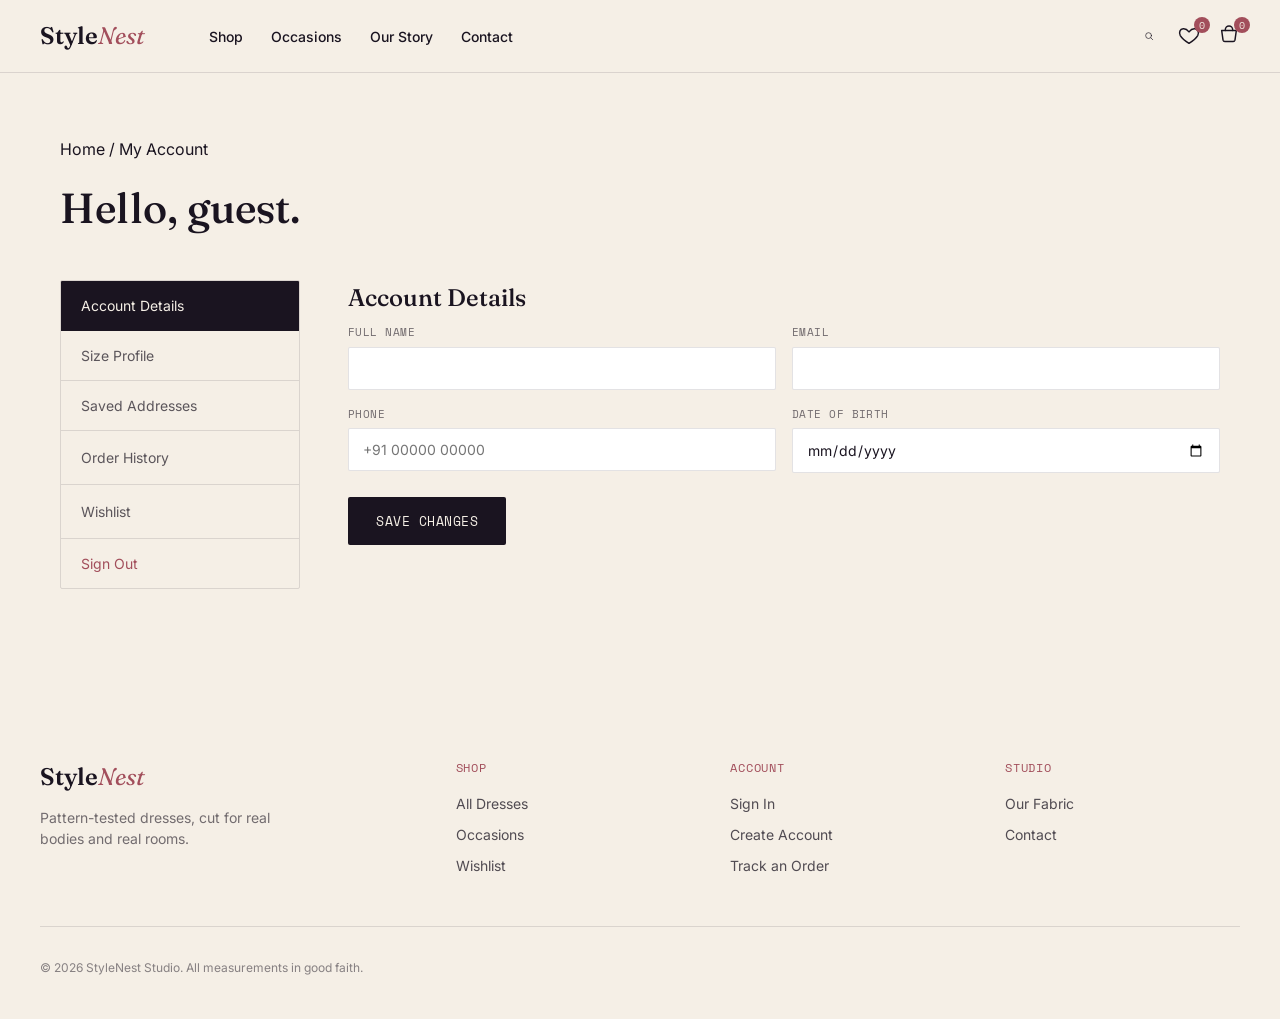
<file: profile.html>
<!doctype html>
<html lang="en">
  <head>
    <meta charset="UTF-8" />
    <meta name="viewport" content="width=device-width, initial-scale=1.0" />
    <title>My Profile — StyleNest</title>
    <link rel="preconnect" href="https://fonts.googleapis.com" />
    <link
      href="https://fonts.googleapis.com/css2?family=Fraunces:ital,opsz,wght@0,9..144,300;0,9..144,500;0,9..144,600;1,9..144,400;1,9..144,500&family=Inter:wght@400;500;600&family=Space+Mono:wght@400;700&display=swap"
      rel="stylesheet"
    />
    <link rel="stylesheet" href="css/style.css" />
    <link rel="stylesheet" href="css/profile.css" />
  </head>

  <body>
    <header class="site-header" id="siteHeader">
      <button
        class="nav-toggle"
        id="navToggle"
        aria-label="Open menu"
        aria-expanded="false"
      >
        <span></span><span></span><span></span>
      </button>
      <a href="index.html" class="logo">Style<em>Nest</em></a>
      <nav class="main-nav" id="mainNav">
        <a href="shop.html">Shop</a>
        <a href="categories.html">Occasions</a>
        <a href="about.html">Our Story</a>
        <a href="contact.html">Contact</a>
      </nav>
      <div class="header-icons">
        <button class="icon-btn" id="searchBtn" aria-label="Search">
          <svg viewBox="0 0 24 24">
            <circle cx="11" cy="11" r="7" />
            <line x1="21" y1="21" x2="16.5" y2="16.5" />
          </svg>
        </button>
        <a href="wishlist.html" class="icon-btn" aria-label="Wishlist">
          <svg viewBox="0 0 24 24">
            <path
              d="M12 20s-7-4.35-9.5-8.5C.7 8.1 2.1 4.5 5.7 4.1 8 3.85 10 5 12 7.5 14 5 16 3.85 18.3 4.1c3.6.4 5 4 3.2 7.4C19 15.65 12 20 12 20z"
            />
          </svg>
          <span class="badge" id="wishlistCount">0</span>
        </a>
        <a href="cart.html" class="icon-btn" aria-label="Cart">
          <svg viewBox="0 0 24 24">
            <path
              d="M4 6h16l-1.5 10.5a2 2 0 0 1-2 1.5H7.5a2 2 0 0 1-2-1.5L4 6z"
            />
            <path d="M8 6V5a4 4 0 0 1 8 0v1" />
          </svg>
          <span class="badge" id="cartCount">0</span>
        </a>
      </div>
      <div class="search-panel" id="searchPanel">
        <input
          type="text"
          placeholder="Search for a silhouette, colour, occasion…"
          aria-label="Search dresses"
        />
        <button id="searchClose" aria-label="Close search">✕</button>
      </div>
    </header>

    <section class="account-hero">
      <p class="breadcrumb">
        <a href="index.html">Home</a> / <span>My Account</span>
      </p>
      <h1 id="greeting">Hello there.</h1>
    </section>

    <section class="account-layout">
      <aside class="account-nav">
        <button class="account-nav-item active" data-panel="details">
          Account Details
        </button>
        <button class="account-nav-item" data-panel="sizing">
          Size Profile
        </button>
        <button class="account-nav-item" data-panel="addresses">
          Saved Addresses
        </button>
        <a class="account-nav-item" href="order.html">Order History</a>
        <a class="account-nav-item" href="wishlist.html">Wishlist</a>
        <button class="account-nav-item signout" id="signOutBtn">
          Sign Out
        </button>
      </aside>

      <div class="account-main">
        <div class="account-panel active" id="panel-details">
          <h2>Account Details</h2>
          <form id="detailsForm">
            <div class="form-grid">
              <label
                >Full Name
                <input type="text" id="profileName" name="fullName" />
              </label>
              <label
                >Email
                <input type="email" id="profileEmail" name="email" />
              </label>
              <label
                >Phone
                <input type="tel" name="phone" placeholder="+91 00000 00000" />
              </label>
              <label
                >Date of Birth
                <input type="date" name="dob" />
              </label>
            </div>
            <button type="submit" class="btn btn-primary">Save Changes</button>
          </form>
        </div>

        <div class="account-panel" id="panel-sizing">
          <h2>Size Profile</h2>
          <p class="panel-sub">
            Save this once and we'll flag any dress that runs differently before
            you order.
          </p>
          <div class="form-grid">
            <label
              >Usual Size
              <select name="usualSize">
                <option>XS</option>
                <option>S</option>
                <option selected>M</option>
                <option>L</option>
                <option>XL</option>
              </select>
            </label>
            <label
              >Height
              <select name="height">
                <option>Under 5'2"</option>
                <option selected>5'2" – 5'6"</option>
                <option>5'6" – 5'10"</option>
                <option>Over 5'10"</option>
              </select>
            </label>
            <label
              >Preferred Fit
              <select name="fit">
                <option>Fitted</option>
                <option selected>True to Size</option>
                <option>Relaxed</option>
              </select>
            </label>
          </div>
          <button type="button" class="btn btn-primary" id="saveSizing">
            Save Size Profile
          </button>
        </div>

        <div class="account-panel" id="panel-addresses">
          <h2>Saved Addresses</h2>
          <div class="address-card">
            <p class="address-tag">Home</p>
            <p>142 Anna Nagar 3rd Street</p>
            <p>Chennai, Tamil Nadu 600040</p>
            <div class="address-actions">
              <button class="text-link">Edit</button>
              <button class="text-link">Remove</button>
            </div>
          </div>
          <button class="btn btn-ghost">+ Add New Address</button>
        </div>
      </div>
    </section>

    <footer class="site-footer">
      <div class="footer-grid">
        <div class="footer-brand">
          <a href="index.html" class="logo">Style<em>Nest</em></a>
          <p>Pattern-tested dresses, cut for real bodies and real rooms.</p>
        </div>
        <div class="footer-col">
          <h3>Shop</h3>
          <a href="shop.html">All Dresses</a>
          <a href="categories.html">Occasions</a>
          <a href="wishlist.html">Wishlist</a>
        </div>
        <div class="footer-col">
          <h3>Account</h3>
          <a href="login.html">Sign In</a>
          <a href="signup.html">Create Account</a>
          <a href="order.html">Track an Order</a>
        </div>
        <div class="footer-col">
          <h3>Studio</h3>
          <a href="about.html">Our Fabric</a>
          <a href="contact.html">Contact</a>
        </div>
      </div>
      <div class="footer-bottom">
        <p>© 2026 StyleNest Studio. All measurements in good faith.</p>
      </div>
    </footer>

    <div class="toast" id="toast"></div>

    <script src="js/script.js"></script>
    <script src="js/profile.js"></script>
  </body>
</html>
</file>
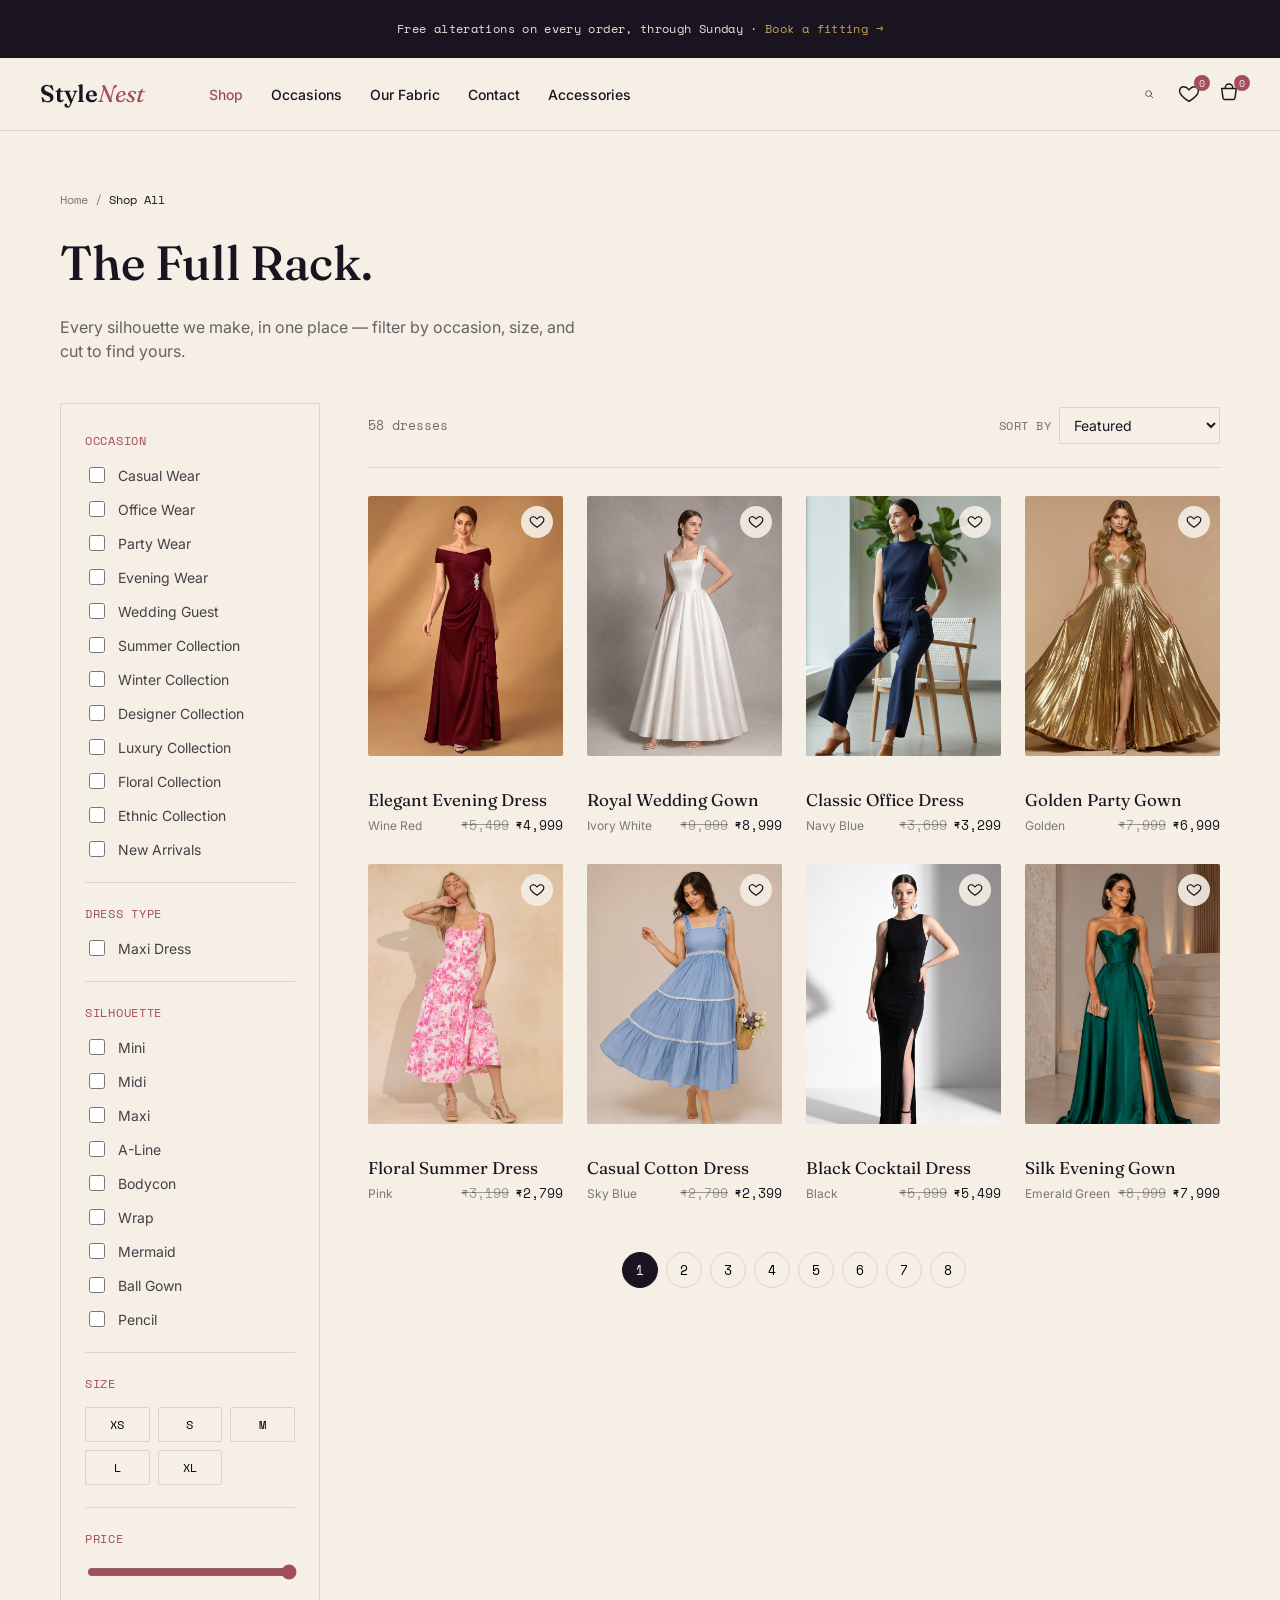
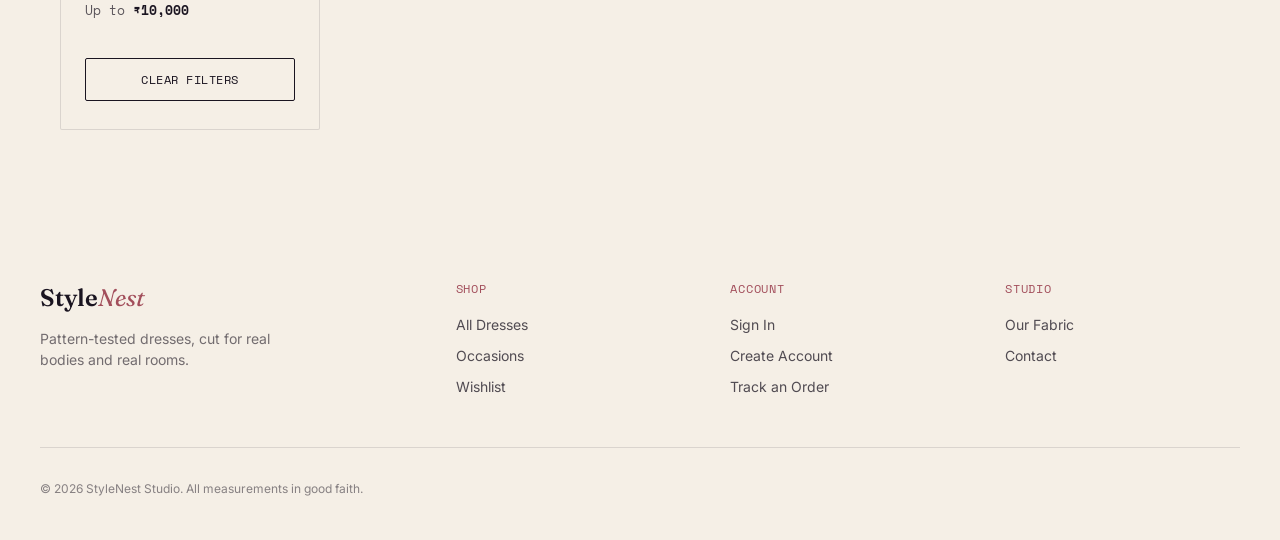
<file: shop.html>
<!doctype html>
<html lang="en">
  <head>
    <meta charset="UTF-8" />
    <meta name="viewport" content="width=device-width, initial-scale=1.0" />
    <title>Shop All Dresses — StyleNest</title>
    <link rel="preconnect" href="https://fonts.googleapis.com" />
    <link
      href="https://fonts.googleapis.com/css2?family=Fraunces:ital,opsz,wght@0,9..144,300;0,9..144,500;0,9..144,600;1,9..144,400;1,9..144,500&family=Inter:wght@400;500;600&family=Space+Mono:wght@400;700&display=swap"
      rel="stylesheet"
    />
    <link rel="stylesheet" href="css/style.css" />
    <link rel="stylesheet" href="css/shop.css" />
  </head>

  <body>
    <div class="announce">
      <p>
        Free alterations on every order, through Sunday ·
        <span>Book a fitting →</span>
      </p>
    </div>

    <header class="site-header" id="siteHeader">
      <button
        class="nav-toggle"
        id="navToggle"
        aria-label="Open menu"
        aria-expanded="false"
      >
        <span></span><span></span><span></span>
      </button>
      <a href="index.html" class="logo">Style<em>Nest</em></a>
      <nav class="main-nav" id="mainNav">
        <a href="shop.html" class="active-link">Shop</a>
        <a href="categories.html">Occasions</a>
        <a href="about.html">Our Fabric</a>
        <a href="contact.html">Contact</a>
        <a href="accessories.html">Accessories</a>
      </nav>
      <div class="header-icons">
        <button class="icon-btn" id="searchBtn" aria-label="Search">
          <svg viewBox="0 0 24 24">
            <circle cx="11" cy="11" r="7" />
            <line x1="21" y1="21" x2="16.5" y2="16.5" />
          </svg>
        </button>
        <a href="wishlist.html" class="icon-btn" aria-label="Wishlist">
          <svg viewBox="0 0 24 24">
            <path
              d="M12 20s-7-4.35-9.5-8.5C.7 8.1 2.1 4.5 5.7 4.1 8 3.85 10 5 12 7.5 14 5 16 3.85 18.3 4.1c3.6.4 5 4 3.2 7.4C19 15.65 12 20 12 20z"
            />
          </svg>
          <span class="badge" id="wishlistCount">0</span>
        </a>
        <a href="cart.html" class="icon-btn" aria-label="Cart">
          <svg viewBox="0 0 24 24">
            <path
              d="M4 6h16l-1.5 10.5a2 2 0 0 1-2 1.5H7.5a2 2 0 0 1-2-1.5L4 6z"
            />
            <path d="M8 6V5a4 4 0 0 1 8 0v1" />
          </svg>
          <span class="badge" id="cartCount">0</span>
        </a>
      </div>
      <div class="search-panel" id="searchPanel">
        <input
          type="text"
          placeholder="Search for a silhouette, colour, occasion…"
          aria-label="Search dresses"
        />
        <button id="searchClose" aria-label="Close search">✕</button>
      </div>
    </header>

    <!-- ===== Page header ===== -->
    <section class="shop-hero">
      <p class="breadcrumb">
        <a href="index.html">Home</a> / <span>Shop All</span>
      </p>
      <h1>The Full Rack.</h1>
      <p class="shop-sub">
        Every silhouette we make, in one place — filter by occasion, size, and
        cut to find yours.
      </p>
    </section>

    <!-- ===== Shop layout ===== -->
    <section class="shop-layout">
      <!-- Filters sidebar -->
      <aside class="filters" id="shopFilters">
        <div class="filter-group">
          <h3>Occasion</h3>
          <label class="check"
            ><input type="checkbox" name="category" value="Casual Wear" /><span
              >Casual Wear</span
            ></label
          >
          <label class="check"
            ><input type="checkbox" name="category" value="Office Wear" /><span
              >Office Wear</span
            ></label
          >
          <label class="check"
            ><input type="checkbox" name="category" value="Party Wear" /><span
              >Party Wear</span
            ></label
          >
          <label class="check"
            ><input type="checkbox" name="category" value="Evening Wear" /><span
              >Evening Wear</span
            ></label
          >
          <label class="check"
            ><input type="checkbox" name="category" value="Wedding Guest" />
            <span>Wedding Guest</span></label
          >
          <label class="check"
            ><input type="checkbox" name="category" value="Summer Collection" />
            <span>Summer Collection</span></label
          >
          <label class="check"
            ><input type="checkbox" name="category" value="Winter Collection" />
            <span>Winter Collection</span></label
          >
          <label class="check"
            ><input
              type="checkbox"
              name="category"
              value="Designer Collection"
            />
            <span>Designer Collection</span></label
          >
          <label class="check"
            ><input type="checkbox" name="category" value="Luxury Collection" />
            <span>Luxury Collection</span></label
          >
          <label class="check"
            ><input type="checkbox" name="category" value="Floral Collection" />
            <span>Floral Collection</span></label
          >
          <label class="check"
            ><input type="checkbox" name="category" value="Ethnic Collection" />
            <span>Ethnic Collection</span></label
          >
          <label class="check"
            ><input type="checkbox" name="category" value="New Arrivals" />
            <span>New Arrivals</span></label
          >
        </div>

        <div class="filter-group">
          <h3>Dress Type</h3>

          <label class="check">
            <input type="checkbox" name="type" value="Maxi Dress" />
            <span>Maxi Dress</span>
          </label>
        </div>

        <div class="filter-group">
          <h3>Silhouette</h3>
          <label class="check"
            ><input type="checkbox" name="silhouette" value="mini" /><span
              >Mini</span
            ></label
          >
          <label class="check"
            ><input type="checkbox" name="silhouette" value="midi" /><span
              >Midi</span
            ></label
          >
          <label class="check"
            ><input type="checkbox" name="silhouette" value="maxi" /><span
              >Maxi</span
            ></label
          >
          <label class="check"
            ><input type="checkbox" name="silhouette" value="a-line" /><span
              >A-Line</span
            ></label
          >
          <label class="check"
            ><input type="checkbox" name="silhouette" value="bodycon" /><span
              >Bodycon</span
            ></label
          >
          <label class="check"
            ><input type="checkbox" name="silhouette" value="wrap" /><span
              >Wrap</span
            ></label
          >
          <label class="check"
            ><input type="checkbox" name="silhouette" value="mermaid" /><span
              >Mermaid</span
            ></label
          >
          <label class="check"
            ><input type="checkbox" name="silhouette" value="ball gown" /><span
              >Ball Gown</span
            ></label
          >
          <label class="check"
            ><input type="checkbox" name="silhouette" value="pencil" /><span
              >Pencil</span
            ></label
          >
        </div>

        <div class="filter-group">
          <h3>Size</h3>
          <div class="size-grid" id="sizeFilter">
            <button type="button" class="size-chip" data-size="XS">XS</button>
            <button type="button" class="size-chip" data-size="S">S</button>
            <button type="button" class="size-chip" data-size="M">M</button>
            <button type="button" class="size-chip" data-size="L">L</button>
            <button type="button" class="size-chip" data-size="XL">XL</button>
          </div>
        </div>

        <div class="filter-group">
          <h3>Price</h3>
          <div class="price-range">
            <input
              type="range"
              id="priceRange"
              min="2000"
              max="10000"
              step="200"
              value="10000"
            />
            <p>Up to <span id="priceValue">₹10,000</span></p>
          </div>
        </div>

        <button class="btn btn-ghost clear-filters" id="clearFilters">
          Clear Filters
        </button>
      </aside>

      <!-- Product results -->
      <div class="shop-main">
        <div class="shop-toolbar">
          <p id="resultCount">12 dresses</p>
          <label class="sort-label">
            Sort by
            <select id="sortSelect">
              <option value="featured">Featured</option>
              <option value="price-asc">Price: Low to High</option>
              <option value="price-desc">Price: High to Low</option>
              <option value="name-asc">Name: A–Z</option>
            </select>
          </label>
        </div>

        <div class="product-grid" id="shopGrid"></div>

        <p class="no-results" id="noResults" hidden>
          No dresses match those filters yet — try widening your search.
        </p>

        <div class="pagination" id="pagination"></div>
      </div>
    </section>

    <footer class="site-footer">
      <div class="footer-grid">
        <div class="footer-brand">
          <a href="index.html" class="logo">Style<em>Nest</em></a>
          <p>Pattern-tested dresses, cut for real bodies and real rooms.</p>
        </div>
        <div class="footer-col">
          <h3>Shop</h3>
          <a href="shop.html">All Dresses</a>
          <a href="categories.html">Occasions</a>
          <a href="wishlist.html">Wishlist</a>
        </div>
        <div class="footer-col">
          <h3>Account</h3>
          <a href="login.html">Sign In</a>
          <a href="signup.html">Create Account</a>
          <a href="order.html">Track an Order</a>
        </div>
        <div class="footer-col">
          <h3>Studio</h3>
          <a href="about.html">Our Fabric</a>
          <a href="contact.html">Contact</a>
        </div>
      </div>
      <div class="footer-bottom">
        <p>© 2026 StyleNest Studio. All measurements in good faith.</p>
      </div>
    </footer>

    <div class="toast" id="toast"></div>

    <script src="js/script.js"></script>
    <script src="js/shop.js"></script>
  </body>
</html>
</file>
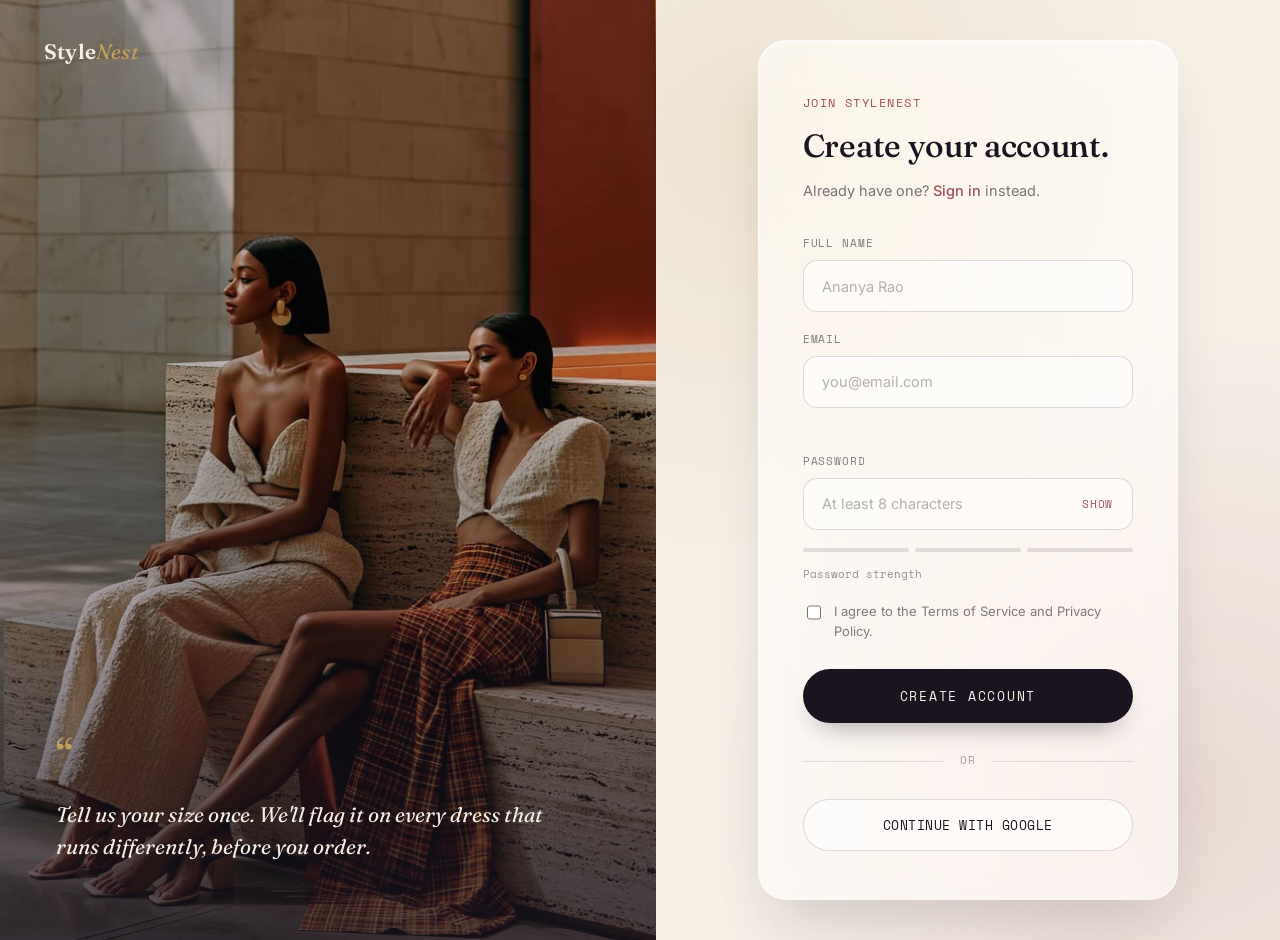
<file: signup.html>
<!doctype html>
<html lang="en">
  <head>
    <meta charset="UTF-8" />
    <meta name="viewport" content="width=device-width, initial-scale=1.0" />
    <title>Create Account — StyleNest</title>
    <link rel="preconnect" href="https://fonts.googleapis.com" />
    <link
      href="https://fonts.googleapis.com/css2?family=Fraunces:ital,opsz,wght@0,9..144,300;0,9..144,500;0,9..144,600;1,9..144,400;1,9..144,500&family=Inter:wght@400;500;600&family=Space+Mono:wght@400;700&display=swap"
      rel="stylesheet"
    />
    <link rel="stylesheet" href="css/style.css" />
    <link rel="stylesheet" href="css/signup.css" />
  </head>

  <body>
    <div class="auth-page">
      <div class="auth-visual">
        <a href="index.html" class="logo logo-light">Style<em>Nest</em></a>
        <img src="images/visual.jpg" alt="Model in a StyleNest gown" />
        <div class="auth-quote">
          <p class="quote-mark">“</p>
          <p>
            Tell us your size once. We'll flag it on every dress that runs
            differently, before you order.
          </p>
        </div>
      </div>

      <div class="auth-form-side">
        <a href="index.html" class="logo logo-mobile">Style<em>Nest</em></a>

        <div class="auth-box">
          <p class="eyebrow">Join StyleNest</p>
          <h1>Create your account.</h1>
          <p class="auth-sub">
            Already have one? <a href="login.html">Sign in</a> instead.
          </p>

          <form id="signupForm" novalidate>
            <label
              >Full Name
              <input
                type="text"
                name="fullName"
                id="signupName"
                placeholder="Ananya Rao"
                required
              />
            </label>

            <label
              >Email
              <input
                type="email"
                name="email"
                id="signupEmail"
                placeholder="you@email.com"
                required
              />
              <span class="field-error" id="signupEmailError"></span>
            </label>

            <label
              >Password
              <div class="password-field">
                <input
                  type="password"
                  name="password"
                  id="signupPassword"
                  placeholder="At least 8 characters"
                  required
                  minlength="8"
                />
                <button
                  type="button"
                  class="toggle-pass"
                  data-target="signupPassword"
                  aria-label="Show password"
                >
                  Show
                </button>
              </div>
              <div class="strength-meter" id="strengthMeter">
                <span></span><span></span><span></span>
              </div>
              <span class="field-hint" id="strengthLabel"
                >Password strength</span
              >
            </label>

            <label class="check terms-check">
              <input type="checkbox" name="terms" id="agreeTerms" required />
              <span>I agree to the Terms of Service and Privacy Policy.</span>
            </label>

            <button type="submit" class="btn btn-primary auth-submit">
              Create Account
            </button>
          </form>

          <div class="auth-divider"><span>or</span></div>

          <button class="btn btn-ghost auth-social">
            Continue with Google
          </button>
        </div>
      </div>
    </div>

    <div class="toast" id="toast"></div>

    <script src="js/script.js"></script>
    <script src="js/auth.js"></script>
  </body>
</html>
</file>
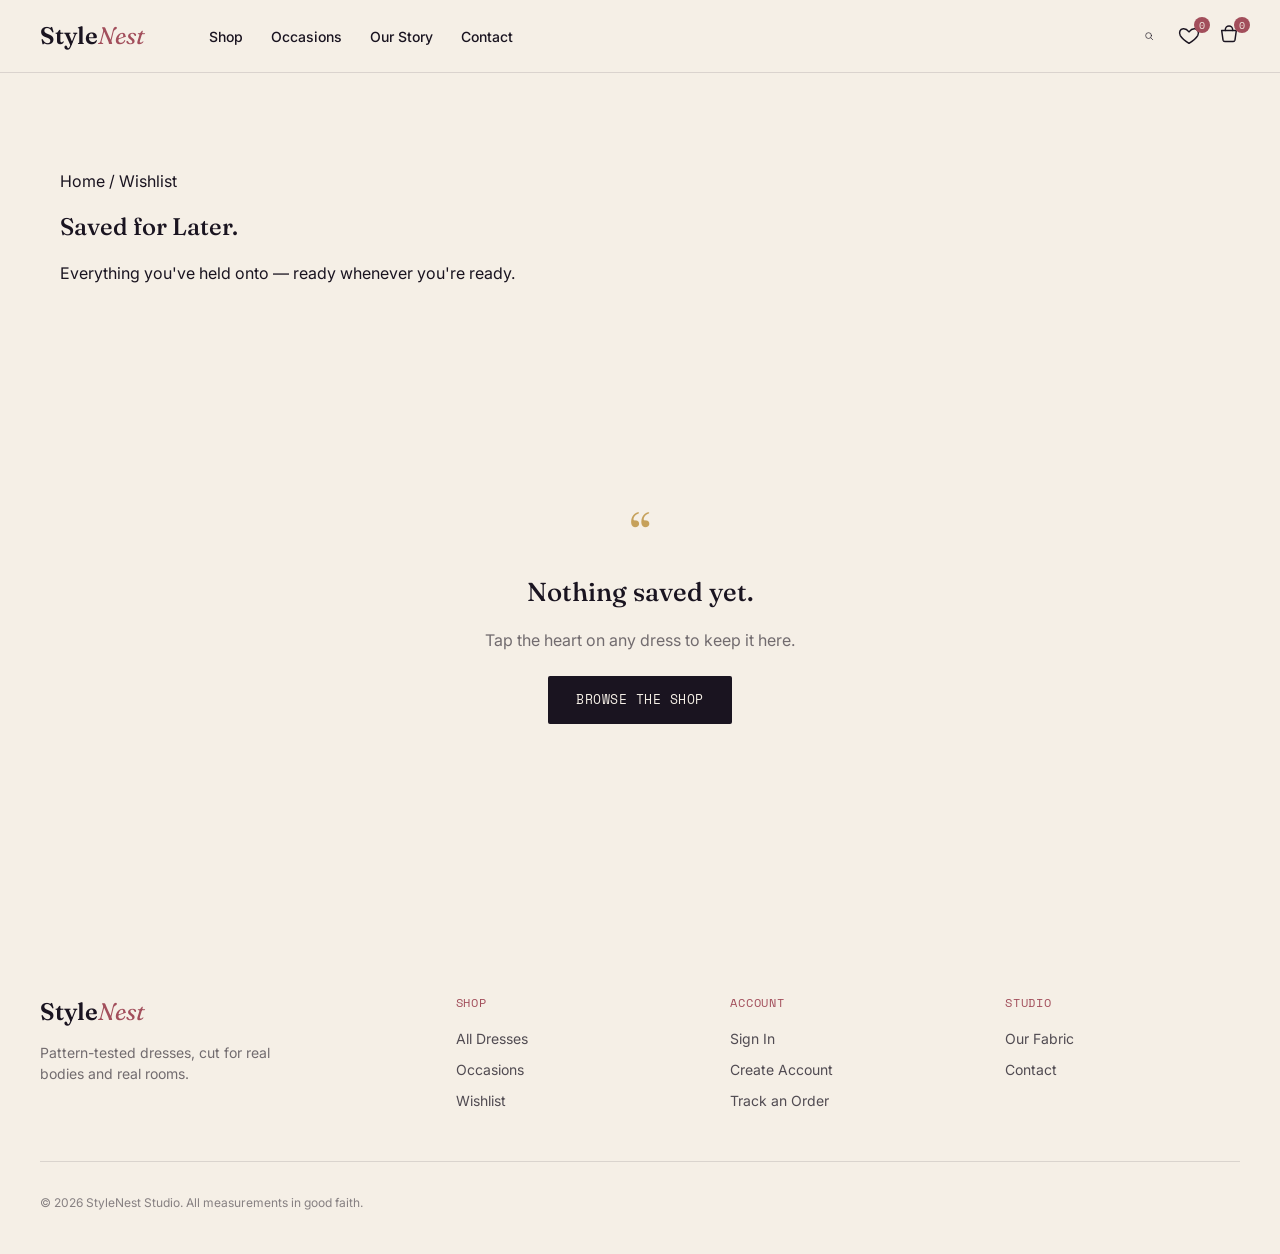
<file: wishlist.html>
<!doctype html>
<html lang="en">
  <head>
    <meta charset="UTF-8" />
    <meta name="viewport" content="width=device-width, initial-scale=1.0" />
    <title>Wishlist — StyleNest</title>
    <link rel="preconnect" href="https://fonts.googleapis.com" />
    <link
      href="https://fonts.googleapis.com/css2?family=Fraunces:ital,opsz,wght@0,9..144,300;0,9..144,500;0,9..144,600;1,9..144,400;1,9..144,500&family=Inter:wght@400;500;600&family=Space+Mono:wght@400;700&display=swap"
      rel="stylesheet"
    />
    <link rel="stylesheet" href="css/style.css" />
  </head>

  <body>
    <header class="site-header" id="siteHeader">
      <button
        class="nav-toggle"
        id="navToggle"
        aria-label="Open menu"
        aria-expanded="false"
      >
        <span></span><span></span><span></span>
      </button>
      <a href="index.html" class="logo">Style<em>Nest</em></a>
      <nav class="main-nav" id="mainNav">
        <a href="shop.html">Shop</a>
        <a href="categories.html">Occasions</a>
        <a href="about.html">Our Story</a>
        <a href="contact.html">Contact</a>
      </nav>
      <div class="header-icons">
        <button class="icon-btn" id="searchBtn" aria-label="Search">
          <svg viewBox="0 0 24 24">
            <circle cx="11" cy="11" r="7" />
            <line x1="21" y1="21" x2="16.5" y2="16.5" />
          </svg>
        </button>
        <a href="wishlist.html" class="icon-btn" aria-label="Wishlist">
          <svg viewBox="0 0 24 24">
            <path
              d="M12 20s-7-4.35-9.5-8.5C.7 8.1 2.1 4.5 5.7 4.1 8 3.85 10 5 12 7.5 14 5 16 3.85 18.3 4.1c3.6.4 5 4 3.2 7.4C19 15.65 12 20 12 20z"
            />
          </svg>
          <span class="badge" id="wishlistCount">0</span>
        </a>
        <a href="cart.html" class="icon-btn" aria-label="Cart">
          <svg viewBox="0 0 24 24">
            <path
              d="M4 6h16l-1.5 10.5a2 2 0 0 1-2 1.5H7.5a2 2 0 0 1-2-1.5L4 6z"
            />
            <path d="M8 6V5a4 4 0 0 1 8 0v1" />
          </svg>
          <span class="badge" id="cartCount">0</span>
        </a>
      </div>
      <div class="search-panel" id="searchPanel">
        <input
          type="text"
          placeholder="Search for a silhouette, colour, occasion…"
          aria-label="Search dresses"
        />
        <button id="searchClose" aria-label="Close search">✕</button>
      </div>
    </header>

    <section class="wishlist-hero">
      <p class="breadcrumb">
        <a href="index.html">Home</a> / <span>Wishlist</span>
      </p>
      <h1>Saved for Later.</h1>
      <p class="shop-sub">
        Everything you've held onto — ready whenever you're ready.
      </p>
    </section>

    <section class="wishlist-section">
      <div class="product-grid" id="wishlistGrid"></div>

      <div class="empty-state" id="emptyWishlist" hidden>
        <p class="quote-mark">“</p>
        <h2>Nothing saved yet.</h2>
        <p>Tap the heart on any dress to keep it here.</p>
        <a href="shop.html" class="btn btn-primary">Browse the Shop</a>
      </div>
    </section>

    <footer class="site-footer">
      <div class="footer-grid">
        <div class="footer-brand">
          <a href="index.html" class="logo">Style<em>Nest</em></a>
          <p>Pattern-tested dresses, cut for real bodies and real rooms.</p>
        </div>
        <div class="footer-col">
          <h3>Shop</h3>
          <a href="shop.html">All Dresses</a>
          <a href="categories.html">Occasions</a>
          <a href="wishlist.html">Wishlist</a>
        </div>
        <div class="footer-col">
          <h3>Account</h3>
          <a href="login.html">Sign In</a>
          <a href="signup.html">Create Account</a>
          <a href="order.html">Track an Order</a>
        </div>
        <div class="footer-col">
          <h3>Studio</h3>
          <a href="about.html">Our Fabric</a>
          <a href="contact.html">Contact</a>
        </div>
      </div>
      <div class="footer-bottom">
        <p>© 2026 StyleNest Studio. All measurements in good faith.</p>
      </div>
    </footer>

    <div class="toast" id="toast"></div>

    <script src="js/script.js"></script>
    <script src="js/wishlist.js"></script>
  </body>
</html>
</file>
<file: css/style.css>
/* =========================================================
   StyleNest — Design Tokens
   Ink        #1A1420  (near-black plum, text/dark sections)
   Ivory      #F5EFE6  (page background)
   Rosewood   #A24E5B  (primary accent — buttons, links)
   Gold       #C6A15B  (secondary accent — tags, dividers)
   Sage       #7C8A6E  (tertiary — success/eco notes)
   ========================================================= */

:root {
  --ink: #1a1420;
  --ivory: #f5efe6;
  --ivory-dim: #ece3d5;
  --rosewood: #a24e5b;
  --rosewood-dark: #7e3a45;
  --gold: #c6a15b;
  --sage: #7c8a6e;
  --line: rgba(26, 20, 32, 0.12);

  --font-display: "Fraunces", serif;
  --font-body: "Inter", sans-serif;
  --font-mono: "Space Mono", monospace;

  --container: 1240px;
  --radius: 2px;
}

* {
  box-sizing: border-box;
}

html {
  scroll-behavior: smooth;
}

body {
  margin: 0;
  background: var(--ivory);
  color: var(--ink);
  font-family: var(--font-body);
  font-size: 16px;
  line-height: 1.5;
  -webkit-font-smoothing: antialiased;
}

img {
  max-width: 100%;
  height: auto;
  display: block;
}

a {
  color: inherit;
  text-decoration: none;
}

button {
  font-family: inherit;
  cursor: pointer;
  border: none;
  background: none;
}

ul {
  list-style: none;
  margin: 0;
  padding: 0;
}

:focus-visible {
  outline: 2px solid var(--rosewood);
  outline-offset: 3px;
}

.eyebrow {
  font-family: var(--font-mono);
  font-size: 12px;
  letter-spacing: 0.12em;
  text-transform: uppercase;
  color: var(--rosewood);
  margin: 0 0 12px;
}

.eyebrow-light {
  color: var(--gold);
}

h1,
h2,
h3 {
  font-family: var(--font-display);
  font-weight: 500;
  margin: 0;
  color: var(--ink);
}

h1 em,
h2 em,
.hero-copy em,
.quote em {
  font-style: italic;
  font-weight: 400;
  color: var(--rosewood);
}

.btn {
  display: inline-flex;
  align-items: center;
  gap: 8px;
  padding: 14px 28px;
  font-family: var(--font-mono);
  font-size: 13px;
  letter-spacing: 0.04em;
  text-transform: uppercase;
  border-radius: var(--radius);
  transition:
    transform 0.2s ease,
    background 0.2s ease,
    color 0.2s ease;
}

.btn-primary {
  background: var(--ink);
  color: var(--ivory);
}

.btn-primary:hover {
  background: var(--rosewood-dark);
  transform: translateY(-2px);
}

.btn-ghost {
  border: 1px solid var(--ink);
  color: var(--ink);
}

.btn-ghost:hover {
  background: var(--ink);
  color: var(--ivory);
}

/* ===== Announcement bar ===== */
.announce {
  background: var(--ink);
  color: var(--ivory-dim);
  text-align: center;
  padding: 8px 16px;
  font-family: var(--font-mono);
  font-size: 12px;
  letter-spacing: 0.03em;
}

.announce span {
  color: var(--gold);
}

/* ===== Header ===== */
.site-header {
  position: sticky;
  top: 0;
  z-index: 50;
  display: flex;
  align-items: center;
  gap: 24px;
  padding: 18px 40px;
  background: rgba(245, 239, 230, 0.92);
  backdrop-filter: blur(8px);
  border-bottom: 1px solid var(--line);
}

.logo {
  font-family: var(--font-display);
  font-size: 24px;
  font-weight: 600;
  letter-spacing: -0.01em;
}

.logo em {
  color: var(--rosewood);
  font-style: italic;
  font-weight: 400;
}

.main-nav {
  display: flex;
  gap: 28px;
  margin: 0 auto 0 40px;
  font-size: 14px;
  font-weight: 500;
}

.main-nav a {
  position: relative;
  padding: 4px 0;
}

.main-nav a::after {
  content: "";
  position: absolute;
  left: 0;
  bottom: 0;
  width: 0;
  height: 1px;
  background: var(--rosewood);
  transition: width 0.25s ease;
}

.main-nav a:hover::after {
  width: 100%;
}

.header-icons {
  display: flex;
  align-items: center;
  gap: 18px;
}

.icon-btn {
  position: relative;
  width: 22px;
  height: 22px;
  display: inline-flex;
}

.icon-btn svg {
  width: 100%;
  height: 100%;
  fill: none;
  stroke: var(--ink);
  stroke-width: 1.6;
  stroke-linecap: round;
  stroke-linejoin: round;
  transition: stroke 0.2s ease;
}

.icon-btn:hover svg {
  stroke: var(--rosewood);
}

.badge {
  position: absolute;
  top: -8px;
  right: -10px;
  background: var(--rosewood);
  color: var(--ivory);
  font-family: var(--font-mono);
  font-size: 10px;
  min-width: 16px;
  height: 16px;
  border-radius: 50%;
  display: flex;
  align-items: center;
  justify-content: center;
  padding: 0 3px;
}

.nav-toggle {
  display: none;
  flex-direction: column;
  gap: 5px;
  width: 24px;
}

.nav-toggle span {
  height: 1.5px;
  background: var(--ink);
  transition:
    transform 0.25s ease,
    opacity 0.25s ease;
}

.nav-toggle.open span:nth-child(1) {
  transform: translateY(6.5px) rotate(45deg);
}

.nav-toggle.open span:nth-child(2) {
  opacity: 0;
}

.nav-toggle.open span:nth-child(3) {
  transform: translateY(-6.5px) rotate(-45deg);
}

.search-panel {
  position: absolute;
  top: 100%;
  left: 0;
  right: 0;
  background: var(--ink);
  padding: 18px 40px;
  display: none;
  align-items: center;
  gap: 16px;
}

.search-panel.open {
  display: flex;
}

.search-panel input {
  flex: 1;
  background: none;
  border: none;
  border-bottom: 1px solid rgba(245, 239, 230, 0.35);
  color: var(--ivory);
  font-family: var(--font-display);
  font-size: 20px;
  font-style: italic;
  padding: 8px 0;
}

.search-panel input::placeholder {
  color: rgba(245, 239, 230, 0.4);
}

.search-panel input:focus {
  outline: none;
  border-color: var(--gold);
}

#searchClose {
  color: var(--ivory);
  font-size: 18px;
}

/* ===== Hero ===== */
.hero {
  display: grid;
  grid-template-columns: 1fr 1fr;
  align-items: center;
  gap: 40px;
  max-width: var(--container);
  margin: 0 auto;
  padding: 64px 40px 96px;
}

.hero h1 {
  font-size: clamp(38px, 4.6vw, 62px);
  line-height: 1.04;
  margin-bottom: 20px;
}

.hero-sub {
  max-width: 42ch;
  color: rgba(26, 20, 32, 0.72);
  margin-bottom: 32px;
}

.hero-actions {
  display: flex;
  gap: 14px;
  margin-bottom: 48px;
  flex-wrap: wrap;
}

.hero-facts {
  display: flex;
  gap: 32px;
  border-top: 1px solid var(--line);
  padding-top: 20px;
}

.hero-facts li {
  display: flex;
  flex-direction: column;
  gap: 4px;
}

.hero-facts strong {
  font-family: var(--font-display);
  font-size: 17px;
}

.hero-facts span {
  font-size: 12px;
  color: rgba(26, 20, 32, 0.55);
}

.hero-visual {
  position: relative;
}

.hero-frame {
  position: relative;
  border-radius: var(--radius);
  overflow: hidden;
  aspect-ratio: 4/5;
}

.hero-frame img {
  width: 100%;
  height: 100%;
  object-fit: cover;
}

.hang-tag {
  position: absolute;
  bottom: 24px;
  left: 24px;
  background: var(--ivory);
  padding: 18px 20px 16px;
  width: 150px;
  box-shadow: 0 12px 28px rgba(26, 20, 32, 0.25);
  clip-path: polygon(14px 0, 100% 0, 100% 100%, 14px 100%, 0 50%);
  padding-left: 26px;
}

.hang-tag-hole {
  position: absolute;
  left: 7px;
  top: 50%;
  transform: translateY(-50%);
  width: 6px;
  height: 6px;
  border-radius: 50%;
  background: var(--ivory);
  border: 1.5px solid var(--ink);
}

.hang-tag-label {
  font-family: var(--font-mono);
  font-size: 10px;
  letter-spacing: 0.1em;
  color: var(--rosewood);
  margin: 0 0 2px;
}

.hang-tag-value {
  font-family: var(--font-display);
  font-style: italic;
  font-size: 17px;
  margin: 0 0 10px;
}

.hang-tag-sku {
  font-family: var(--font-mono);
  font-size: 10px;
  color: rgba(26, 20, 32, 0.5);
  margin: 0;
}

/* ===== Section shared ===== */
section {
  padding: 80px 40px;
  max-width: var(--container);
  margin: 0 auto;
}

.section-head {
  margin-bottom: 40px;
  display: flex;
  flex-direction: column;
  gap: 6px;
}

.section-head h2 {
  font-size: clamp(26px, 3vw, 36px);
}

/* ===== Occasions rail ===== */
.occasion-rail {
  display: grid;
  grid-template-columns: repeat(4, 1fr);
  gap: 20px;
}

.occasion-card {
  position: relative;
  aspect-ratio: 3/4;
  overflow: hidden;
  border-radius: var(--radius);
}

.occasion-card img {
  width: 100%;
  height: 100%;
  object-fit: cover;
  transition: transform 0.5s ease;
}

.occasion-card:hover img {
  transform: scale(1.06);
}

.occasion-card::after {
  content: "";
  position: absolute;
  inset: 0;
  background: linear-gradient(to top, rgba(26, 20, 32, 0.75), transparent 55%);
}

.occasion-card span {
  position: absolute;
  bottom: 18px;
  left: 18px;
  color: var(--ivory);
  font-family: var(--font-display);
  font-style: italic;
  font-size: 19px;
  z-index: 1;
}

/* ===========================
   Category Grid
=========================== */

.category-grid-page {
  display: grid;
  grid-template-columns: repeat(2, 1fr);
  gap: 32px;
  max-width: var(--container);
  margin: 0 auto;
  padding: 10px 10px;
}

.category-tile {
  display: grid;
  grid-template-columns: 45% 55%;
  background: linear-gradient(135deg, #faf8f5 0%, #f3e8d7 100%);
  border: 1px solid var(--line);
  overflow: hidden;
  transition: all 0.35s ease;
}

.category-tile:hover {
  transform: translateY(-6px);
  box-shadow:
    rgba(0, 0, 0, 0.25) 0px 54px 55px,
    rgba(0, 0, 0, 0.12) 0px -12px 30px,
    rgba(0, 0, 0, 0.12) 0px 4px 6px,
    rgba(0, 0, 0, 0.17) 0px 12px 13px,
    rgba(0, 0, 0, 0.09) 0px -3px 5px;
}

.category-tile img {
  width: 100%;
  height: 100%;
  object-fit: cover;
}

.category-tile-copy {
  padding: 35px;
  display: flex;
  flex-direction: column;
  justify-content: center;
}

.category-tile-copy h2 {
  font-size: 34px;
  margin: 10px 0 15px;
}

.category-tile-copy p {
  color: rgba(26, 20, 32, 0.7);
  line-height: 1.7;
}

.tile-link {
  margin-top: 25px;
  font-family: var(--font-mono);
  font-size: 13px;
  text-transform: uppercase;
  letter-spacing: 0.08em;
  color: var(--rosewood);
  transition: 0.3s;
}

.category-tile:hover .tile-link {
  color: var(--ink);
  letter-spacing: 0.12em;
}

/* ===== Trending / product grid ===== */
.tabs {
  display: flex;
  gap: 8px;
  margin-top: 20px;
}

.tab {
  font-family: var(--font-mono);
  font-size: 12px;
  text-transform: uppercase;
  letter-spacing: 0.05em;
  padding: 8px 16px;
  border: 1px solid var(--line);
  border-radius: 999px;
  color: rgba(26, 20, 32, 0.6);
  transition: all 0.2s ease;
}

.tab.active,
.tab:hover {
  background: var(--ink);
  color: var(--ivory);
  border-color: var(--ink);
}

.product-grid {
  display: grid;
  grid-template-columns: repeat(4, 1fr);
  gap: 28px 24px;
}

.product-card {
  position: relative;
  display: flex;
  flex-direction: column;
}

.product-media {
  position: relative;
  aspect-ratio: 3/4;
  overflow: hidden;
  background: var(--ivory-dim);
  border-radius: var(--radius);
  margin-bottom: 14px;
}

.product-media img {
  width: 100%;
  height: 100%;
  object-fit: cover;
  transition: transform 0.5s ease;
}

.product-card:hover .product-media img {
  transform: scale(1.05);
}

.product-tag {
  position: absolute;
  top: 12px;
  left: 12px;
  z-index: 2;
  background: var(--ink);
  color: var(--ivory);
  font-family: var(--font-mono);
  font-size: 10px;
  letter-spacing: 0.05em;
  text-transform: uppercase;
  padding: 4px 8px;
}

.product-tag.sale {
  background: var(--rosewood);
}

.wishlist-toggle {
  position: absolute;
  top: 10px;
  right: 10px;
  z-index: 2;
  width: 32px;
  height: 32px;
  background: rgba(245, 239, 230, 0.9);
  border-radius: 50%;
  display: flex;
  align-items: center;
  justify-content: center;
}

.wishlist-toggle svg {
  width: 16px;
  height: 16px;
  fill: none;
  stroke: var(--ink);
  stroke-width: 1.8;
  transition:
    fill 0.2s ease,
    stroke 0.2s ease;
}

.wishlist-toggle.active svg {
  fill: var(--rosewood);
  stroke: var(--rosewood);
}

.quick-add {
  position: absolute;
  left: 10px;
  right: 10px;
  bottom: 10px;
  z-index: 2;
  background: var(--ink);
  color: var(--ivory);
  font-family: var(--font-mono);
  font-size: 11px;
  text-transform: uppercase;
  letter-spacing: 0.05em;
  padding: 10px;
  text-align: center;
  opacity: 0;
  transform: translateY(8px);
  transition: all 0.25s ease;
}

.product-card:hover .quick-add {
  opacity: 1;
  transform: translateY(0);
}

.product-name {
  font-family: var(--font-display);
  font-size: 17px;
  margin-bottom: 4px;
}

.product-meta {
  display: flex;
  justify-content: space-between;
  align-items: center;
}

.product-color {
  font-size: 12px;
  color: rgba(26, 20, 32, 0.55);
}

.product-price {
  font-family: var(--font-mono);
  font-size: 13px;
}

.product-price .was {
  text-decoration: line-through;
  color: rgba(26, 20, 32, 0.4);
  margin-right: 6px;
}

/* ===== Editorial ===== */
.editorial {
  display: grid;
  grid-template-columns: 1fr 1fr;
  align-items: center;
  gap: 60px;
}

.editorial img {
  border-radius: var(--radius);
  aspect-ratio: 4/3;
  object-fit: cover;
}

.quote-mark {
  font-family: var(--font-display);
  font-size: 64px;
  color: var(--gold);
  line-height: 0.5;
  margin-bottom: 16px;
}

.quote {
  font-family: var(--font-display);
  font-size: clamp(20px, 2.2vw, 26px);
  line-height: 1.4;
}

.quote-attr {
  margin-top: 20px;
  font-family: var(--font-mono);
  font-size: 12px;
  color: rgba(26, 20, 32, 0.55);
}

/* ===== Newsletter ===== */
.newsletter {
  max-width: 100%;
  background: var(--ink);
  color: var(--ivory);
  padding: 90px 40px;
}

.newsletter-inner {
  max-width: 560px;
  margin: 0 auto;
  text-align: center;
}

.newsletter h2 {
  color: var(--ivory);
  margin-bottom: 28px;
}

#newsletterForm {
  display: flex;
  gap: 10px;
}

#newsletterForm input {
  flex: 1;
  padding: 14px 16px;
  background: rgba(245, 239, 230, 0.06);
  border: 1px solid rgba(245, 239, 230, 0.25);
  color: var(--ivory);
  font-family: var(--font-body);
  border-radius: var(--radius);
}

#newsletterForm input::placeholder {
  color: rgba(245, 239, 230, 0.4);
}

#newsletterForm input:focus {
  outline: none;
  border-color: var(--gold);
}

.newsletter-msg {
  margin-top: 14px;
  font-size: 13px;
  font-family: var(--font-mono);
  min-height: 18px;
  color: var(--gold);
}

/* ===== Footer ===== */
.site-footer {
  max-width: 100%;
  padding: 70px 40px 30px;
}

.footer-grid {
  max-width: var(--container);
  margin: 0 auto;
  display: grid;
  grid-template-columns: 1.6fr 1fr 1fr 1fr;
  gap: 40px;
  padding-bottom: 40px;
  border-bottom: 1px solid var(--line);
}

.footer-brand p {
  max-width: 30ch;
  color: rgba(26, 20, 32, 0.6);
  margin-top: 12px;
  font-size: 14px;
}

.footer-col h3 {
  font-family: var(--font-mono);
  font-size: 12px;
  text-transform: uppercase;
  letter-spacing: 0.06em;
  margin-bottom: 16px;
  color: var(--rosewood);
}

.footer-col a {
  display: block;
  margin-bottom: 10px;
  font-size: 14px;
  color: rgba(26, 20, 32, 0.75);
}

.footer-col a:hover {
  color: var(--ink);
}

.footer-bottom {
  max-width: var(--container);
  margin: 0 auto;
  padding-top: 20px;
  font-size: 12px;
  color: rgba(26, 20, 32, 0.5);
}

/* ===== Toast ===== */
.toast {
  position: fixed;
  bottom: 28px;
  left: 50%;
  transform: translateX(-50%) translateY(20px);
  background: var(--ink);
  color: var(--ivory);
  font-family: var(--font-mono);
  font-size: 13px;
  padding: 12px 22px;
  border-radius: var(--radius);
  opacity: 0;
  pointer-events: none;
  transition: all 0.3s ease;
  z-index: 100;
}

.toast.show {
  opacity: 1;
  transform: translateX(-50%) translateY(0);
}

/* =========================================================
   Cart & Checkout
   ========================================================= */

.cart-hero,
.checkout-hero {
  padding: 48px 40px 0;
  max-width: var(--container);
  margin: 0 auto;
}

.cart-hero h1 {
  font-size: clamp(32px, 4vw, 48px);
}

.checkout-steps {
  display: flex;
  gap: 24px;
  margin-top: 18px;
}

.step {
  font-family: var(--font-mono);
  font-size: 12px;
  letter-spacing: 0.05em;
  color: rgba(26, 20, 32, 0.4);
  padding-bottom: 10px;
  border-bottom: 2px solid transparent;
}

.step.done {
  color: var(--sage);
}

.step.active {
  color: var(--ink);
  border-color: var(--rosewood);
}

.cart-layout {
  display: grid;
  grid-template-columns: 1fr 360px;
  gap: 48px;
  max-width: var(--container);
  margin: 0 auto;
  padding: 40px 40px 100px;
  align-items: start;
}

.cart-row {
  display: grid;
  grid-template-columns: 90px 1fr auto auto;
  align-items: center;
  gap: 20px;
  padding: 20px 0;
  border-bottom: 1px solid var(--line);
}

.cart-row img {
  width: 90px;
  height: 110px;
  object-fit: cover;
  border-radius: var(--radius);
}

.cart-row-info .product-name {
  margin-bottom: 4px;
}

.remove-link {
  font-family: var(--font-mono);
  font-size: 11px;
  text-transform: uppercase;
  color: var(--rosewood);
  margin-top: 8px;
}

.remove-link:hover {
  text-decoration: underline;
}

.qty-stepper {
  display: flex;
  align-items: center;
  gap: 12px;
  border: 1px solid var(--line);
  border-radius: 999px;
  padding: 6px 14px;
}

.qty-btn {
  font-family: var(--font-mono);
  font-size: 15px;
  width: 16px;
}

.row-price {
  font-family: var(--font-mono);
  font-size: 14px;
  min-width: 90px;
  text-align: right;
}

.order-summary {
  border: 1px solid var(--line);
  border-radius: var(--radius);
  padding: 28px 24px;
  position: sticky;
  top: 90px;
}

.order-summary h2 {
  font-size: 20px;
  margin-bottom: 20px;
}

.summary-row {
  display: flex;
  justify-content: space-between;
  font-size: 14px;
  padding: 10px 0;
  color: rgba(26, 20, 32, 0.75);
}

.total-row {
  border-top: 1px solid var(--line);
  margin-top: 8px;
  padding-top: 16px;
  font-family: var(--font-display);
  font-size: 20px;
  color: var(--ink);
}

.promo-row {
  gap: 8px;
}

.promo-row input {
  flex: 1;
  padding: 10px 12px;
  border: 1px solid var(--line);
  border-radius: var(--radius);
  font-size: 13px;
}

.promo-row .btn {
  padding: 10px 16px;
  font-size: 11px;
}

.promo-msg {
  font-size: 12px;
  font-family: var(--font-mono);
  min-height: 16px;
  margin-top: -4px;
  margin-bottom: 6px;
}

.checkout-btn {
  display: flex;
  justify-content: center;
  width: 100%;
  margin-top: 16px;
}

.secure-note {
  text-align: center;
  font-size: 12px;
  color: rgba(26, 20, 32, 0.5);
  margin-top: 14px;
}

.empty-state {
  max-width: 480px;
  margin: 60px auto 120px;
  text-align: center;
}

.empty-state h2 {
  font-size: 26px;
  margin-bottom: 12px;
}

.empty-state p {
  color: rgba(26, 20, 32, 0.6);
  margin-bottom: 24px;
}

.empty-state .quote-mark {
  color: var(--gold);
  font-size: 56px;
}

/* ===== Checkout form ===== */
.checkout-layout {
  display: grid;
  grid-template-columns: 1fr 360px;
  gap: 48px;
  max-width: var(--container);
  margin: 0 auto;
  padding: 40px 40px 100px;
  align-items: start;
}

.form-block {
  margin-bottom: 40px;
}

.form-block h2 {
  font-size: 20px;
  margin-bottom: 18px;
}

.form-grid {
  display: grid;
  grid-template-columns: 1fr 1fr;
  gap: 16px;
}

.form-grid label {
  display: flex;
  flex-direction: column;
  gap: 6px;
  font-family: var(--font-mono);
  font-size: 11px;
  text-transform: uppercase;
  letter-spacing: 0.04em;
  color: rgba(26, 20, 32, 0.6);
}

.form-grid label.span-2 {
  grid-column: span 2;
}

.form-grid input {
  font-family: var(--font-body);
  font-size: 14px;
  text-transform: none;
  letter-spacing: normal;
  padding: 12px 14px;
  border: 1px solid var(--line);
  border-radius: var(--radius);
  color: var(--ink);
}

.form-grid input:focus {
  outline: none;
  border-color: var(--rosewood);
}

.pay-methods {
  display: flex;
  gap: 10px;
  margin-bottom: 18px;
}

.pay-option {
  flex: 1;
  border: 1px solid var(--line);
  border-radius: var(--radius);
  padding: 12px;
  text-align: center;
  font-size: 13px;
  cursor: pointer;
}

.pay-option input {
  display: none;
}

.pay-option.active {
  border-color: var(--ink);
  background: var(--ink);
  color: var(--ivory);
}

.place-order-btn {
  width: 100%;
  justify-content: center;
  margin-top: 8px;
}

.place-order-btn:disabled {
  opacity: 0.5;
  cursor: not-allowed;
}

.review-items {
  margin-bottom: 20px;
  max-height: 280px;
  overflow-y: auto;
}

.review-row {
  display: grid;
  grid-template-columns: 48px 1fr auto;
  gap: 12px;
  align-items: center;
  padding: 10px 0;
  border-bottom: 1px solid var(--line);
}

.review-row img {
  width: 48px;
  height: 60px;
  object-fit: cover;
  border-radius: var(--radius);
}

.review-row .product-name {
  font-size: 14px;
  margin-bottom: 2px;
}

.review-row .product-color {
  font-size: 11px;
  color: rgba(26, 20, 32, 0.5);
}

.confirm-overlay {
  position: fixed;
  inset: 0;
  background: rgba(26, 20, 32, 0.6);
  display: flex;
  align-items: center;
  justify-content: center;
  z-index: 200;
  padding: 20px;
}

.confirm-card {
  background: var(--ivory);
  padding: 48px;
  max-width: 440px;
  text-align: center;
  border-radius: var(--radius);
}

.confirm-card h2 {
  font-size: 24px;
  margin: 8px 0 16px;
}

.confirm-order-id {
  font-family: var(--font-mono);
  font-size: 13px;
  color: var(--rosewood);
  margin-bottom: 16px;
}

.confirm-card p {
  color: rgba(26, 20, 32, 0.65);
  margin-bottom: 24px;
  font-size: 14px;
}

.confirm-card .btn {
  width: 100%;
  justify-content: center;
  margin-bottom: 10px;
}

@media (max-width: 900px) {
  .cart-layout,
  .checkout-layout {
    grid-template-columns: 1fr;
    padding: 24px 20px 60px;
  }

  .order-summary {
    position: static;
  }

  .cart-row {
    grid-template-columns: 70px 1fr;
    row-gap: 10px;
  }

  .cart-row .qty-stepper,
  .cart-row .row-price {
    grid-column: 2;
    justify-self: start;
  }

  .form-grid {
    grid-template-columns: 1fr;
  }

  .form-grid label.span-2 {
    grid-column: span 1;
  }
}

@media (prefers-reduced-motion: reduce) {
  * {
    transition: none !important;
    animation: none !important;
  }
}
/* ===== Product Details Page Layout Fix ===== */

section.pdp-hero {
  padding: 20px 40px 12px;
}

section.pdp-layout {
  display: grid;
  grid-template-columns: minmax(0, 1fr) minmax(0, 1fr);
  gap: 48px;
  align-items: start;
  padding: 12px 40px 60px;
  margin: 0 auto;
}

.pdp-gallery {
  min-width: 0;
  margin: 0;
}

.pdp-main-image {
  position: relative;
  width: 100%;
  margin: 0;
  overflow: hidden;
}

.pdp-main-image img {
  display: block;
  width: 100%;
  height: auto;
  object-fit: contain;
}

.pdp-thumbs {
  display: flex;
  gap: 12px;
  margin-top: 12px;
}

.pdp-info {
  min-width: 0;
  margin: 0;
}
/* =========================================
   STYLENEST — COMPLETE MOBILE RESPONSIVE FIX
   Add this block at the bottom of style.css
========================================= */

/* Prevent flex and grid children from forcing overflow */
video,
iframe {
  max-width: 100%;
}

.hero,
.hero-copy,
.hero-visual,
.editorial,
.product-grid,
.category-grid-page,
.cart-layout,
.checkout-layout,
.pdp-layout,
.pdp-gallery,
.pdp-info {
  min-width: 0;
}

/* Tablet and smaller laptops */
@media (max-width: 980px) {
  .site-header {
    gap: 16px;
    padding: 16px 24px;
  }

  .main-nav {
    gap: 18px;
    margin-left: 12px;
  }

  .header-icons {
    gap: 14px;
  }

  .hero {
    grid-template-columns: minmax(0, 1fr);
    width: 100%;
    padding: 40px 24px 56px;
    gap: 28px;
  }

  .hero-copy,
  .hero-visual {
    width: 100%;
    min-width: 0;
  }

  .hero-frame {
    width: 100%;
    aspect-ratio: 4 / 5;
  }

  .hero-frame img {
    width: 100%;
    height: 100%;
    object-fit: cover;
    background: var(--ivory-dim);
  }

  .occasion-rail {
    grid-template-columns: repeat(2, minmax(0, 1fr));
  }

  .product-grid {
    grid-template-columns: repeat(2, minmax(0, 1fr));
  }

  .editorial {
    grid-template-columns: minmax(0, 1fr);
    gap: 32px;
  }

  .footer-grid {
    grid-template-columns: repeat(2, minmax(0, 1fr));
    gap: 28px;
  }

  .cart-layout,
  .checkout-layout {
    grid-template-columns: minmax(0, 1fr);
    gap: 28px;
  }

  section.pdp-layout {
    grid-template-columns: repeat(2, minmax(0, 1fr));
    gap: 28px;
  }
}

/* Mobile phones */
@media (max-width: 720px) {
  html,
  body {
    width: 100%;
    max-width: 100%;
  }

  .announce {
    padding: 8px 12px;
    font-size: 10px;
    line-height: 1.5;
  }

  /* Header */
  .site-header {
    width: 100%;
    padding: 14px 16px;
    gap: 12px;
  }

  .logo {
    font-size: 21px;
    white-space: nowrap;
  }

  .nav-toggle {
    display: flex;
    flex: 0 0 24px;
    padding: 0;
  }

  .main-nav {
    position: fixed;
    top: 0;
    left: 0;
    bottom: 0;
    width: min(300px, 82vw);
    height: 100vh;
    height: 100dvh;
    margin: 0;
    padding: 80px 28px 32px;
    display: flex;
    flex-direction: column;
    align-items: flex-start;
    justify-content: center;
    gap: 26px;
    background: var(--ink);
    transform: translateX(-100%);
    transition: transform 0.3s ease;
    z-index: 60;
  }

  .main-nav.open {
    transform: translateX(0);
  }

  .main-nav a {
    color: var(--ivory);
    font-size: 21px;
  }

  .header-icons {
    margin-left: auto;
    gap: 12px;
    flex: 0 0 auto;
  }

  .icon-btn {
    width: 20px;
    height: 20px;
  }

  .search-panel {
    padding: 14px 16px;
    gap: 12px;
  }

  .search-panel input {
    min-width: 0;
    font-size: 17px;
  }

  /* Shared section spacing */
  section {
    width: 100%;
    max-width: 100%;
    padding: 48px 20px;
  }

  .section-head {
    margin-bottom: 26px;
  }

  .section-head h2 {
    font-size: clamp(26px, 7vw, 32px);
  }

  /* Homepage hero */
  .hero {
    width: 100%;
    padding: 32px 20px 44px;
    gap: 26px;
  }

  .hero h1 {
    font-size: clamp(34px, 9vw, 42px);
    line-height: 1.08;
    overflow-wrap: break-word;
  }

  .hero-sub {
    margin-bottom: 24px;
  }

  .hero-actions {
    gap: 10px;
    margin-bottom: 30px;
  }

  .hero-actions .btn {
    max-width: 100%;
    padding: 12px 16px;
    font-size: 11px;
  }

  .hero-facts {
    flex-wrap: wrap;
    gap: 18px;
  }

  .hero-facts li {
    min-width: 0;
  }

  .hero-facts strong {
    font-size: 16px;
  }

  .hero-frame {
    width: 100%;
    aspect-ratio: 4 / 5;
  }

  .hero-frame img {
    width: 100%;
    height: 100%;
    object-fit: cover;
  }

  .hang-tag {
    bottom: 12px;
    left: 12px;
    width: 135px;
    padding: 14px 12px 12px 22px;
  }

  /* Occasion cards */
  .occasion-rail {
    grid-template-columns: repeat(2, minmax(0, 1fr));
    gap: 12px;
  }

  .occasion-card span {
    left: 12px;
    bottom: 12px;
    font-size: 16px;
  }

  /* Category page */
  .category-grid-page {
    width: 100%;
    max-width: 100%;
    grid-template-columns: minmax(0, 1fr);
    gap: 20px;
    padding: 24px 20px;
  }

  .category-tile {
    grid-template-columns: minmax(0, 1fr);
    min-width: 0;
  }

  .category-tile img {
    width: 100%;
    height: auto;
    aspect-ratio: 4 / 3;
    object-fit: cover;
  }

  .category-tile-copy {
    padding: 22px 20px;
  }

  .category-tile-copy h2 {
    font-size: 28px;
  }

  /* Product grids */
  .product-grid {
    grid-template-columns: repeat(2, minmax(0, 1fr));
    gap: 22px 12px;
  }

  .product-media {
    width: 100%;
    margin-bottom: 10px;
  }

  .product-name {
    font-size: 15px;
    overflow-wrap: anywhere;
  }

  .product-meta {
    flex-wrap: wrap;
    gap: 4px;
  }

  .product-color {
    font-size: 11px;
  }

  .product-price {
    font-size: 11px;
  }

  .product-price .was {
    margin-right: 3px;
  }

  .product-tag {
    top: 8px;
    left: 8px;
    font-size: 9px;
    padding: 4px 6px;
  }

  .wishlist-toggle {
    top: 7px;
    right: 7px;
    width: 29px;
    height: 29px;
  }

  /* Tabs */
  .tabs {
    display: flex;
    flex-wrap: wrap;
    gap: 8px;
  }

  .tab {
    padding: 8px 12px;
    font-size: 10px;
  }

  .pdp-tabs,
  .pdp-tab-heads {
    display: flex;
    flex-wrap: wrap;
    gap: 8px;
    max-width: 100%;
  }

  /* Editorial and newsletter */
  .editorial {
    grid-template-columns: minmax(0, 1fr);
    gap: 24px;
  }

  .editorial img {
    width: 100%;
  }

  .newsletter {
    width: 100%;
    padding: 52px 20px;
  }

  #newsletterForm {
    flex-direction: column;
    width: 100%;
  }

  #newsletterForm input {
    width: 100%;
    min-width: 0;
  }

  /* Footer */
  .site-footer {
    padding: 48px 20px 24px;
  }

  .footer-grid {
    grid-template-columns: minmax(0, 1fr);
    gap: 26px;
  }

  /* Cart and checkout */
  .cart-hero,
  .checkout-hero {
    width: 100%;
    padding: 30px 20px 0;
  }

  .checkout-steps {
    flex-wrap: wrap;
    gap: 12px;
  }

  .cart-layout,
  .checkout-layout {
    width: 100%;
    grid-template-columns: minmax(0, 1fr);
    gap: 28px;
    padding: 24px 20px 48px;
  }

  .cart-row {
    grid-template-columns: 64px minmax(0, 1fr);
    gap: 10px 14px;
  }

  .cart-row img {
    width: 64px;
    height: 84px;
  }

  .cart-row .qty-stepper,
  .cart-row .row-price {
    grid-column: 2;
    justify-self: start;
  }

  .row-price {
    min-width: 0;
    text-align: left;
  }

  .order-summary {
    position: static;
    padding: 22px 18px;
    min-width: 0;
  }

  .form-grid {
    grid-template-columns: minmax(0, 1fr);
  }

  .form-grid label.span-2 {
    grid-column: auto;
  }

  .pay-methods {
    flex-wrap: wrap;
  }

  .confirm-card {
    width: 100%;
    padding: 32px 22px;
  }

  /* Product details */
  section.pdp-hero {
    width: 100%;
    padding: 16px 20px 8px;
  }

  section.pdp-layout {
    width: 100%;
    grid-template-columns: minmax(0, 1fr);
    gap: 26px;
    padding: 8px 20px 40px;
  }

  .pdp-gallery,
  .pdp-info {
    width: 100%;
    min-width: 0;
  }

  .pdp-main-image {
    width: 100%;
  }

  .pdp-main-image img {
    width: 100%;
    height: auto;
    object-fit: contain;
  }

  .pdp-thumbs {
    flex-wrap: wrap;
    gap: 8px;
  }

  .btn {
    max-width: 100%;
  }
}

/* Very narrow phones */
@media (max-width: 380px) {
  .site-header {
    gap: 8px;
    padding-right: 12px;
    padding-left: 12px;
  }

  .logo {
    font-size: 19px;
  }

  .header-icons {
    gap: 9px;
  }

  .icon-btn {
    width: 18px;
    height: 18px;
  }

  .hero,
  section {
    padding-right: 16px;
    padding-left: 16px;
  }

  .product-grid {
    gap: 18px 10px;
  }

  .product-name {
    font-size: 14px;
  }
}

/* =====================================
   STYLENEST OCCASION PAGE — MOBILE ONLY
===================================== */

@media (max-width: 600px) {
  .category-grid-page {
    grid-template-columns: repeat(2, minmax(0, 1fr));
    gap: 16px 10px;
    padding: 20px 12px;
  }

  .category-grid-page .category-tile {
    min-width: 0;
    overflow: hidden;
    border-radius: 8px;
  }

  .category-grid-page .category-tile > img {
    display: block;
    width: 100%;
    height: 230px;
    aspect-ratio: auto;
    object-fit: cover;
    object-position: center top;
  }

  .category-grid-page .category-tile-copy {
    padding: 12px 10px 16px;
  }

  .category-grid-page .category-tile-copy h2 {
    font-size: 16px;
    line-height: 1.35;
    margin: 6px 0 8px;
  }

  .category-grid-page .category-tile-copy > p:not(.eyebrow) {
    font-size: 12px;
    line-height: 1.6;
  }

  .category-grid-page .category-tile-copy .eyebrow {
    font-size: 10px;
  }

  .category-grid-page .tile-link {
    font-size: 12px;
  }
}
</file>
<file: css/accessories.css>
:root {
    --bg: #FAF8F4;
    --surface: #FFFFFF;
    --surface-2: #F3EEE6;

    --text: #222222;
    --text-light: #777777;

    --primary: #8D5A3B;
    --primary-light: #C89C72;

    --border: #E8DED2;
    --shadow: 0 10px 30px rgba(0, 0, 0, .08);

    --radius: 18px;

    --transition: .35s ease;

    /* type + spacing scale (non-color tokens) */
    --fs-base: 16px;
    --fs-sm: 13px;
    --fs-xs: 11.5px;
    --space-1: 8px;
    --space-2: 16px;
    --space-3: 24px;
    --space-4: 40px;
    --space-5: 72px;
    --radius-sm: 10px;
    --radius-lg: 22px;
    --radius-pill: 999px;
}

* {
    box-sizing: border-box;
    margin: 0;
    padding: 0;
}

html {
    scroll-behavior: smooth;
    font-size: var(--fs-base);
}

body {
    background: var(--bg);
    color: var(--text);
    font-family: 'Manrope', sans-serif;
    font-size: 1rem;
    line-height: 1.6;
    letter-spacing: 0.001em;
    -webkit-font-smoothing: antialiased;
    text-rendering: optimizeLegibility;
}

h1,
h2,
h3,
.display {
    font-family: 'Fraunces', serif;
    font-weight: 500;
    letter-spacing: -0.02em;
    line-height: 1.05;
}

a {
    color: inherit;
    text-decoration: none;
}

.wrap {
    max-width: 1320px;
    margin: 0 auto;
    padding: 0 40px;
}

/* ---------- NAV ---------- */
.nav {
    position: sticky;
    top: 0;
    z-index: 50;
    background: rgba(250, 248, 244, 0.88);
    backdrop-filter: blur(10px);
    border-bottom: 1px solid var(--border);
}

.nav .wrap {
    display: flex;
    align-items: center;
    justify-content: space-between;
    height: 72px;
}

.brand {
    font-family: 'Fraunces', serif;
    font-size: 1.3rem;
    letter-spacing: 0.005em;
    color: var(--text);
}

.brand em {
    font-style: italic;
    color: var(--primary);
}

.nav-links {
    display: flex;
    gap: 30px;
    font-size: 0.72rem;
    letter-spacing: 0.1em;
    text-transform: uppercase;
    font-weight: 600;
}

.nav-links a {
    opacity: 0.6;
    transition: opacity var(--transition), color var(--transition);
    color: var(--text);
}

.nav-links a:hover {
    opacity: 1;
}

.nav-links a.active {
    opacity: 1;
    color: var(--primary);
}

/* ---------- HERO ---------- */
.hero {
    padding: 88px 0 64px;
    text-align: center;
    position: relative;
    background:
        radial-gradient(ellipse 60% 50% at 50% 0%, rgba(200, 156, 114, 0.16), transparent 70%),
        var(--bg);
    border-bottom: 1px solid var(--border);
}

.hero .eyebrow {
    font-size: 0.7rem;
    letter-spacing: 0.32em;
    text-transform: uppercase;
    font-weight: 600;
    color: var(--primary);
    margin-bottom: var(--space-2);
    display: block;
}

.hero h1 {
    font-size: clamp(2.1rem, 4.4vw, 3.6rem);
    max-width: 680px;
    margin: 0 auto var(--space-2);
    color: var(--text);
}

.hero h1 em {
    font-style: italic;
    color: var(--primary);
}

.hero p {
    max-width: 420px;
    margin: 0 auto;
    font-size: 0.95rem;
    line-height: 1.7;
    color: var(--text-light);
}

/* ---------- HOMEPAGE GRID SECTION ---------- */
.section-label {
    display: flex;
    align-items: center;
    gap: var(--space-2);
    margin-bottom: var(--space-3);
}

.section-label .num {
    font-family: 'Fraunces', serif;
    font-style: italic;
    font-size: 0.9rem;
    color: var(--primary);
}

.section-label .rule {
    flex: 1;
    height: 1px;
    background: var(--border);
}

.section-label h2 {
    font-size: 0.72rem;
    text-transform: uppercase;
    letter-spacing: 0.22em;
    font-family: 'Manrope';
    font-weight: 700;
    color: var(--text-light);
}

.home-grid {
    display: grid;
    grid-template-columns: repeat(4, 1fr);
    gap: var(--space-2);
    margin-bottom: var(--space-5);
    
}

.home-tile {
    border: 1px solid var(--border);
    border-radius: var(--radius);
    padding: var(--space-3) var(--space-2);
    aspect-ratio: 1 / 0.82;
    display: flex;
    flex-direction: column;
    align-items: center;
    justify-content: center;
    text-align: center;
    background: var(--surface);
    box-shadow: rgba(0, 0, 0, 0.35) 0px 5px 15px;
    transition: transform var(--transition), box-shadow var(--transition), border-color var(--transition);
    cursor: pointer;
}

.home-tile:hover {
    transform: translateY(-4px);
    border-color: var(--primary-light);
    box-shadow: var(--shadow);
}

.home-tile .icon {
    font-size: 2rem;
    display: block;
    margin-bottom: 10px;
    transition: transform var(--transition);
}

.home-tile:hover .icon {
    transform: translateY(-3px) scale(1.08);
}

.home-tile .label {
    font-family: 'Fraunces', serif;
    font-size: 1rem;
    letter-spacing: 0;
    color: var(--text);
}

.home-tile .sub {
    display: block;
    font-size: 0.64rem;
    letter-spacing: 0.14em;
    text-transform: uppercase;
    color: var(--text-light);
    margin-top: 6px;
}

.home-tile:hover .sub {
    color: var(--primary);
}

@media (max-width:900px) {
    .home-grid {
        grid-template-columns: repeat(3, 1fr);
    }
}

@media (max-width:600px) {
    .home-grid {
        grid-template-columns: repeat(2, 1fr);
        gap: 10px;
    }

    .home-tile {
        aspect-ratio: 1 / 0.9;
        padding: var(--space-2);
    }
}

/* ---------- FULL CATALOG ---------- */
.catalog {
    padding-bottom: var(--space-5);
    padding-top: var(--space-4);
}

.catalog-head {
    text-align: center;
    margin-bottom: var(--space-5);
}

.catalog-head span.eyebrow {
    font-size: 0.7rem;
    letter-spacing: 0.32em;
    text-transform: uppercase;
    font-weight: 600;
    color: var(--primary);
    display: block;
    margin-bottom: 10px;
}

.catalog-head h2 {
    font-size: clamp(1.7rem, 3.6vw, 2.5rem);
    color: var(--text);
}

.cat-block {
    border-top: 1px solid var(--border);
    padding: var(--space-4) 0;
    display: grid;
    grid-template-columns: 200px 1fr;
    gap: var(--space-4);
    align-items: start;
}

.cat-block:last-child {
    border-bottom: 1px solid var(--border);
}

.cat-block.reveal {
    opacity: 0;
    transform: translateY(16px);
    transition: opacity .6s ease, transform .6s ease;
}

.cat-block.reveal.is-visible {
    opacity: 1;
    transform: translateY(0);
}

.cat-meta {
    position: sticky;
    top: 88px;
}

.cat-index {
    font-family: 'Fraunces', serif;
    font-style: italic;
    font-weight: 300;
    font-size: 2.5rem;
    color: var(--primary-light);
    line-height: 1;
    margin-bottom: 6px;
    display: block;
}

.cat-title {
    font-size: 1.35rem;
    display: flex;
    align-items: center;
    gap: 9px;
    color: var(--text);
    line-height: 1.15;
}

.cat-title .glyph {
    font-size: 1.2rem;
}

.cat-count {
    margin-top: 8px;
    font-size: 0.7rem;
    letter-spacing: 0.1em;
    text-transform: uppercase;
    color: var(--text-light);
}

/* ---------- IMAGE-FORWARD PRODUCT CARDS ---------- */
.chip-row {
    display: grid;
    grid-template-columns: repeat(auto-fill, minmax(190px, 1fr));
    gap: var(--space-3);
}

.chip {
    border: 1px solid var(--border);
    background: var(--surface);
    border-radius: var(--radius);
    overflow: hidden;
    box-shadow: rgba(0, 0, 0, 0.19) 0px 10px 20px, rgba(0, 0, 0, 0.23) 0px 6px 6px;
    transition: transform var(--transition), box-shadow var(--transition), border-color var(--transition);
    cursor: pointer;
}

.chip:hover {
    border-color: var(--primary-light);
    transform: translateY(-5px);
    box-shadow: var(--shadow);
}

.chip-img {
    display: block;
    width: 100%;
    aspect-ratio: 4 / 5;
    object-fit: cover;
    background: var(--surface-2);
    box-shadow: rgba(0, 0, 0, 0.35) 0px 5px 15px;
    opacity: 0;
    transform: scale(1.02);
    transition: opacity .5s ease, transform .6s ease;
}

.chip-img.loaded {
    opacity: 1;
    transform: scale(1);
}

.chip:hover .chip-img {
    transform: scale(1.06);
}

.chip-label {
    display: block;
    font-size: 0.82rem;
    font-weight: 500;
    line-height: 1.35;
    letter-spacing: 0.005em;
    padding: 14px var(--space-2) 16px;
    color: var(--text);
    border-top: 1px solid var(--border);
}

.chip:hover .chip-label {
    color: var(--primary);
}

@media (max-width:900px) {
    .cat-block {
        grid-template-columns: 1fr;
        gap: var(--space-2);
    }

    .cat-meta {
        position: static;
    }
}

@media (max-width:600px) {
    .chip-row {
        grid-template-columns: repeat(2, 1fr);
        gap: 12px;
    }

    .chip-label {
        font-size: 0.76rem;
        padding: 10px 10px 12px;
    }
}

footer {
    text-align: center;
    padding: var(--space-3) 0 var(--space-4);
    border-top: 1px solid var(--border);
    font-size: 0.72rem;
    letter-spacing: 0.1em;
    text-transform: uppercase;
    color: var(--text-light);
    background: var(--surface-2);
}
</file>
<file: css/login.css>
/* =========================================================
   StyleNest — login.css
   Luxury boutique auth screen — glass-card, split visual.
   Depends on tokens from css/style.css:
   --ink --ivory --rosewood --rosewood-dark --gold --sage --line
   --font-display --font-body --font-mono
   ========================================================= */

.auth-page {
    position: relative;
    display: grid;
    grid-template-columns: 1.05fr 1fr;
    min-height: 100vh;
    background: var(--ivory);
    overflow: hidden;
}

/* ---------- Visual side ---------- */
.auth-visual {
    position: relative;
    background: var(--ink);
    overflow: hidden;
}

.auth-visual img {
    width: 100%;
    height: 100%;
    object-fit: cover;
    opacity: 0.92;
    transform: scale(1.04);
    filter: saturate(1.05);
    animation: authImageIn 1.6s cubic-bezier(.19, 1, .22, 1) both;
}

@keyframes authImageIn {
    from {
        opacity: 0;
        transform: scale(1.12);
    }

    to {
        opacity: 0.92;
        transform: scale(1.04);
    }
}

.auth-visual::after {
    content: "";
    position: absolute;
    inset: 0;
    background: linear-gradient(180deg,
            rgba(26, 20, 32, 0.15) 0%,
            rgba(26, 20, 32, 0.05) 40%,
            rgba(26, 20, 32, 0.75) 100%);
}

.logo-light {
    font-family: var(--font-display);
    font-size: 21px;
    letter-spacing: 0.01em;
    color: var(--ivory);
}

.logo-light em {
    font-style: italic;
    color: var(--gold);
}

.auth-visual .logo {
    position: absolute;
    top: 36px;
    left: 44px;
    z-index: 2;
}

.auth-quote {
    position: absolute;
    left: 0;
    right: 0;
    bottom: 0;
    z-index: 2;
    padding: 56px;
}

.auth-quote .quote-mark {
    font-family: var(--font-display);
    color: var(--gold);
    font-size: 44px;
    line-height: 1;
    margin-bottom: 10px;
    display: block;
}

.auth-quote p:last-child {
    font-family: var(--font-display);
    font-weight: 400;
    font-style: italic;
    font-size: 21px;
    line-height: 1.55;
    color: var(--ivory);
    max-width: 38ch;
}

.logo-mobile {
    display: none;
}

/* ---------- Form side (ambient glass backdrop) ---------- */
.auth-form-side {
    position: relative;
    display: flex;
    align-items: center;
    justify-content: center;
    padding: 40px;
    background:
        radial-gradient(circle at 15% 15%, rgba(198, 161, 91, 0.16), transparent 45%),
        radial-gradient(circle at 85% 85%, rgba(162, 78, 91, 0.14), transparent 50%),
        var(--ivory);
}

/* ---------- Glass card ---------- */
.auth-box {
    position: relative;
    width: 100%;
    max-width: 420px;
    padding: 48px 44px;
    background: rgba(255, 255, 255, 0.62);
    backdrop-filter: blur(22px) saturate(160%);
    -webkit-backdrop-filter: blur(22px) saturate(160%);
    border: 1px solid rgba(255, 255, 255, 0.55);
    border-radius: 28px;
    box-shadow:
        0 30px 60px -20px rgba(26, 20, 32, 0.18),
        0 2px 0 rgba(255, 255, 255, 0.6) inset;
    transition: transform .45s cubic-bezier(.19, 1, .22, 1), box-shadow .45s ease;
    animation: authCardIn .8s cubic-bezier(.19, 1, .22, 1) both;
    animation-delay: .15s;
}

@keyframes authCardIn {
    from {
        opacity: 0;
        transform: translateY(18px);
    }

    to {
        opacity: 1;
        transform: translateY(0);
    }
}

.auth-box:hover {
    box-shadow:
        0 40px 70px -20px rgba(26, 20, 32, 0.22),
        0 2px 0 rgba(255, 255, 255, 0.6) inset;
}

.auth-box .eyebrow {
    display: inline-block;
    margin-bottom: 16px;
}

.auth-box h1 {
    font-family: var(--font-display);
    font-weight: 500;
    font-size: 32px;
    line-height: 1.15;
    letter-spacing: -0.01em;
    margin-bottom: 10px;
    color: var(--ink);
}

.auth-sub {
    font-size: 14.5px;
    line-height: 1.6;
    color: rgba(26, 20, 32, 0.58);
    margin-bottom: 34px;
}

.auth-sub a {
    color: var(--rosewood);
    font-weight: 500;
    position: relative;
}

.auth-sub a::after {
    content: "";
    position: absolute;
    left: 0;
    right: 0;
    bottom: -2px;
    height: 1px;
    background: currentColor;
    transform: scaleX(0);
    transform-origin: right;
    transition: transform .3s ease;
}

.auth-sub a:hover::after {
    transform: scaleX(1);
    transform-origin: left;
}

/* ---------- Login form fields ---------- */
#loginForm label {
    display: flex;
    flex-direction: column;
    gap: 8px;
    font-family: var(--font-mono);
    font-size: 10.5px;
    text-transform: uppercase;
    letter-spacing: 0.08em;
    color: rgba(26, 20, 32, 0.55);
    margin-bottom: 20px;
}

#loginForm input[type="email"],
#loginForm input[type="password"],
#loginForm input[type="text"] {
    font-family: var(--font-body);
    font-size: 14.5px;
    text-transform: none;
    letter-spacing: normal;
    height: 52px;
    padding: 0 18px;
    border: 1px solid rgba(26, 20, 32, 0.14);
    border-radius: 14px;
    background: rgba(255, 255, 255, 0.55);
    color: var(--ink);
    width: 100%;
    transition: border-color .3s ease, background .3s ease, box-shadow .3s ease, transform .2s ease;
}

#loginForm input::placeholder {
    color: rgba(26, 20, 32, 0.32);
}

#loginForm input:hover {
    border-color: rgba(162, 78, 91, 0.35);
}

#loginForm input:focus {
    outline: none;
    background: #fff;
    border-color: var(--rosewood);
    box-shadow: 0 0 0 4px rgba(162, 78, 91, 0.14);
}

#loginForm input.invalid {
    border-color: #B5555F;
}

.field-error {
    color: #B5555F;
    font-size: 11px;
    text-transform: none;
    letter-spacing: normal;
    min-height: 14px;
    margin-top: 4px;
}

.password-field {
    position: relative;
}

.password-field input {
    padding-right: 64px;
}

.toggle-pass {
    position: absolute;
    right: 14px;
    top: 50%;
    transform: translateY(-50%);
    font-family: var(--font-mono);
    font-size: 10.5px;
    letter-spacing: 0.06em;
    text-transform: uppercase;
    color: var(--rosewood);
    padding: 4px 6px;
    border-radius: 8px;
    transition: background .2s ease;
}

.toggle-pass:hover {
    background: rgba(162, 78, 91, 0.08);
}

.form-row-between {
    display: flex;
    justify-content: space-between;
    align-items: center;
    margin-bottom: 28px;
    font-size: 13px;
}

.form-row-between .check {
    display: flex;
    align-items: center;
    gap: 8px;
    font-family: var(--font-body);
    font-size: 13px;
    text-transform: none;
    letter-spacing: normal;
    color: rgba(26, 20, 32, 0.65);
}

.form-row-between .check input {
    width: 15px;
    height: 15px;
    accent-color: var(--rosewood);
}

.forgot-link {
    color: var(--rosewood);
    font-size: 13px;
    position: relative;
}

.forgot-link::after {
    content: "";
    position: absolute;
    left: 0;
    right: 0;
    bottom: -2px;
    height: 1px;
    background: currentColor;
    transform: scaleX(0);
    transform-origin: right;
    transition: transform .3s ease;
}

.forgot-link:hover::after {
    transform: scaleX(1);
    transform-origin: left;
}

.auth-submit {
    width: 100%;
    height: 54px;
    justify-content: center;
    border-radius: 999px;
    font-size: 12.5px;
    letter-spacing: 0.14em;
    box-shadow: 0 14px 28px -14px rgba(26, 20, 32, 0.45);
}

.auth-submit:hover {
    transform: translateY(-2px);
    box-shadow: 0 20px 34px -14px rgba(162, 78, 91, 0.5);
}

.auth-submit:active {
    transform: translateY(0);
}

.auth-divider {
    display: flex;
    align-items: center;
    gap: 16px;
    margin: 30px 0;
    color: rgba(26, 20, 32, 0.38);
    font-family: var(--font-mono);
    font-size: 10.5px;
    letter-spacing: 0.1em;
    text-transform: uppercase;
    
}

.auth-divider::before,
.auth-divider::after {
    content: "";
    flex: 1;
    height: 1px;
    background: rgba(26, 20, 32, 0.12);
}

.auth-social {
    width: 100%;
    height: 52px;
    justify-content: center;
    border-radius: 999px;
    background: rgba(255, 255, 255, 0.6);
    border: 1px solid rgba(26, 20, 32, 0.14);
    color: var(--ink);
    transition: background .3s ease, border-color .3s ease, transform .2s ease;
}

.auth-social:hover {
    background:black;
    border-color: var(--gold);
    transform: translateY(-2px);

}

@media (max-width: 900px) {
    .auth-page {
        grid-template-columns: 1fr;
    }

    .auth-visual {
        display: none;
    }

    .logo-mobile {
        display: block;
        font-family: var(--font-display);
        font-size: 20px;
        color: var(--ink);
        margin-bottom: 36px;
    }

    .logo-mobile em {
        font-style: italic;
        color: var(--rosewood);
    }

    .auth-form-side {
        padding: 28px 20px;
        min-height: 100vh;
    }

    .auth-box {
        padding: 36px 26px;
        border-radius: 24px;
    }

    .auth-box h1 {
        font-size: 27px;
    }
}

@media (max-width: 420px) {
    .auth-box {
        padding: 30px 20px;
    }
}
</file>
<file: css/profile.css>
/* =========================================================
   StyleNest — profile.css
   Shared by profile.html and order.html.
   ========================================================= */

.account-hero {
    padding: 48px 40px 0;
    max-width: var(--container);
    margin: 0 auto;
}

.account-hero h1 {
    font-size: clamp(30px, 4vw, 42px);
    margin-top: 6px;
}

.account-layout {
    display: grid;
    grid-template-columns: 240px 1fr;
    gap: 48px;
    max-width: var(--container);
    margin: 0 auto;
    padding: 40px 40px 100px;
    align-items: start;
}

.account-nav {
    display: flex;
    flex-direction: column;
    border: 1px solid var(--line);
    border-radius: var(--radius);
    overflow: hidden;
    position: sticky;
    top: 90px;
}

.account-nav-item {
    padding: 16px 20px;
    text-align: left;
    font-size: 14px;
    border-bottom: 1px solid var(--line);
    color: rgba(26, 20, 32, 0.7);
    transition: background 0.2s ease, color 0.2s ease;
}

.account-nav-item:last-child {
    border-bottom: none;
}

.account-nav-item:hover {
    background: var(--ivory-dim);
    color: var(--ink);
}

.account-nav-item.active {
    background: var(--ink);
    color: var(--ivory);
}

.account-nav-item.signout {
    color: var(--rosewood);
}

.account-panel {
    display: none;
}

.account-panel.active {
    display: block;
}

.account-panel h2 {
    font-size: 24px;
    margin-bottom: 8px;
}

.panel-sub {
    color: rgba(26, 20, 32, 0.6);
    font-size: 14px;
    margin-bottom: 24px;
}

.account-panel .form-grid {
    grid-template-columns: 1fr 1fr;
    margin-bottom: 24px;
}

.account-panel .form-grid select {
    font-family: var(--font-body);
    font-size: 14px;
    padding: 12px 14px;
    border: 1px solid var(--line);
    border-radius: var(--radius);
    color: var(--ink);
    background: var(--ivory);
}

.address-card {
    border: 1px solid var(--line);
    border-radius: var(--radius);
    padding: 22px;
    max-width: 360px;
    margin-bottom: 20px;
    font-size: 14px;
    color: rgba(26, 20, 32, 0.75);
}

.address-tag {
    font-family: var(--font-mono);
    font-size: 11px;
    text-transform: uppercase;
    color: var(--rosewood);
    margin-bottom: 8px;
}

.address-actions {
    display: flex;
    gap: 16px;
    margin-top: 14px;
}

.text-link {
    font-size: 12px;
    color: var(--rosewood);
}

.text-link:hover {
    text-decoration: underline;
}

/* ===== Orders list ===== */
.order-card {
    border: 1px solid var(--line);
    border-radius: var(--radius);
    margin-bottom: 20px;
    overflow: hidden;
}

.order-card-head {
    display: flex;
    justify-content: space-between;
    align-items: center;
    padding: 18px 22px;
    background: var(--ivory-dim);
    flex-wrap: wrap;
    gap: 10px;
}

.order-card-head .order-id {
    font-family: var(--font-mono);
    font-size: 13px;
}

.order-card-head .order-date {
    font-size: 12px;
    color: rgba(26, 20, 32, 0.55);
}

.order-status {
    font-family: var(--font-mono);
    font-size: 11px;
    text-transform: uppercase;
    letter-spacing: 0.04em;
    padding: 5px 12px;
    border-radius: 999px;
    background: var(--sage);
    color: var(--ivory);
}

.order-card-body {
    padding: 18px 22px;
}

.order-item-row {
    display: grid;
    grid-template-columns: 48px 1fr auto;
    gap: 14px;
    align-items: center;
    padding: 10px 0;
}

.order-item-row img {
    width: 48px;
    height: 60px;
    object-fit: cover;
    border-radius: var(--radius);
}

.order-item-row .product-name {
    font-size: 14px;
    margin-bottom: 2px;
}

.order-item-row .product-color {
    font-size: 12px;
    color: rgba(26, 20, 32, 0.5);
}

.order-card-foot {
    display: flex;
    justify-content: space-between;
    align-items: center;
    padding: 16px 22px;
    border-top: 1px solid var(--line);
}

.order-total {
    font-family: var(--font-mono);
    font-size: 15px;
}

@media (max-width: 900px) {
    .account-layout {
        grid-template-columns: 1fr;
        padding: 24px 20px 60px;
    }

    .account-hero {
        padding: 32px 20px 0;
    }

    .account-nav {
        position: static;
        flex-direction: row;
        overflow-x: auto;
    }

    .account-nav-item {
        white-space: nowrap;
        border-bottom: none;
        border-right: 1px solid var(--line);
    }

    .account-panel .form-grid {
        grid-template-columns: 1fr;
    }
}
</file>
<file: css/shop.css>
/* =========================================================
   StyleNest — shop.css
   Page-specific styles for shop.html: hero strip, filter
   sidebar, toolbar, pagination. Builds on tokens in style.css.
   ========================================================= */

.shop-hero {
    padding: 48px 40px 0;
}

.breadcrumb {
    font-family: var(--font-mono);
    font-size: 12px;
    color: rgba(26, 20, 32, 0.55);
    margin-bottom: 18px;
}

.breadcrumb a:hover {
    color: var(--rosewood);
}

.breadcrumb span {
    color: var(--ink);
}

.shop-hero h1 {
    font-size: clamp(32px, 4vw, 48px);
    margin-bottom: 10px;
}

.shop-sub {
    max-width: 52ch;
    color: rgba(26, 20, 32, 0.65);
    margin-bottom: 0;
}

.main-nav a.active-link {
    color: var(--rosewood);
}

/* ===== Layout ===== */
.shop-layout {
    display: grid;
    grid-template-columns: 260px 1fr;
    gap: 48px;
    align-items: start;
    padding-top: 40px;
}

/* ===== Filters ===== */
.filters {
    position: sticky;
    top: 90px;
    border: 1px solid var(--line);
    padding: 28px 24px;
    border-radius: var(--radius);
    background: var(--ivory);
}

.filter-group {
    padding-bottom: 22px;
    margin-bottom: 22px;
    border-bottom: 1px solid var(--line);
}

.filter-group:last-of-type {
    border-bottom: none;
    margin-bottom: 0;
    padding-bottom: 0;
}

.filter-group h3 {
    font-family: var(--font-mono);
    font-size: 12px;
    text-transform: uppercase;
    letter-spacing: 0.06em;
    color: var(--rosewood);
    margin-bottom: 14px;
}

.check {
    display: flex;
    align-items: center;
    gap: 10px;
    font-size: 14px;
    margin-bottom: 12px;
    cursor: pointer;
    color: rgba(26, 20, 32, 0.8);
}

.check input {
    width: 16px;
    height: 16px;
    accent-color: var(--ink);
    cursor: pointer;
}

.check:last-child {
    margin-bottom: 0;
}

.size-grid {
    display: grid;
    grid-template-columns: repeat(3, 1fr);
    gap: 8px;
}

.size-chip {
    border: 1px solid var(--line);
    padding: 8px 0;
    font-family: var(--font-mono);
    font-size: 12px;
    border-radius: var(--radius);
    transition: all 0.2s ease;
}

.size-chip.active,
.size-chip:hover {
    background: var(--ink);
    color: var(--ivory);
    border-color: var(--ink);
}

.price-range input[type="range"] {
    width: 100%;
    accent-color: var(--rosewood);
    margin-bottom: 8px;
}

.price-range p {
    font-family: var(--font-mono);
    font-size: 13px;
    color: rgba(26, 20, 32, 0.7);
}

.price-range span {
    color: var(--ink);
    font-weight: 700;
}

.clear-filters {
    width: 100%;
    margin-top: 24px;
    justify-content: center;
    font-size: 12px;
    padding: 12px;
}

/* ===== Toolbar ===== */
.shop-toolbar {
    display: flex;
    justify-content: space-between;
    align-items: center;
    margin-bottom: 28px;
    padding-bottom: 18px;
    border-bottom: 1px solid var(--line);
}

#resultCount {
    font-family: var(--font-mono);
    font-size: 13px;
    color: rgba(26, 20, 32, 0.6);
}

.sort-label {
    font-family: var(--font-mono);
    font-size: 12px;
    text-transform: uppercase;
    letter-spacing: 0.04em;
    color: rgba(26, 20, 32, 0.6);
    display: flex;
    align-items: center;
    gap: 8px;
}

.sort-label select {
    font-family: var(--font-body);
    font-size: 14px;
    text-transform: none;
    padding: 8px 10px;
    border: 1px solid var(--line);
    border-radius: var(--radius);
    background: var(--ivory);
    color: var(--ink);
}

.no-results {
    text-align: center;
    padding: 60px 20px;
    color: rgba(26, 20, 32, 0.55);
    font-family: var(--font-display);
    font-style: italic;
    font-size: 18px;
}

/* ===== Pagination ===== */
.pagination {
    display: flex;
    justify-content: center;
    gap: 8px;
    margin-top: 48px;
}

.page-btn {
    width: 36px;
    height: 36px;
    border: 1px solid var(--line);
    border-radius: 50%;
    font-family: var(--font-mono);
    font-size: 13px;
    display: flex;
    align-items: center;
    justify-content: center;
    transition: all 0.2s ease;
}

.page-btn.active,
.page-btn:hover {
    background: var(--ink);
    color: var(--ivory);
    border-color: var(--ink);
}

/* ===== Responsive ===== */
@media (max-width: 980px) {
    .shop-layout {
        grid-template-columns: 1fr;
        padding: 24px 20px 0;
    }

    .shop-hero {
        padding: 32px 20px 0;
    }

    .filters {
        position: static;
    }
}

@media (max-width: 720px) {
    .shop-toolbar {
        flex-direction: column;
        align-items: flex-start;
        gap: 12px;
    }
}


/* ===============================
   Extra Responsive Design
================================ */

@media screen and (max-width:768px) {

    body {
        overflow-x: hidden;
    }

    .site-header {
        padding: 15px;
        gap: 15px;
    }

    .logo {
        font-size: 22px;
    }

    .header-icons {
        gap: 12px;
    }

    .hero {
        grid-template-columns: 1fr;
        padding: 30px 20px;
        text-align: center;
    }

    .hero h1 {
        font-size: 36px;
    }

    .hero-sub {
        max-width: 100%;
    }

    .hero-actions {
        justify-content: center;
    }

    .hero-facts {
        flex-direction: column;
        gap: 15px;
    }

    .occasion-rail {
        grid-template-columns: 1fr;
    }

    .product-grid {
        grid-template-columns: repeat(2, 1fr);
    }

    .editorial {
        grid-template-columns: 1fr;
        text-align: center;
    }

    .footer-grid {
        grid-template-columns: 1fr;
        text-align: center;
    }

}
</file>
<file: css/signup.css>
/* =========================================================
   StyleNest — signup.css
   Luxury boutique auth screen — glass-card, split visual.
   Depends on tokens from css/style.css:
   --ink --ivory --rosewood --rosewood-dark --gold --sage --line
   --font-display --font-body --font-mono
   ========================================================= */

.auth-page {
    position: relative;
    display: grid;
    grid-template-columns: 1.05fr 1fr;
    min-height: 100vh;
    background: var(--ivory);
    overflow: hidden;
}

/* ---------- Visual side ---------- */
.auth-visual {
    position: relative;
    background: var(--ink);
    overflow: hidden;
}

.auth-visual img {
    width: 100%;
    height: 100%;
    object-fit: cover;
    opacity: 0.92;
    transform: scale(1.04);
    filter: saturate(1.05);
    animation: authImageIn 1.6s cubic-bezier(.19, 1, .22, 1) both;
}

@keyframes authImageIn {
    from {
        opacity: 0;
        transform: scale(1.12);
    }

    to {
        opacity: 0.92;
        transform: scale(1.04);
    }
}

.auth-visual::after {
    content: "";
    position: absolute;
    inset: 0;
    background: linear-gradient(180deg,
            rgba(26, 20, 32, 0.15) 0%,
            rgba(26, 20, 32, 0.05) 40%,
            rgba(26, 20, 32, 0.75) 100%);
}

.logo-light {
    font-family: var(--font-display);
    font-size: 21px;
    letter-spacing: 0.01em;
    color: var(--ivory);
}

.logo-light em {
    font-style: italic;
    color: var(--gold);
}

.auth-visual .logo {
    position: absolute;
    top: 36px;
    left: 44px;
    z-index: 2;
}

.auth-quote {
    position: absolute;
    left: 0;
    right: 0;
    bottom: 0;
    z-index: 2;
    padding: 56px;
}

.auth-quote .quote-mark {
    font-family: var(--font-display);
    color: var(--gold);
    font-size: 44px;
    line-height: 1;
    margin-bottom: 10px;
    display: block;
}

.auth-quote p:last-child {
    font-family: var(--font-display);
    font-weight: 400;
    font-style: italic;
    font-size: 21px;
    line-height: 1.55;
    color: var(--ivory);
    max-width: 38ch;
}

.logo-mobile {
    display: none;
}

/* ---------- Form side (ambient glass backdrop) ---------- */
.auth-form-side {
    position: relative;
    display: flex;
    align-items: center;
    justify-content: center;
    padding: 40px;
    background:
        radial-gradient(circle at 15% 15%, rgba(198, 161, 91, 0.16), transparent 45%),
        radial-gradient(circle at 85% 85%, rgba(162, 78, 91, 0.14), transparent 50%),
        var(--ivory);
}

/* ---------- Glass card ---------- */
.auth-box {
    position: relative;
    width: 100%;
    max-width: 420px;
    padding: 48px 44px;
    background: rgba(255, 255, 255, 0.62);
    backdrop-filter: blur(22px) saturate(160%);
    -webkit-backdrop-filter: blur(22px) saturate(160%);
    border: 1px solid rgba(255, 255, 255, 0.55);
    border-radius: 28px;
    box-shadow:
        0 30px 60px -20px rgba(26, 20, 32, 0.18),
        0 2px 0 rgba(255, 255, 255, 0.6) inset;
    transition: transform .45s cubic-bezier(.19, 1, .22, 1), box-shadow .45s ease;
    animation: authCardIn .8s cubic-bezier(.19, 1, .22, 1) both;
    animation-delay: .15s;
}

@keyframes authCardIn {
    from {
        opacity: 0;
        transform: translateY(18px);
    }

    to {
        opacity: 1;
        transform: translateY(0);
    }
}

.auth-box:hover {
    box-shadow:
        0 40px 70px -20px rgba(26, 20, 32, 0.22),
        0 2px 0 rgba(255, 255, 255, 0.6) inset;
}

.auth-box .eyebrow {
    display: inline-block;
    margin-bottom: 16px;
}

.auth-box h1 {
    font-family: var(--font-display);
    font-weight: 500;
    font-size: 32px;
    line-height: 1.15;
    letter-spacing: -0.01em;
    margin-bottom: 10px;
    color: var(--ink);
}

.auth-sub {
    font-size: 14.5px;
    line-height: 1.6;
    color: rgba(26, 20, 32, 0.58);
    margin-bottom: 34px;
}

.auth-sub a {
    color: var(--rosewood);
    font-weight: 500;
    position: relative;
}

.auth-sub a::after {
    content: "";
    position: absolute;
    left: 0;
    right: 0;
    bottom: -2px;
    height: 1px;
    background: currentColor;
    transform: scaleX(0);
    transform-origin: right;
    transition: transform .3s ease;
}

.auth-sub a:hover::after {
    transform: scaleX(1);
    transform-origin: left;
}

/* ---------- Signup form fields ---------- */
#signupForm label {
    display: flex;
    flex-direction: column;
    gap: 8px;
    font-family: var(--font-mono);
    font-size: 10.5px;
    text-transform: uppercase;
    letter-spacing: 0.08em;
    color: rgba(26, 20, 32, 0.55);
    margin-bottom: 20px;
}

#signupForm input[type="email"],
#signupForm input[type="password"],
#signupForm input[type="text"] {
    font-family: var(--font-body);
    font-size: 14.5px;
    text-transform: none;
    letter-spacing: normal;
    height: 52px;
    padding: 0 18px;
    border: 1px solid rgba(26, 20, 32, 0.14);
    border-radius: 14px;
    background: rgba(255, 255, 255, 0.55);
    color: var(--ink);
    width: 100%;
    transition: border-color .3s ease, background .3s ease, box-shadow .3s ease, transform .2s ease;
}

#signupForm input::placeholder {
    color: rgba(26, 20, 32, 0.32);
}

#signupForm input:hover {
    border-color: rgba(162, 78, 91, 0.35);
}

#signupForm input:focus {
    outline: none;
    background: #fff;
    border-color: var(--rosewood);
    box-shadow: 0 0 0 4px rgba(162, 78, 91, 0.14);
}

#signupForm input.invalid {
    border-color: #B5555F;
}

.field-error {
    color: #B5555F;
    font-size: 11px;
    text-transform: none;
    letter-spacing: normal;
    min-height: 14px;
    margin-top: 4px;
}

.field-hint {
    font-size: 11px;
    text-transform: none;
    letter-spacing: normal;
    color: rgba(26, 20, 32, 0.45);
    margin-top: 6px;
    display: block;
}

.password-field {
    position: relative;
}

.password-field input {
    padding-right: 64px;
}

.toggle-pass {
    position: absolute;
    right: 14px;
    top: 50%;
    transform: translateY(-50%);
    font-family: var(--font-mono);
    font-size: 10.5px;
    letter-spacing: 0.06em;
    text-transform: uppercase;
    color: var(--rosewood);
    padding: 4px 6px;
    border-radius: 8px;
    transition: background .2s ease;
}

.toggle-pass:hover {
    background: rgba(162, 78, 91, 0.08);
}

.strength-meter {
    display: flex;
    gap: 6px;
    margin-top: 10px;
}

.strength-meter span {
    height: 4px;
    flex: 1;
    background: rgba(26, 20, 32, 0.12);
    border-radius: 4px;
    transition: background .3s ease;
}

.strength-meter.weak span:nth-child(1) {
    background: #B5555F;
}

.strength-meter.medium span:nth-child(1),
.strength-meter.medium span:nth-child(2) {
    background: var(--gold);
}

.strength-meter.strong span {
    background: var(--sage);
}

.terms-check {
    display: flex !important;
    font-family: var(--font-body) !important;
    font-size: 13px !important;
    text-transform: none !important;
    letter-spacing: normal !important;
    flex-direction: row !important;
    align-items: flex-start !important;
    gap: 10px !important;
    color: rgba(26, 20, 32, 0.65);
    margin-bottom: 28px !important;
}

.terms-check input {
    margin-top: 3px;
    width: 15px;
    height: 15px;
    accent-color: var(--rosewood);
}

.auth-submit {
    width: 100%;
    height: 54px;
    justify-content: center;
    border-radius: 999px;
    font-size: 12.5px;
    letter-spacing: 0.14em;
    box-shadow: 0 14px 28px -14px rgba(26, 20, 32, 0.45);
}

.auth-submit:hover {
    transform: translateY(-2px);
    box-shadow: 0 20px 34px -14px rgba(162, 78, 91, 0.5);
}

.auth-submit:active {
    transform: translateY(0);
}

.auth-divider {
    display: flex;
    align-items: center;
    gap: 16px;
    margin: 30px 0;
    color: rgba(26, 20, 32, 0.38);
    font-family: var(--font-mono);
    font-size: 10.5px;
    letter-spacing: 0.1em;
    text-transform: uppercase;
}

.auth-divider::before,
.auth-divider::after {
    content: "";
    flex: 1;
    height: 1px;
    background: rgba(26, 20, 32, 0.12);
}

.auth-social {
    width: 100%;
    height: 52px;
    justify-content: center;
    border-radius: 999px;
    background: rgba(255, 255, 255, 0.6);
    border: 1px solid rgba(26, 20, 32, 0.14);
    color: var(--ink);
    transition: background .3s ease, border-color .3s ease, transform .2s ease;
}

.auth-social:hover {
    background: #0e0d0d;
    border-color: var(--gold);
    transform: translateY(-2px);
}

@media (max-width: 900px) {
    .auth-page {
        grid-template-columns: 1fr;
    }

    .auth-visual {
        display: none;
    }

    .logo-mobile {
        display: block;
        font-family: var(--font-display);
        font-size: 20px;
        color: var(--ink);
        margin-bottom: 36px;
    }

    .logo-mobile em {
        font-style: italic;
        color: var(--rosewood);
    }

    .auth-form-side {
        padding: 28px 20px;
        min-height: 100vh;
    }

    .auth-box {
        padding: 36px 26px;
        border-radius: 24px;
    }

    .auth-box h1 {
        font-size: 27px;
    }
}

@media (max-width: 420px) {
    .auth-box {
        padding: 30px 20px;
    }
}
</file>
